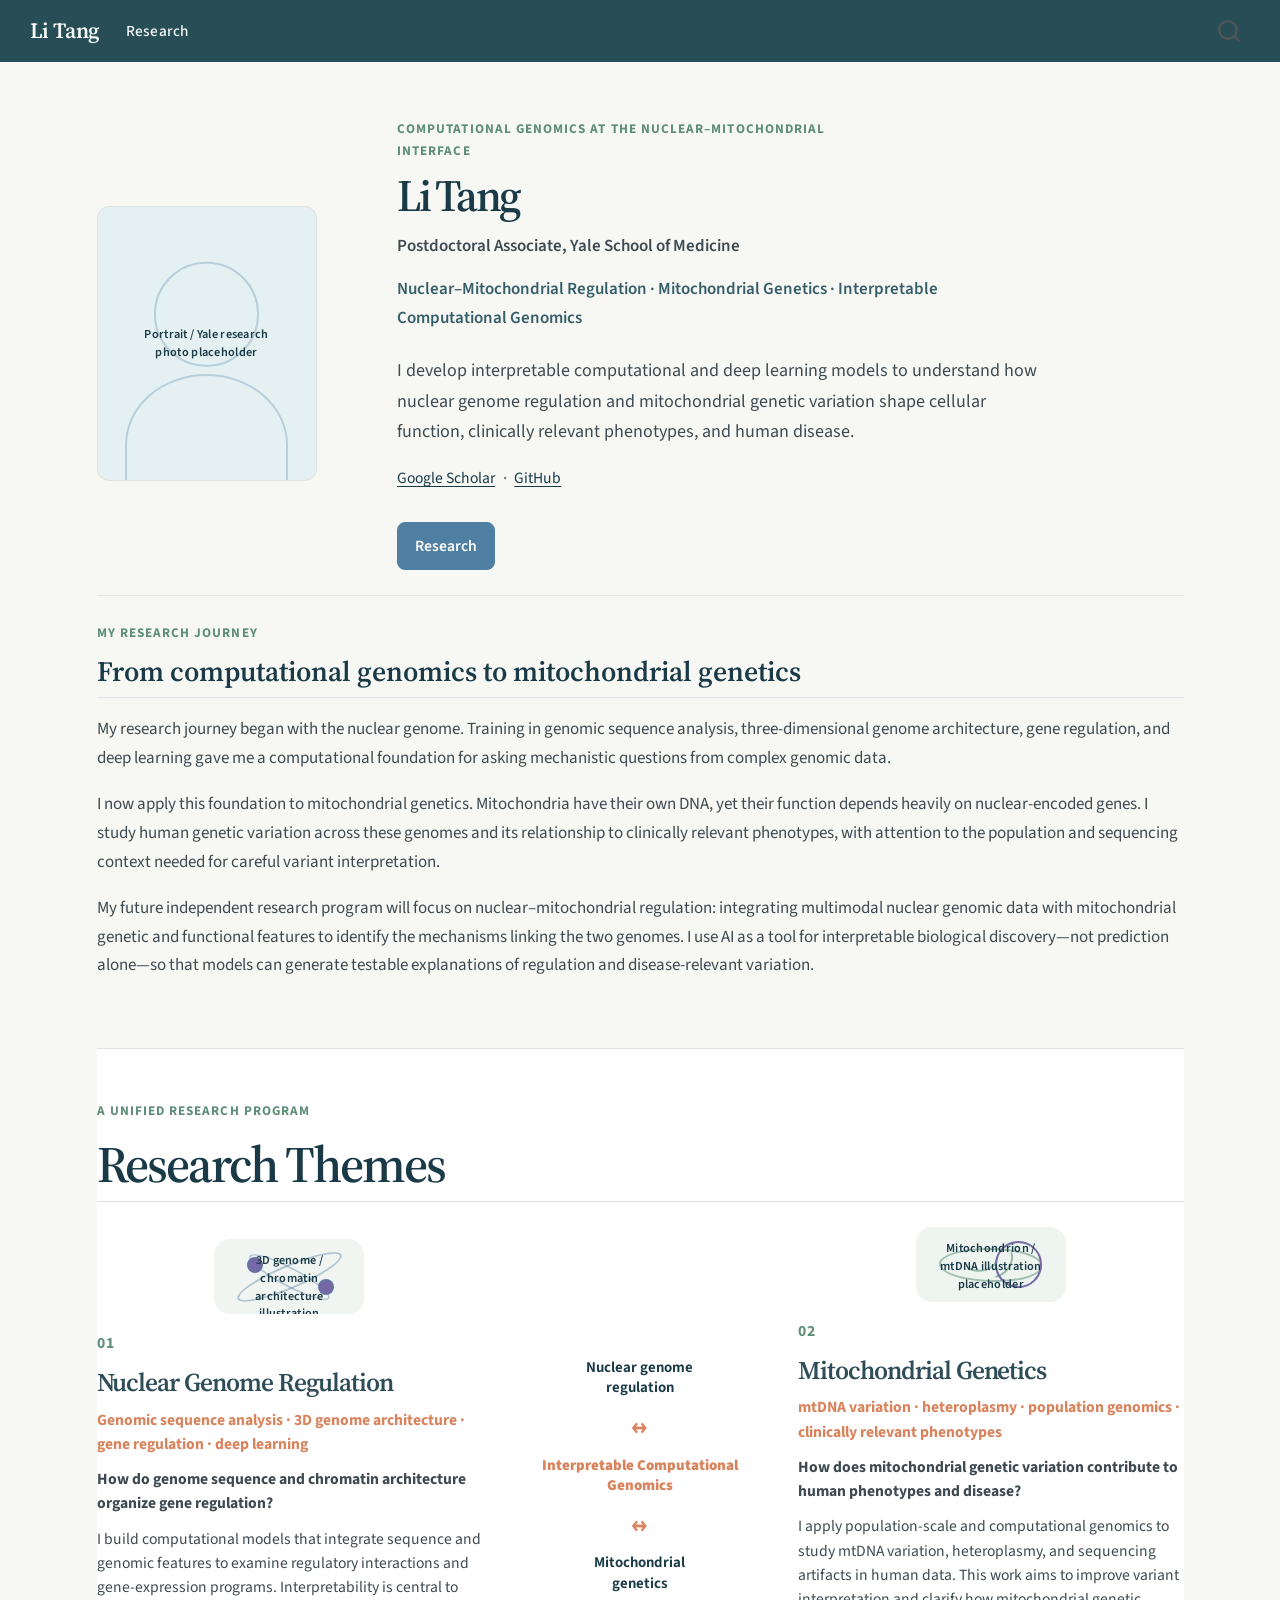
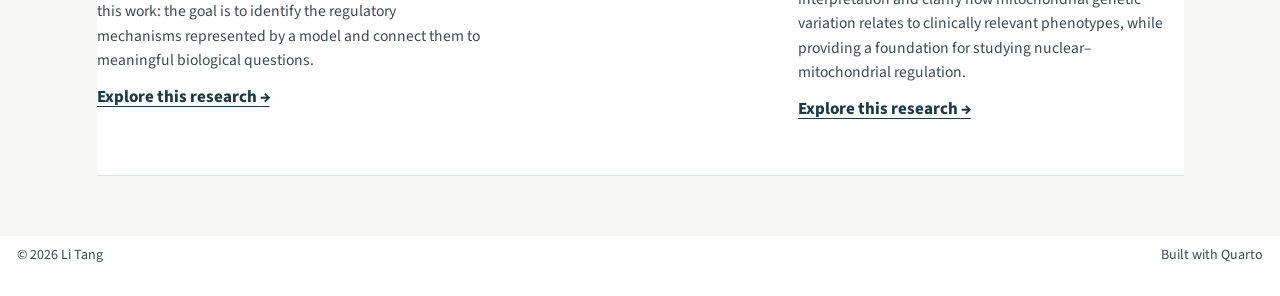
<file: docs/index.html>
<!DOCTYPE html>
<html xmlns="http://www.w3.org/1999/xhtml" lang="en" xml:lang="en"><head>

<meta charset="utf-8">
<meta name="generator" content="quarto-1.9.38">

<meta name="viewport" content="width=device-width, initial-scale=1.0, user-scalable=yes">


<title>Li Tang</title>
<style>
/* Default styles provided by pandoc.
** See https://pandoc.org/MANUAL.html#variables-for-html for config info.
*/
code{white-space: pre-wrap;}
span.smallcaps{font-variant: small-caps;}
div.columns{display: flex; gap: min(4vw, 1.5em);}
div.column{flex: auto; overflow-x: auto;}
div.hanging-indent{margin-left: 1.5em; text-indent: -1.5em;}
ul.task-list{list-style: none;}
ul.task-list li input[type="checkbox"] {
  width: 0.8em;
  margin: 0 0.8em 0.2em -1em; /* quarto-specific, see https://github.com/quarto-dev/quarto-cli/issues/4556 */ 
  vertical-align: middle;
}
</style>


<script src="site_libs/quarto-nav/quarto-nav.js"></script>
<script src="site_libs/quarto-nav/headroom.min.js"></script>
<script src="site_libs/clipboard/clipboard.min.js"></script>
<script src="site_libs/quarto-search/autocomplete.umd.js"></script>
<script src="site_libs/quarto-search/fuse.min.js"></script>
<script src="site_libs/quarto-search/quarto-search.js"></script>
<meta name="quarto:offset" content="./">
<script src="site_libs/quarto-html/quarto.js" type="module"></script>
<script src="site_libs/quarto-html/tabsets/tabsets.js" type="module"></script>
<script src="site_libs/quarto-html/popper.min.js"></script>
<script src="site_libs/quarto-html/tippy.umd.min.js"></script>
<script src="site_libs/quarto-html/anchor.min.js"></script>
<link href="site_libs/quarto-html/tippy.css" rel="stylesheet">
<link href="site_libs/quarto-html/quarto-syntax-highlighting-15634bcf2e68342d4ad2dfa704d543f6.css" rel="stylesheet" id="quarto-text-highlighting-styles">
<script src="site_libs/bootstrap/bootstrap.min.js"></script>
<link href="site_libs/bootstrap/bootstrap-icons.css" rel="stylesheet">
<link href="site_libs/bootstrap/bootstrap-c98d9d0b3b0a085d3ddf71e6e91476d8.min.css" rel="stylesheet" append-hash="true" id="quarto-bootstrap" data-mode="light">
<script id="quarto-search-options" type="application/json">{
  "location": "navbar",
  "copy-button": false,
  "collapse-after": 3,
  "panel-placement": "end",
  "type": "overlay",
  "limit": 50,
  "keyboard-shortcut": [
    "f",
    "/",
    "s"
  ],
  "show-item-context": false,
  "language": {
    "search-no-results-text": "No results",
    "search-matching-documents-text": "matching documents",
    "search-copy-link-title": "Copy link to search",
    "search-hide-matches-text": "Hide additional matches",
    "search-more-match-text": "more match in this document",
    "search-more-matches-text": "more matches in this document",
    "search-clear-button-title": "Clear",
    "search-text-placeholder": "",
    "search-detached-cancel-button-title": "Cancel",
    "search-submit-button-title": "Submit",
    "search-label": "Search"
  }
}</script>


<link rel="stylesheet" href="styles.css">
</head>

<body class="nav-fixed quarto-light">

<div id="quarto-search-results"></div>
  <header id="quarto-header" class="headroom fixed-top">
    <nav class="navbar navbar-expand-lg " data-bs-theme="dark">
      <div class="navbar-container container-fluid">
      <div class="navbar-brand-container mx-auto">
    <a class="navbar-brand" href="./index.html">
    <span class="navbar-title">Li Tang</span>
    </a>
  </div>
            <div id="quarto-search" class="" title="Search"></div>
          <button class="navbar-toggler" type="button" data-bs-toggle="collapse" data-bs-target="#navbarCollapse" aria-controls="navbarCollapse" role="menu" aria-expanded="false" aria-label="Toggle navigation" onclick="if (window.quartoToggleHeadroom) { window.quartoToggleHeadroom(); }">
  <span class="navbar-toggler-icon"></span>
</button>
          <div class="collapse navbar-collapse" id="navbarCollapse">
            <ul class="navbar-nav navbar-nav-scroll me-auto">
  <li class="nav-item">
    <a class="nav-link" href="./research.html"> 
<span class="menu-text">Research</span></a>
  </li>  
</ul>
          </div> <!-- /navcollapse -->
            <div class="quarto-navbar-tools">
</div>
      </div> <!-- /container-fluid -->
    </nav>
</header>
<!-- content -->
<div id="quarto-content" class="quarto-container page-columns page-rows-contents page-layout-full page-navbar">
<!-- sidebar -->
<!-- margin-sidebar -->
    
<!-- main -->
<main class="content column-page" id="quarto-document-content"><header id="title-block-header" class="quarto-title-block"></header>




<div class="homepage">

<!-- TODO: Replace with final portrait. -->
<section class="home-section hero-section" aria-labelledby="home-title">
  <div class="hero-grid">
    <div class="image-placeholder portrait-placeholder" role="img" aria-label="Portrait or Yale research photo placeholder">
      <span>Portrait / Yale research photo placeholder</span>
    </div>
    <div class="hero-copy">
      <p class="eyebrow">Computational Genomics at the Nuclear–Mitochondrial Interface</p>
      <h1 id="home-title">Li Tang</h1>
      <p class="position-placeholder">Postdoctoral Associate, Yale School of Medicine</p>
      <p class="research-identity">Nuclear–Mitochondrial Regulation <span aria-hidden="true">·</span> Mitochondrial Genetics <span aria-hidden="true">·</span> Interpretable Computational Genomics</p>
      <p class="hero-introduction">I develop interpretable computational and deep learning models to understand how nuclear genome regulation and mitochondrial genetic variation shape cellular function, clinically relevant phenotypes, and human disease.</p>
      <p class="profile-links" aria-label="Academic profiles"><a href="https://scholar.google.com/citations?user=3zkQ6d0AAAAJ">Google Scholar</a><span aria-hidden="true">·</span><a href="https://github.com/LiTang1013">GitHub</a></p>
      <div class="button-row" aria-label="Primary site links">
        <a class="custom-button" href="research.html">Research</a>
      </div>
    </div>
  </div>

  <div class="intro-section compact-intro" aria-labelledby="about-work-title">
    <div class="narrow-copy">
      <p class="eyebrow">My Research Journey</p>
      <h2 id="about-work-title" class="anchored">From computational genomics to mitochondrial genetics</h2>
      <p>My research journey began with the nuclear genome. Training in genomic sequence analysis, three-dimensional genome architecture, gene regulation, and deep learning gave me a computational foundation for asking mechanistic questions from complex genomic data.</p>

      <p>I now apply this foundation to mitochondrial genetics. Mitochondria have their own DNA, yet their function depends heavily on nuclear-encoded genes. I study human genetic variation across these genomes and its relationship to clinically relevant phenotypes, with attention to the population and sequencing context needed for careful variant interpretation.</p>

      <p>My future independent research program will focus on nuclear–mitochondrial regulation: integrating multimodal nuclear genomic data with mitochondrial genetic and functional features to identify the mechanisms linking the two genomes. I use AI as a tool for interpretable biological discovery—not prediction alone—so that models can generate testable explanations of regulation and disease-relevant variation.</p>
    </div>
  </div>
</section>

<section class="home-section themes-section" aria-labelledby="themes-title">
  <div class="section-heading">
    <p class="eyebrow">A unified research program</p>
    <h2 id="themes-title" class="anchored">Research Themes</h2>
  </div>
  <div class="research-directions">
    <article class="research-panel nuclear-panel">
      <!-- TODO: Replace with final 3D genome illustration. -->
      <div class="image-placeholder research-visual-placeholder genome-visual" role="img" aria-label="3D genome and chromatin architecture illustration placeholder">
        <span>3D genome / chromatin architecture illustration placeholder</span>
        <i class="genome-orbit orbit-one" aria-hidden="true"></i><i class="genome-orbit orbit-two" aria-hidden="true"></i><i class="genome-node node-one" aria-hidden="true"></i><i class="genome-node node-two" aria-hidden="true"></i>
      </div>
      <div class="research-copy">
        <p class="theme-number">01</p>
        <h3 class="anchored">Nuclear Genome Regulation</h3>
        <p class="theme-subtitle">Genomic sequence analysis · 3D genome architecture · gene regulation · deep learning</p>
        <p><strong>How do genome sequence and chromatin architecture organize gene regulation?</strong></p>
        <p>I build computational models that integrate sequence and genomic features to examine regulatory interactions and gene-expression programs. Interpretability is central to this work: the goal is to identify the regulatory mechanisms represented by a model and connect them to meaningful biological questions.</p>
        <a class="text-link" href="research.html#nuclear-genome-regulation-and-3d-genome-architecture">Explore this research <span aria-hidden="true">→</span></a>
      </div>
    </article>
    <div class="research-connection" aria-label="The two research directions are connected through AI and computational genomics">
      <span>Nuclear genome regulation</span><span class="connection-arrow" aria-hidden="true">↔</span><strong>Interpretable Computational Genomics</strong><span class="connection-arrow" aria-hidden="true">↔</span><span>Mitochondrial genetics</span>
    </div>
    <article class="research-panel mitochondrial-panel">
      <div class="research-copy">
        <p class="theme-number">02</p>
        <h3 class="anchored">Mitochondrial Genetics</h3>
        <p class="theme-subtitle">mtDNA variation · heteroplasmy · population genomics · clinically relevant phenotypes</p>
        <p><strong>How does mitochondrial genetic variation contribute to human phenotypes and disease?</strong></p>
        <p>I apply population-scale and computational genomics to study mtDNA variation, heteroplasmy, and sequencing artifacts in human data. This work aims to improve variant interpretation and clarify how mitochondrial genetic variation relates to clinically relevant phenotypes, while providing a foundation for studying nuclear–mitochondrial regulation.</p>
        <a class="text-link" href="research.html#mitochondrial-genetics-and-biology">Explore this research <span aria-hidden="true">→</span></a>
      </div>
      <!-- TODO: Replace with final mitochondrial illustration. -->
      <div class="image-placeholder research-visual-placeholder mitochondria-visual" role="img" aria-label="Mitochondrion and mitochondrial DNA illustration placeholder">
        <span>Mitochondrion / mtDNA illustration placeholder</span>
        <i class="mito-body" aria-hidden="true"></i><i class="mito-fold fold-one" aria-hidden="true"></i><i class="mito-fold fold-two" aria-hidden="true"></i><i class="mtdna-ring" aria-hidden="true"></i>
      </div>
    </article>
  </div>
</section>

</div>



</main> <!-- /main -->
<script id="quarto-html-after-body" type="application/javascript">
  window.document.addEventListener("DOMContentLoaded", function (event) {
    const icon = "";
    const anchorJS = new window.AnchorJS();
    anchorJS.options = {
      placement: 'right',
      icon: icon
    };
    anchorJS.add('.anchored');
    const isCodeAnnotation = (el) => {
      for (const clz of el.classList) {
        if (clz.startsWith('code-annotation-')) {                     
          return true;
        }
      }
      return false;
    }
    const onCopySuccess = function(e) {
      // button target
      const button = e.trigger;
      // don't keep focus
      button.blur();
      // flash "checked"
      button.classList.add('code-copy-button-checked');
      var currentTitle = button.getAttribute("title");
      button.setAttribute("title", "Copied!");
      let tooltip;
      if (window.bootstrap) {
        button.setAttribute("data-bs-toggle", "tooltip");
        button.setAttribute("data-bs-placement", "left");
        button.setAttribute("data-bs-title", "Copied!");
        tooltip = new bootstrap.Tooltip(button, 
          { trigger: "manual", 
            customClass: "code-copy-button-tooltip",
            offset: [0, -8]});
        tooltip.show();    
      }
      setTimeout(function() {
        if (tooltip) {
          tooltip.hide();
          button.removeAttribute("data-bs-title");
          button.removeAttribute("data-bs-toggle");
          button.removeAttribute("data-bs-placement");
        }
        button.setAttribute("title", currentTitle);
        button.classList.remove('code-copy-button-checked');
      }, 1000);
      // clear code selection
      e.clearSelection();
    }
    const getTextToCopy = function(trigger) {
      const outerScaffold = trigger.parentElement.cloneNode(true);
      const codeEl = outerScaffold.querySelector('code');
      for (const childEl of codeEl.children) {
        if (isCodeAnnotation(childEl)) {
          childEl.remove();
        }
      }
      return codeEl.innerText;
    }
    const clipboard = new window.ClipboardJS('.code-copy-button:not([data-in-quarto-modal])', {
      text: getTextToCopy
    });
    clipboard.on('success', onCopySuccess);
    if (window.document.getElementById('quarto-embedded-source-code-modal')) {
      const clipboardModal = new window.ClipboardJS('.code-copy-button[data-in-quarto-modal]', {
        text: getTextToCopy,
        container: window.document.getElementById('quarto-embedded-source-code-modal')
      });
      clipboardModal.on('success', onCopySuccess);
    }
      var localhostRegex = new RegExp(/^(?:http|https):\/\/localhost\:?[0-9]*\//);
      var mailtoRegex = new RegExp(/^mailto:/);
        var filterRegex = new RegExp('/' + window.location.host + '/');
      var isInternal = (href) => {
          return filterRegex.test(href) || localhostRegex.test(href) || mailtoRegex.test(href);
      }
      // Inspect non-navigation links and adorn them if external
     var links = window.document.querySelectorAll('a[href]:not(.nav-link):not(.navbar-brand):not(.toc-action):not(.sidebar-link):not(.sidebar-item-toggle):not(.pagination-link):not(.no-external):not([aria-hidden]):not(.dropdown-item):not(.quarto-navigation-tool):not(.about-link)');
      for (var i=0; i<links.length; i++) {
        const link = links[i];
        if (!isInternal(link.href)) {
          // undo the damage that might have been done by quarto-nav.js in the case of
          // links that we want to consider external
          if (link.dataset.originalHref !== undefined) {
            link.href = link.dataset.originalHref;
          }
        }
      }
    function tippyHover(el, contentFn, onTriggerFn, onUntriggerFn) {
      const config = {
        allowHTML: true,
        maxWidth: 500,
        delay: 100,
        arrow: false,
        appendTo: function(el) {
            return el.parentElement;
        },
        interactive: true,
        interactiveBorder: 10,
        theme: 'quarto',
        placement: 'bottom-start',
      };
      if (contentFn) {
        config.content = contentFn;
      }
      if (onTriggerFn) {
        config.onTrigger = onTriggerFn;
      }
      if (onUntriggerFn) {
        config.onUntrigger = onUntriggerFn;
      }
      window.tippy(el, config); 
    }
    const noterefs = window.document.querySelectorAll('a[role="doc-noteref"]');
    for (var i=0; i<noterefs.length; i++) {
      const ref = noterefs[i];
      tippyHover(ref, function() {
        // use id or data attribute instead here
        let href = ref.getAttribute('data-footnote-href') || ref.getAttribute('href');
        try { href = new URL(href).hash; } catch {}
        const id = href.replace(/^#\/?/, "");
        const note = window.document.getElementById(id);
        if (note) {
          return note.innerHTML;
        } else {
          return "";
        }
      });
    }
    const xrefs = window.document.querySelectorAll('a.quarto-xref');
    const processXRef = (id, note) => {
      // Strip column container classes
      const stripColumnClz = (el) => {
        el.classList.remove("page-full", "page-columns");
        if (el.children) {
          for (const child of el.children) {
            stripColumnClz(child);
          }
        }
      }
      stripColumnClz(note)
      if (id === null || id.startsWith('sec-')) {
        // Special case sections, only their first couple elements
        const container = document.createElement("div");
        if (note.children && note.children.length > 2) {
          container.appendChild(note.children[0].cloneNode(true));
          for (let i = 1; i < note.children.length; i++) {
            const child = note.children[i];
            if (child.tagName === "P" && child.innerText === "") {
              continue;
            } else {
              container.appendChild(child.cloneNode(true));
              break;
            }
          }
          if (window.Quarto?.typesetMath) {
            window.Quarto.typesetMath(container);
          }
          return container.innerHTML
        } else {
          if (window.Quarto?.typesetMath) {
            window.Quarto.typesetMath(note);
          }
          return note.innerHTML;
        }
      } else {
        // Remove any anchor links if they are present
        const anchorLink = note.querySelector('a.anchorjs-link');
        if (anchorLink) {
          anchorLink.remove();
        }
        if (window.Quarto?.typesetMath) {
          window.Quarto.typesetMath(note);
        }
        if (note.classList.contains("callout")) {
          return note.outerHTML;
        } else {
          return note.innerHTML;
        }
      }
    }
    for (var i=0; i<xrefs.length; i++) {
      const xref = xrefs[i];
      tippyHover(xref, undefined, function(instance) {
        instance.disable();
        let url = xref.getAttribute('href');
        let hash = undefined; 
        if (url.startsWith('#')) {
          hash = url;
        } else {
          try { hash = new URL(url).hash; } catch {}
        }
        if (hash) {
          const id = hash.replace(/^#\/?/, "");
          const note = window.document.getElementById(id);
          if (note !== null) {
            try {
              const html = processXRef(id, note.cloneNode(true));
              instance.setContent(html);
            } finally {
              instance.enable();
              instance.show();
            }
          } else {
            // See if we can fetch this
            fetch(url.split('#')[0])
            .then(res => res.text())
            .then(html => {
              const parser = new DOMParser();
              const htmlDoc = parser.parseFromString(html, "text/html");
              const note = htmlDoc.getElementById(id);
              if (note !== null) {
                const html = processXRef(id, note);
                instance.setContent(html);
              } 
            }).finally(() => {
              instance.enable();
              instance.show();
            });
          }
        } else {
          // See if we can fetch a full url (with no hash to target)
          // This is a special case and we should probably do some content thinning / targeting
          fetch(url)
          .then(res => res.text())
          .then(html => {
            const parser = new DOMParser();
            const htmlDoc = parser.parseFromString(html, "text/html");
            const note = htmlDoc.querySelector('main.content');
            if (note !== null) {
              // This should only happen for chapter cross references
              // (since there is no id in the URL)
              // remove the first header
              if (note.children.length > 0 && note.children[0].tagName === "HEADER") {
                note.children[0].remove();
              }
              const html = processXRef(null, note);
              instance.setContent(html);
            } 
          }).finally(() => {
            instance.enable();
            instance.show();
          });
        }
      }, function(instance) {
      });
    }
        let selectedAnnoteEl;
        const selectorForAnnotation = ( cell, annotation) => {
          let cellAttr = 'data-code-cell="' + cell + '"';
          let lineAttr = 'data-code-annotation="' +  annotation + '"';
          const selector = 'span[' + cellAttr + '][' + lineAttr + ']';
          return selector;
        }
        const selectCodeLines = (annoteEl) => {
          const doc = window.document;
          const targetCell = annoteEl.getAttribute("data-target-cell");
          const targetAnnotation = annoteEl.getAttribute("data-target-annotation");
          const annoteSpan = window.document.querySelector(selectorForAnnotation(targetCell, targetAnnotation));
          const lines = annoteSpan.getAttribute("data-code-lines").split(",");
          const lineIds = lines.map((line) => {
            return targetCell + "-" + line;
          })
          let top = null;
          let height = null;
          let parent = null;
          if (lineIds.length > 0) {
              //compute the position of the single el (top and bottom and make a div)
              const el = window.document.getElementById(lineIds[0]);
              top = el.offsetTop;
              height = el.offsetHeight;
              parent = el.parentElement.parentElement;
            if (lineIds.length > 1) {
              const lastEl = window.document.getElementById(lineIds[lineIds.length - 1]);
              const bottom = lastEl.offsetTop + lastEl.offsetHeight;
              height = bottom - top;
            }
            if (top !== null && height !== null && parent !== null) {
              // cook up a div (if necessary) and position it 
              let div = window.document.getElementById("code-annotation-line-highlight");
              if (div === null) {
                div = window.document.createElement("div");
                div.setAttribute("id", "code-annotation-line-highlight");
                div.style.position = 'absolute';
                parent.appendChild(div);
              }
              div.style.top = top - 2 + "px";
              div.style.height = height + 4 + "px";
              div.style.left = 0;
              let gutterDiv = window.document.getElementById("code-annotation-line-highlight-gutter");
              if (gutterDiv === null) {
                gutterDiv = window.document.createElement("div");
                gutterDiv.setAttribute("id", "code-annotation-line-highlight-gutter");
                gutterDiv.style.position = 'absolute';
                const codeCell = window.document.getElementById(targetCell);
                const gutter = codeCell.querySelector('.code-annotation-gutter');
                gutter.appendChild(gutterDiv);
              }
              gutterDiv.style.top = top - 2 + "px";
              gutterDiv.style.height = height + 4 + "px";
            }
            selectedAnnoteEl = annoteEl;
          }
        };
        const unselectCodeLines = () => {
          const elementsIds = ["code-annotation-line-highlight", "code-annotation-line-highlight-gutter"];
          elementsIds.forEach((elId) => {
            const div = window.document.getElementById(elId);
            if (div) {
              div.remove();
            }
          });
          selectedAnnoteEl = undefined;
        };
          // Handle positioning of the toggle
      window.addEventListener(
        "resize",
        throttle(() => {
          elRect = undefined;
          if (selectedAnnoteEl) {
            selectCodeLines(selectedAnnoteEl);
          }
        }, 10)
      );
      function throttle(fn, ms) {
      let throttle = false;
      let timer;
        return (...args) => {
          if(!throttle) { // first call gets through
              fn.apply(this, args);
              throttle = true;
          } else { // all the others get throttled
              if(timer) clearTimeout(timer); // cancel #2
              timer = setTimeout(() => {
                fn.apply(this, args);
                timer = throttle = false;
              }, ms);
          }
        };
      }
        // Attach click handler to the DT
        const annoteDls = window.document.querySelectorAll('dt[data-target-cell]');
        for (const annoteDlNode of annoteDls) {
          annoteDlNode.addEventListener('click', (event) => {
            const clickedEl = event.target;
            if (clickedEl !== selectedAnnoteEl) {
              unselectCodeLines();
              const activeEl = window.document.querySelector('dt[data-target-cell].code-annotation-active');
              if (activeEl) {
                activeEl.classList.remove('code-annotation-active');
              }
              selectCodeLines(clickedEl);
              clickedEl.classList.add('code-annotation-active');
            } else {
              // Unselect the line
              unselectCodeLines();
              clickedEl.classList.remove('code-annotation-active');
            }
          });
        }
    const findCites = (el) => {
      const parentEl = el.parentElement;
      if (parentEl) {
        const cites = parentEl.dataset.cites;
        if (cites) {
          return {
            el,
            cites: cites.split(' ')
          };
        } else {
          return findCites(el.parentElement)
        }
      } else {
        return undefined;
      }
    };
    var bibliorefs = window.document.querySelectorAll('a[role="doc-biblioref"]');
    for (var i=0; i<bibliorefs.length; i++) {
      const ref = bibliorefs[i];
      const citeInfo = findCites(ref);
      if (citeInfo) {
        tippyHover(citeInfo.el, function() {
          var popup = window.document.createElement('div');
          citeInfo.cites.forEach(function(cite) {
            var citeDiv = window.document.createElement('div');
            citeDiv.classList.add('hanging-indent');
            citeDiv.classList.add('csl-entry');
            var biblioDiv = window.document.getElementById('ref-' + cite);
            if (biblioDiv) {
              citeDiv.innerHTML = biblioDiv.innerHTML;
            }
            popup.appendChild(citeDiv);
          });
          return popup.innerHTML;
        });
      }
    }
  });
  </script>
</div> <!-- /content -->
<footer class="footer">
  <div class="nav-footer">
    <div class="nav-footer-left">
<p>© 2026 Li Tang</p>
</div>   
    <div class="nav-footer-center">
      &nbsp;
    </div>
    <div class="nav-footer-right">
<p>Built with Quarto</p>
</div>
  </div>
</footer>




</body></html>
</file>
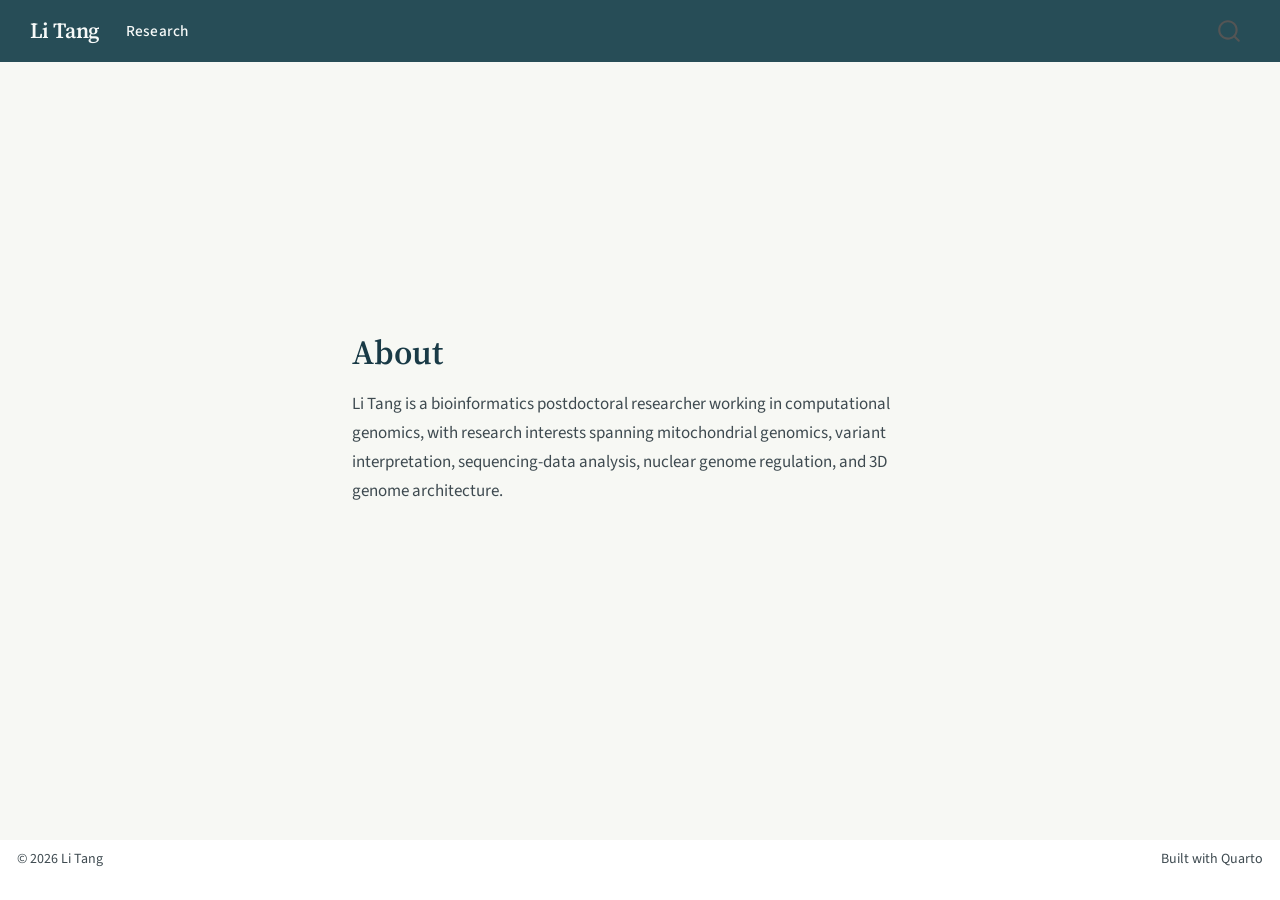
<file: docs/about.html>
<!DOCTYPE html>
<html xmlns="http://www.w3.org/1999/xhtml" lang="en" xml:lang="en"><head>

<meta charset="utf-8">
<meta name="generator" content="quarto-1.9.38">

<meta name="viewport" content="width=device-width, initial-scale=1.0, user-scalable=yes">


<title>About – Li Tang</title>
<style>
/* Default styles provided by pandoc.
** See https://pandoc.org/MANUAL.html#variables-for-html for config info.
*/
code{white-space: pre-wrap;}
span.smallcaps{font-variant: small-caps;}
div.columns{display: flex; gap: min(4vw, 1.5em);}
div.column{flex: auto; overflow-x: auto;}
div.hanging-indent{margin-left: 1.5em; text-indent: -1.5em;}
ul.task-list{list-style: none;}
ul.task-list li input[type="checkbox"] {
  width: 0.8em;
  margin: 0 0.8em 0.2em -1em; /* quarto-specific, see https://github.com/quarto-dev/quarto-cli/issues/4556 */ 
  vertical-align: middle;
}
</style>


<script src="site_libs/quarto-nav/quarto-nav.js"></script>
<script src="site_libs/quarto-nav/headroom.min.js"></script>
<script src="site_libs/clipboard/clipboard.min.js"></script>
<script src="site_libs/quarto-search/autocomplete.umd.js"></script>
<script src="site_libs/quarto-search/fuse.min.js"></script>
<script src="site_libs/quarto-search/quarto-search.js"></script>
<meta name="quarto:offset" content="./">
<script src="site_libs/quarto-html/quarto.js" type="module"></script>
<script src="site_libs/quarto-html/tabsets/tabsets.js" type="module"></script>
<script src="site_libs/quarto-html/popper.min.js"></script>
<script src="site_libs/quarto-html/tippy.umd.min.js"></script>
<script src="site_libs/quarto-html/anchor.min.js"></script>
<link href="site_libs/quarto-html/tippy.css" rel="stylesheet">
<link href="site_libs/quarto-html/quarto-syntax-highlighting-15634bcf2e68342d4ad2dfa704d543f6.css" rel="stylesheet" id="quarto-text-highlighting-styles">
<script src="site_libs/bootstrap/bootstrap.min.js"></script>
<link href="site_libs/bootstrap/bootstrap-icons.css" rel="stylesheet">
<link href="site_libs/bootstrap/bootstrap-c98d9d0b3b0a085d3ddf71e6e91476d8.min.css" rel="stylesheet" append-hash="true" id="quarto-bootstrap" data-mode="light">
<script id="quarto-search-options" type="application/json">{
  "location": "navbar",
  "copy-button": false,
  "collapse-after": 3,
  "panel-placement": "end",
  "type": "overlay",
  "limit": 50,
  "keyboard-shortcut": [
    "f",
    "/",
    "s"
  ],
  "show-item-context": false,
  "language": {
    "search-no-results-text": "No results",
    "search-matching-documents-text": "matching documents",
    "search-copy-link-title": "Copy link to search",
    "search-hide-matches-text": "Hide additional matches",
    "search-more-match-text": "more match in this document",
    "search-more-matches-text": "more matches in this document",
    "search-clear-button-title": "Clear",
    "search-text-placeholder": "",
    "search-detached-cancel-button-title": "Cancel",
    "search-submit-button-title": "Submit",
    "search-label": "Search"
  }
}</script>


<link rel="stylesheet" href="styles.css">
</head>

<body class="nav-fixed quarto-light">

<div id="quarto-search-results"></div>
  <header id="quarto-header" class="headroom fixed-top">
    <nav class="navbar navbar-expand-lg " data-bs-theme="dark">
      <div class="navbar-container container-fluid">
      <div class="navbar-brand-container mx-auto">
    <a class="navbar-brand" href="./index.html">
    <span class="navbar-title">Li Tang</span>
    </a>
  </div>
            <div id="quarto-search" class="" title="Search"></div>
          <button class="navbar-toggler" type="button" data-bs-toggle="collapse" data-bs-target="#navbarCollapse" aria-controls="navbarCollapse" role="menu" aria-expanded="false" aria-label="Toggle navigation" onclick="if (window.quartoToggleHeadroom) { window.quartoToggleHeadroom(); }">
  <span class="navbar-toggler-icon"></span>
</button>
          <div class="collapse navbar-collapse" id="navbarCollapse">
            <ul class="navbar-nav navbar-nav-scroll me-auto">
  <li class="nav-item">
    <a class="nav-link" href="./research.html"> 
<span class="menu-text">Research</span></a>
  </li>  
</ul>
          </div> <!-- /navcollapse -->
            <div class="quarto-navbar-tools">
</div>
      </div> <!-- /container-fluid -->
    </nav>
</header>
<!-- content -->
<div id="quarto-content" class="quarto-container page-columns page-rows-contents page-layout-full page-navbar">
<!-- sidebar -->
<!-- margin-sidebar -->
    
<!-- main -->
<main class="content column-page" id="quarto-document-content">

<header id="title-block-header" class="quarto-title-block default">
<div class="quarto-title">
<h1 class="title">About</h1>
</div>



<div class="quarto-title-meta column-page">

    
  
    
  </div>
  


</header>


<p>Li Tang is a bioinformatics postdoctoral researcher working in computational genomics, with research interests spanning mitochondrial genomics, variant interpretation, sequencing-data analysis, nuclear genome regulation, and 3D genome architecture.</p>
<!-- TODO: Add verified affiliation, biography details, headshot, and external profile links when available. -->



</main> <!-- /main -->
<script id="quarto-html-after-body" type="application/javascript">
  window.document.addEventListener("DOMContentLoaded", function (event) {
    const icon = "";
    const anchorJS = new window.AnchorJS();
    anchorJS.options = {
      placement: 'right',
      icon: icon
    };
    anchorJS.add('.anchored');
    const isCodeAnnotation = (el) => {
      for (const clz of el.classList) {
        if (clz.startsWith('code-annotation-')) {                     
          return true;
        }
      }
      return false;
    }
    const onCopySuccess = function(e) {
      // button target
      const button = e.trigger;
      // don't keep focus
      button.blur();
      // flash "checked"
      button.classList.add('code-copy-button-checked');
      var currentTitle = button.getAttribute("title");
      button.setAttribute("title", "Copied!");
      let tooltip;
      if (window.bootstrap) {
        button.setAttribute("data-bs-toggle", "tooltip");
        button.setAttribute("data-bs-placement", "left");
        button.setAttribute("data-bs-title", "Copied!");
        tooltip = new bootstrap.Tooltip(button, 
          { trigger: "manual", 
            customClass: "code-copy-button-tooltip",
            offset: [0, -8]});
        tooltip.show();    
      }
      setTimeout(function() {
        if (tooltip) {
          tooltip.hide();
          button.removeAttribute("data-bs-title");
          button.removeAttribute("data-bs-toggle");
          button.removeAttribute("data-bs-placement");
        }
        button.setAttribute("title", currentTitle);
        button.classList.remove('code-copy-button-checked');
      }, 1000);
      // clear code selection
      e.clearSelection();
    }
    const getTextToCopy = function(trigger) {
      const outerScaffold = trigger.parentElement.cloneNode(true);
      const codeEl = outerScaffold.querySelector('code');
      for (const childEl of codeEl.children) {
        if (isCodeAnnotation(childEl)) {
          childEl.remove();
        }
      }
      return codeEl.innerText;
    }
    const clipboard = new window.ClipboardJS('.code-copy-button:not([data-in-quarto-modal])', {
      text: getTextToCopy
    });
    clipboard.on('success', onCopySuccess);
    if (window.document.getElementById('quarto-embedded-source-code-modal')) {
      const clipboardModal = new window.ClipboardJS('.code-copy-button[data-in-quarto-modal]', {
        text: getTextToCopy,
        container: window.document.getElementById('quarto-embedded-source-code-modal')
      });
      clipboardModal.on('success', onCopySuccess);
    }
      var localhostRegex = new RegExp(/^(?:http|https):\/\/localhost\:?[0-9]*\//);
      var mailtoRegex = new RegExp(/^mailto:/);
        var filterRegex = new RegExp('/' + window.location.host + '/');
      var isInternal = (href) => {
          return filterRegex.test(href) || localhostRegex.test(href) || mailtoRegex.test(href);
      }
      // Inspect non-navigation links and adorn them if external
     var links = window.document.querySelectorAll('a[href]:not(.nav-link):not(.navbar-brand):not(.toc-action):not(.sidebar-link):not(.sidebar-item-toggle):not(.pagination-link):not(.no-external):not([aria-hidden]):not(.dropdown-item):not(.quarto-navigation-tool):not(.about-link)');
      for (var i=0; i<links.length; i++) {
        const link = links[i];
        if (!isInternal(link.href)) {
          // undo the damage that might have been done by quarto-nav.js in the case of
          // links that we want to consider external
          if (link.dataset.originalHref !== undefined) {
            link.href = link.dataset.originalHref;
          }
        }
      }
    function tippyHover(el, contentFn, onTriggerFn, onUntriggerFn) {
      const config = {
        allowHTML: true,
        maxWidth: 500,
        delay: 100,
        arrow: false,
        appendTo: function(el) {
            return el.parentElement;
        },
        interactive: true,
        interactiveBorder: 10,
        theme: 'quarto',
        placement: 'bottom-start',
      };
      if (contentFn) {
        config.content = contentFn;
      }
      if (onTriggerFn) {
        config.onTrigger = onTriggerFn;
      }
      if (onUntriggerFn) {
        config.onUntrigger = onUntriggerFn;
      }
      window.tippy(el, config); 
    }
    const noterefs = window.document.querySelectorAll('a[role="doc-noteref"]');
    for (var i=0; i<noterefs.length; i++) {
      const ref = noterefs[i];
      tippyHover(ref, function() {
        // use id or data attribute instead here
        let href = ref.getAttribute('data-footnote-href') || ref.getAttribute('href');
        try { href = new URL(href).hash; } catch {}
        const id = href.replace(/^#\/?/, "");
        const note = window.document.getElementById(id);
        if (note) {
          return note.innerHTML;
        } else {
          return "";
        }
      });
    }
    const xrefs = window.document.querySelectorAll('a.quarto-xref');
    const processXRef = (id, note) => {
      // Strip column container classes
      const stripColumnClz = (el) => {
        el.classList.remove("page-full", "page-columns");
        if (el.children) {
          for (const child of el.children) {
            stripColumnClz(child);
          }
        }
      }
      stripColumnClz(note)
      if (id === null || id.startsWith('sec-')) {
        // Special case sections, only their first couple elements
        const container = document.createElement("div");
        if (note.children && note.children.length > 2) {
          container.appendChild(note.children[0].cloneNode(true));
          for (let i = 1; i < note.children.length; i++) {
            const child = note.children[i];
            if (child.tagName === "P" && child.innerText === "") {
              continue;
            } else {
              container.appendChild(child.cloneNode(true));
              break;
            }
          }
          if (window.Quarto?.typesetMath) {
            window.Quarto.typesetMath(container);
          }
          return container.innerHTML
        } else {
          if (window.Quarto?.typesetMath) {
            window.Quarto.typesetMath(note);
          }
          return note.innerHTML;
        }
      } else {
        // Remove any anchor links if they are present
        const anchorLink = note.querySelector('a.anchorjs-link');
        if (anchorLink) {
          anchorLink.remove();
        }
        if (window.Quarto?.typesetMath) {
          window.Quarto.typesetMath(note);
        }
        if (note.classList.contains("callout")) {
          return note.outerHTML;
        } else {
          return note.innerHTML;
        }
      }
    }
    for (var i=0; i<xrefs.length; i++) {
      const xref = xrefs[i];
      tippyHover(xref, undefined, function(instance) {
        instance.disable();
        let url = xref.getAttribute('href');
        let hash = undefined; 
        if (url.startsWith('#')) {
          hash = url;
        } else {
          try { hash = new URL(url).hash; } catch {}
        }
        if (hash) {
          const id = hash.replace(/^#\/?/, "");
          const note = window.document.getElementById(id);
          if (note !== null) {
            try {
              const html = processXRef(id, note.cloneNode(true));
              instance.setContent(html);
            } finally {
              instance.enable();
              instance.show();
            }
          } else {
            // See if we can fetch this
            fetch(url.split('#')[0])
            .then(res => res.text())
            .then(html => {
              const parser = new DOMParser();
              const htmlDoc = parser.parseFromString(html, "text/html");
              const note = htmlDoc.getElementById(id);
              if (note !== null) {
                const html = processXRef(id, note);
                instance.setContent(html);
              } 
            }).finally(() => {
              instance.enable();
              instance.show();
            });
          }
        } else {
          // See if we can fetch a full url (with no hash to target)
          // This is a special case and we should probably do some content thinning / targeting
          fetch(url)
          .then(res => res.text())
          .then(html => {
            const parser = new DOMParser();
            const htmlDoc = parser.parseFromString(html, "text/html");
            const note = htmlDoc.querySelector('main.content');
            if (note !== null) {
              // This should only happen for chapter cross references
              // (since there is no id in the URL)
              // remove the first header
              if (note.children.length > 0 && note.children[0].tagName === "HEADER") {
                note.children[0].remove();
              }
              const html = processXRef(null, note);
              instance.setContent(html);
            } 
          }).finally(() => {
            instance.enable();
            instance.show();
          });
        }
      }, function(instance) {
      });
    }
        let selectedAnnoteEl;
        const selectorForAnnotation = ( cell, annotation) => {
          let cellAttr = 'data-code-cell="' + cell + '"';
          let lineAttr = 'data-code-annotation="' +  annotation + '"';
          const selector = 'span[' + cellAttr + '][' + lineAttr + ']';
          return selector;
        }
        const selectCodeLines = (annoteEl) => {
          const doc = window.document;
          const targetCell = annoteEl.getAttribute("data-target-cell");
          const targetAnnotation = annoteEl.getAttribute("data-target-annotation");
          const annoteSpan = window.document.querySelector(selectorForAnnotation(targetCell, targetAnnotation));
          const lines = annoteSpan.getAttribute("data-code-lines").split(",");
          const lineIds = lines.map((line) => {
            return targetCell + "-" + line;
          })
          let top = null;
          let height = null;
          let parent = null;
          if (lineIds.length > 0) {
              //compute the position of the single el (top and bottom and make a div)
              const el = window.document.getElementById(lineIds[0]);
              top = el.offsetTop;
              height = el.offsetHeight;
              parent = el.parentElement.parentElement;
            if (lineIds.length > 1) {
              const lastEl = window.document.getElementById(lineIds[lineIds.length - 1]);
              const bottom = lastEl.offsetTop + lastEl.offsetHeight;
              height = bottom - top;
            }
            if (top !== null && height !== null && parent !== null) {
              // cook up a div (if necessary) and position it 
              let div = window.document.getElementById("code-annotation-line-highlight");
              if (div === null) {
                div = window.document.createElement("div");
                div.setAttribute("id", "code-annotation-line-highlight");
                div.style.position = 'absolute';
                parent.appendChild(div);
              }
              div.style.top = top - 2 + "px";
              div.style.height = height + 4 + "px";
              div.style.left = 0;
              let gutterDiv = window.document.getElementById("code-annotation-line-highlight-gutter");
              if (gutterDiv === null) {
                gutterDiv = window.document.createElement("div");
                gutterDiv.setAttribute("id", "code-annotation-line-highlight-gutter");
                gutterDiv.style.position = 'absolute';
                const codeCell = window.document.getElementById(targetCell);
                const gutter = codeCell.querySelector('.code-annotation-gutter');
                gutter.appendChild(gutterDiv);
              }
              gutterDiv.style.top = top - 2 + "px";
              gutterDiv.style.height = height + 4 + "px";
            }
            selectedAnnoteEl = annoteEl;
          }
        };
        const unselectCodeLines = () => {
          const elementsIds = ["code-annotation-line-highlight", "code-annotation-line-highlight-gutter"];
          elementsIds.forEach((elId) => {
            const div = window.document.getElementById(elId);
            if (div) {
              div.remove();
            }
          });
          selectedAnnoteEl = undefined;
        };
          // Handle positioning of the toggle
      window.addEventListener(
        "resize",
        throttle(() => {
          elRect = undefined;
          if (selectedAnnoteEl) {
            selectCodeLines(selectedAnnoteEl);
          }
        }, 10)
      );
      function throttle(fn, ms) {
      let throttle = false;
      let timer;
        return (...args) => {
          if(!throttle) { // first call gets through
              fn.apply(this, args);
              throttle = true;
          } else { // all the others get throttled
              if(timer) clearTimeout(timer); // cancel #2
              timer = setTimeout(() => {
                fn.apply(this, args);
                timer = throttle = false;
              }, ms);
          }
        };
      }
        // Attach click handler to the DT
        const annoteDls = window.document.querySelectorAll('dt[data-target-cell]');
        for (const annoteDlNode of annoteDls) {
          annoteDlNode.addEventListener('click', (event) => {
            const clickedEl = event.target;
            if (clickedEl !== selectedAnnoteEl) {
              unselectCodeLines();
              const activeEl = window.document.querySelector('dt[data-target-cell].code-annotation-active');
              if (activeEl) {
                activeEl.classList.remove('code-annotation-active');
              }
              selectCodeLines(clickedEl);
              clickedEl.classList.add('code-annotation-active');
            } else {
              // Unselect the line
              unselectCodeLines();
              clickedEl.classList.remove('code-annotation-active');
            }
          });
        }
    const findCites = (el) => {
      const parentEl = el.parentElement;
      if (parentEl) {
        const cites = parentEl.dataset.cites;
        if (cites) {
          return {
            el,
            cites: cites.split(' ')
          };
        } else {
          return findCites(el.parentElement)
        }
      } else {
        return undefined;
      }
    };
    var bibliorefs = window.document.querySelectorAll('a[role="doc-biblioref"]');
    for (var i=0; i<bibliorefs.length; i++) {
      const ref = bibliorefs[i];
      const citeInfo = findCites(ref);
      if (citeInfo) {
        tippyHover(citeInfo.el, function() {
          var popup = window.document.createElement('div');
          citeInfo.cites.forEach(function(cite) {
            var citeDiv = window.document.createElement('div');
            citeDiv.classList.add('hanging-indent');
            citeDiv.classList.add('csl-entry');
            var biblioDiv = window.document.getElementById('ref-' + cite);
            if (biblioDiv) {
              citeDiv.innerHTML = biblioDiv.innerHTML;
            }
            popup.appendChild(citeDiv);
          });
          return popup.innerHTML;
        });
      }
    }
  });
  </script>
</div> <!-- /content -->
<footer class="footer">
  <div class="nav-footer">
    <div class="nav-footer-left">
<p>© 2026 Li Tang</p>
</div>   
    <div class="nav-footer-center">
      &nbsp;
    </div>
    <div class="nav-footer-right">
<p>Built with Quarto</p>
</div>
  </div>
</footer>




</body></html>
</file>
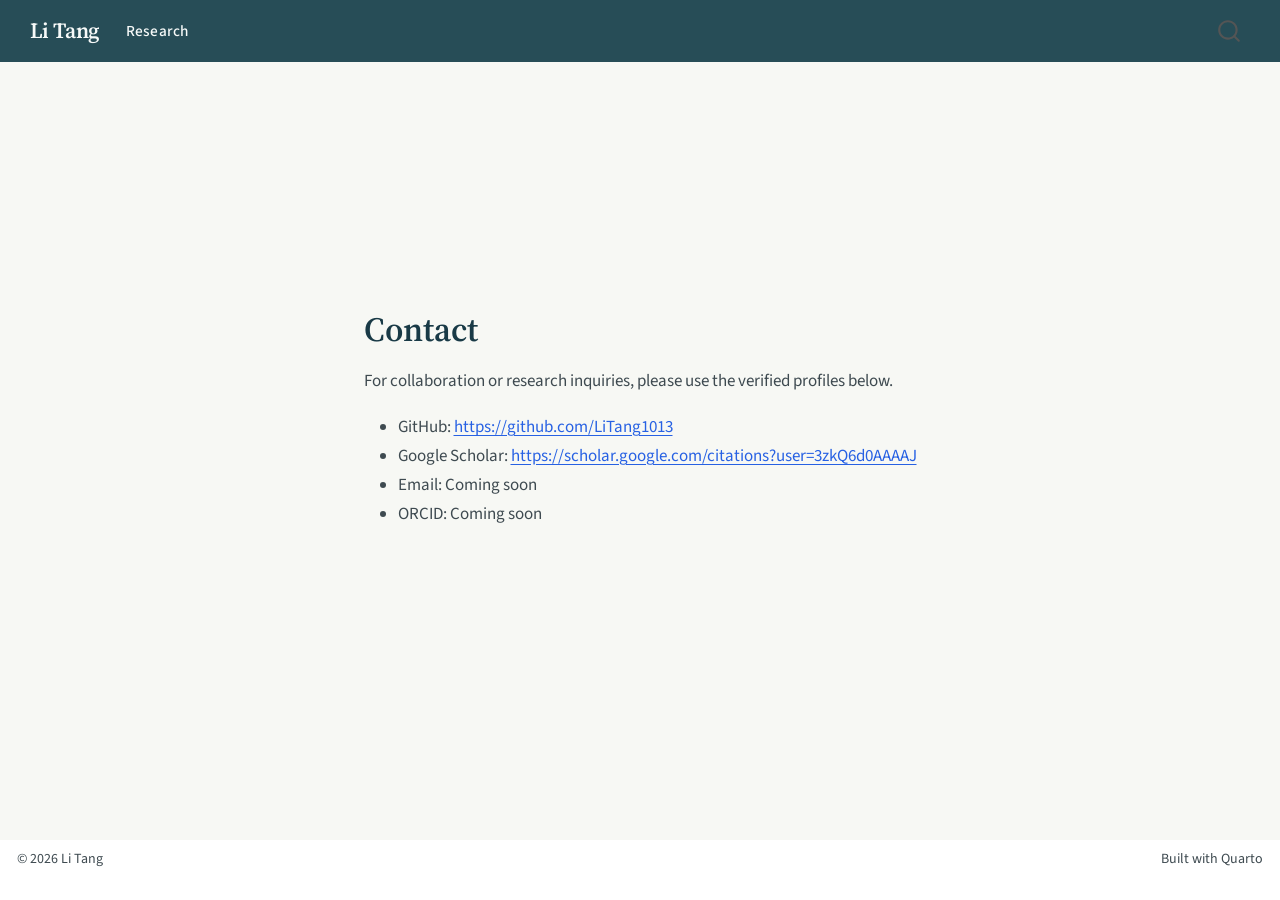
<file: docs/contact.html>
<!DOCTYPE html>
<html xmlns="http://www.w3.org/1999/xhtml" lang="en" xml:lang="en"><head>

<meta charset="utf-8">
<meta name="generator" content="quarto-1.9.38">

<meta name="viewport" content="width=device-width, initial-scale=1.0, user-scalable=yes">


<title>Contact – Li Tang</title>
<style>
/* Default styles provided by pandoc.
** See https://pandoc.org/MANUAL.html#variables-for-html for config info.
*/
code{white-space: pre-wrap;}
span.smallcaps{font-variant: small-caps;}
div.columns{display: flex; gap: min(4vw, 1.5em);}
div.column{flex: auto; overflow-x: auto;}
div.hanging-indent{margin-left: 1.5em; text-indent: -1.5em;}
ul.task-list{list-style: none;}
ul.task-list li input[type="checkbox"] {
  width: 0.8em;
  margin: 0 0.8em 0.2em -1em; /* quarto-specific, see https://github.com/quarto-dev/quarto-cli/issues/4556 */ 
  vertical-align: middle;
}
</style>


<script src="site_libs/quarto-nav/quarto-nav.js"></script>
<script src="site_libs/quarto-nav/headroom.min.js"></script>
<script src="site_libs/clipboard/clipboard.min.js"></script>
<script src="site_libs/quarto-search/autocomplete.umd.js"></script>
<script src="site_libs/quarto-search/fuse.min.js"></script>
<script src="site_libs/quarto-search/quarto-search.js"></script>
<meta name="quarto:offset" content="./">
<script src="site_libs/quarto-html/quarto.js" type="module"></script>
<script src="site_libs/quarto-html/tabsets/tabsets.js" type="module"></script>
<script src="site_libs/quarto-html/popper.min.js"></script>
<script src="site_libs/quarto-html/tippy.umd.min.js"></script>
<script src="site_libs/quarto-html/anchor.min.js"></script>
<link href="site_libs/quarto-html/tippy.css" rel="stylesheet">
<link href="site_libs/quarto-html/quarto-syntax-highlighting-15634bcf2e68342d4ad2dfa704d543f6.css" rel="stylesheet" id="quarto-text-highlighting-styles">
<script src="site_libs/bootstrap/bootstrap.min.js"></script>
<link href="site_libs/bootstrap/bootstrap-icons.css" rel="stylesheet">
<link href="site_libs/bootstrap/bootstrap-c98d9d0b3b0a085d3ddf71e6e91476d8.min.css" rel="stylesheet" append-hash="true" id="quarto-bootstrap" data-mode="light">
<script id="quarto-search-options" type="application/json">{
  "location": "navbar",
  "copy-button": false,
  "collapse-after": 3,
  "panel-placement": "end",
  "type": "overlay",
  "limit": 50,
  "keyboard-shortcut": [
    "f",
    "/",
    "s"
  ],
  "show-item-context": false,
  "language": {
    "search-no-results-text": "No results",
    "search-matching-documents-text": "matching documents",
    "search-copy-link-title": "Copy link to search",
    "search-hide-matches-text": "Hide additional matches",
    "search-more-match-text": "more match in this document",
    "search-more-matches-text": "more matches in this document",
    "search-clear-button-title": "Clear",
    "search-text-placeholder": "",
    "search-detached-cancel-button-title": "Cancel",
    "search-submit-button-title": "Submit",
    "search-label": "Search"
  }
}</script>


<link rel="stylesheet" href="styles.css">
</head>

<body class="nav-fixed quarto-light">

<div id="quarto-search-results"></div>
  <header id="quarto-header" class="headroom fixed-top">
    <nav class="navbar navbar-expand-lg " data-bs-theme="dark">
      <div class="navbar-container container-fluid">
      <div class="navbar-brand-container mx-auto">
    <a class="navbar-brand" href="./index.html">
    <span class="navbar-title">Li Tang</span>
    </a>
  </div>
            <div id="quarto-search" class="" title="Search"></div>
          <button class="navbar-toggler" type="button" data-bs-toggle="collapse" data-bs-target="#navbarCollapse" aria-controls="navbarCollapse" role="menu" aria-expanded="false" aria-label="Toggle navigation" onclick="if (window.quartoToggleHeadroom) { window.quartoToggleHeadroom(); }">
  <span class="navbar-toggler-icon"></span>
</button>
          <div class="collapse navbar-collapse" id="navbarCollapse">
            <ul class="navbar-nav navbar-nav-scroll me-auto">
  <li class="nav-item">
    <a class="nav-link" href="./research.html"> 
<span class="menu-text">Research</span></a>
  </li>  
</ul>
          </div> <!-- /navcollapse -->
            <div class="quarto-navbar-tools">
</div>
      </div> <!-- /container-fluid -->
    </nav>
</header>
<!-- content -->
<div id="quarto-content" class="quarto-container page-columns page-rows-contents page-layout-full page-navbar">
<!-- sidebar -->
<!-- margin-sidebar -->
    
<!-- main -->
<main class="content column-page" id="quarto-document-content">

<header id="title-block-header" class="quarto-title-block default">
<div class="quarto-title">
<h1 class="title">Contact</h1>
</div>



<div class="quarto-title-meta column-page">

    
  
    
  </div>
  


</header>


<p>For collaboration or research inquiries, please use the verified profiles below.</p>
<ul>
<li>GitHub: <a href="https://github.com/LiTang1013" class="uri">https://github.com/LiTang1013</a></li>
<li>Google Scholar: <a href="https://scholar.google.com/citations?user=3zkQ6d0AAAAJ" class="uri">https://scholar.google.com/citations?user=3zkQ6d0AAAAJ</a></li>
<li>Email: Coming soon</li>
<li>ORCID: Coming soon</li>
</ul>
<!-- TODO: Add verified email, ORCID, and other professional profile links when available. -->



</main> <!-- /main -->
<script id="quarto-html-after-body" type="application/javascript">
  window.document.addEventListener("DOMContentLoaded", function (event) {
    const icon = "";
    const anchorJS = new window.AnchorJS();
    anchorJS.options = {
      placement: 'right',
      icon: icon
    };
    anchorJS.add('.anchored');
    const isCodeAnnotation = (el) => {
      for (const clz of el.classList) {
        if (clz.startsWith('code-annotation-')) {                     
          return true;
        }
      }
      return false;
    }
    const onCopySuccess = function(e) {
      // button target
      const button = e.trigger;
      // don't keep focus
      button.blur();
      // flash "checked"
      button.classList.add('code-copy-button-checked');
      var currentTitle = button.getAttribute("title");
      button.setAttribute("title", "Copied!");
      let tooltip;
      if (window.bootstrap) {
        button.setAttribute("data-bs-toggle", "tooltip");
        button.setAttribute("data-bs-placement", "left");
        button.setAttribute("data-bs-title", "Copied!");
        tooltip = new bootstrap.Tooltip(button, 
          { trigger: "manual", 
            customClass: "code-copy-button-tooltip",
            offset: [0, -8]});
        tooltip.show();    
      }
      setTimeout(function() {
        if (tooltip) {
          tooltip.hide();
          button.removeAttribute("data-bs-title");
          button.removeAttribute("data-bs-toggle");
          button.removeAttribute("data-bs-placement");
        }
        button.setAttribute("title", currentTitle);
        button.classList.remove('code-copy-button-checked');
      }, 1000);
      // clear code selection
      e.clearSelection();
    }
    const getTextToCopy = function(trigger) {
      const outerScaffold = trigger.parentElement.cloneNode(true);
      const codeEl = outerScaffold.querySelector('code');
      for (const childEl of codeEl.children) {
        if (isCodeAnnotation(childEl)) {
          childEl.remove();
        }
      }
      return codeEl.innerText;
    }
    const clipboard = new window.ClipboardJS('.code-copy-button:not([data-in-quarto-modal])', {
      text: getTextToCopy
    });
    clipboard.on('success', onCopySuccess);
    if (window.document.getElementById('quarto-embedded-source-code-modal')) {
      const clipboardModal = new window.ClipboardJS('.code-copy-button[data-in-quarto-modal]', {
        text: getTextToCopy,
        container: window.document.getElementById('quarto-embedded-source-code-modal')
      });
      clipboardModal.on('success', onCopySuccess);
    }
      var localhostRegex = new RegExp(/^(?:http|https):\/\/localhost\:?[0-9]*\//);
      var mailtoRegex = new RegExp(/^mailto:/);
        var filterRegex = new RegExp('/' + window.location.host + '/');
      var isInternal = (href) => {
          return filterRegex.test(href) || localhostRegex.test(href) || mailtoRegex.test(href);
      }
      // Inspect non-navigation links and adorn them if external
     var links = window.document.querySelectorAll('a[href]:not(.nav-link):not(.navbar-brand):not(.toc-action):not(.sidebar-link):not(.sidebar-item-toggle):not(.pagination-link):not(.no-external):not([aria-hidden]):not(.dropdown-item):not(.quarto-navigation-tool):not(.about-link)');
      for (var i=0; i<links.length; i++) {
        const link = links[i];
        if (!isInternal(link.href)) {
          // undo the damage that might have been done by quarto-nav.js in the case of
          // links that we want to consider external
          if (link.dataset.originalHref !== undefined) {
            link.href = link.dataset.originalHref;
          }
        }
      }
    function tippyHover(el, contentFn, onTriggerFn, onUntriggerFn) {
      const config = {
        allowHTML: true,
        maxWidth: 500,
        delay: 100,
        arrow: false,
        appendTo: function(el) {
            return el.parentElement;
        },
        interactive: true,
        interactiveBorder: 10,
        theme: 'quarto',
        placement: 'bottom-start',
      };
      if (contentFn) {
        config.content = contentFn;
      }
      if (onTriggerFn) {
        config.onTrigger = onTriggerFn;
      }
      if (onUntriggerFn) {
        config.onUntrigger = onUntriggerFn;
      }
      window.tippy(el, config); 
    }
    const noterefs = window.document.querySelectorAll('a[role="doc-noteref"]');
    for (var i=0; i<noterefs.length; i++) {
      const ref = noterefs[i];
      tippyHover(ref, function() {
        // use id or data attribute instead here
        let href = ref.getAttribute('data-footnote-href') || ref.getAttribute('href');
        try { href = new URL(href).hash; } catch {}
        const id = href.replace(/^#\/?/, "");
        const note = window.document.getElementById(id);
        if (note) {
          return note.innerHTML;
        } else {
          return "";
        }
      });
    }
    const xrefs = window.document.querySelectorAll('a.quarto-xref');
    const processXRef = (id, note) => {
      // Strip column container classes
      const stripColumnClz = (el) => {
        el.classList.remove("page-full", "page-columns");
        if (el.children) {
          for (const child of el.children) {
            stripColumnClz(child);
          }
        }
      }
      stripColumnClz(note)
      if (id === null || id.startsWith('sec-')) {
        // Special case sections, only their first couple elements
        const container = document.createElement("div");
        if (note.children && note.children.length > 2) {
          container.appendChild(note.children[0].cloneNode(true));
          for (let i = 1; i < note.children.length; i++) {
            const child = note.children[i];
            if (child.tagName === "P" && child.innerText === "") {
              continue;
            } else {
              container.appendChild(child.cloneNode(true));
              break;
            }
          }
          if (window.Quarto?.typesetMath) {
            window.Quarto.typesetMath(container);
          }
          return container.innerHTML
        } else {
          if (window.Quarto?.typesetMath) {
            window.Quarto.typesetMath(note);
          }
          return note.innerHTML;
        }
      } else {
        // Remove any anchor links if they are present
        const anchorLink = note.querySelector('a.anchorjs-link');
        if (anchorLink) {
          anchorLink.remove();
        }
        if (window.Quarto?.typesetMath) {
          window.Quarto.typesetMath(note);
        }
        if (note.classList.contains("callout")) {
          return note.outerHTML;
        } else {
          return note.innerHTML;
        }
      }
    }
    for (var i=0; i<xrefs.length; i++) {
      const xref = xrefs[i];
      tippyHover(xref, undefined, function(instance) {
        instance.disable();
        let url = xref.getAttribute('href');
        let hash = undefined; 
        if (url.startsWith('#')) {
          hash = url;
        } else {
          try { hash = new URL(url).hash; } catch {}
        }
        if (hash) {
          const id = hash.replace(/^#\/?/, "");
          const note = window.document.getElementById(id);
          if (note !== null) {
            try {
              const html = processXRef(id, note.cloneNode(true));
              instance.setContent(html);
            } finally {
              instance.enable();
              instance.show();
            }
          } else {
            // See if we can fetch this
            fetch(url.split('#')[0])
            .then(res => res.text())
            .then(html => {
              const parser = new DOMParser();
              const htmlDoc = parser.parseFromString(html, "text/html");
              const note = htmlDoc.getElementById(id);
              if (note !== null) {
                const html = processXRef(id, note);
                instance.setContent(html);
              } 
            }).finally(() => {
              instance.enable();
              instance.show();
            });
          }
        } else {
          // See if we can fetch a full url (with no hash to target)
          // This is a special case and we should probably do some content thinning / targeting
          fetch(url)
          .then(res => res.text())
          .then(html => {
            const parser = new DOMParser();
            const htmlDoc = parser.parseFromString(html, "text/html");
            const note = htmlDoc.querySelector('main.content');
            if (note !== null) {
              // This should only happen for chapter cross references
              // (since there is no id in the URL)
              // remove the first header
              if (note.children.length > 0 && note.children[0].tagName === "HEADER") {
                note.children[0].remove();
              }
              const html = processXRef(null, note);
              instance.setContent(html);
            } 
          }).finally(() => {
            instance.enable();
            instance.show();
          });
        }
      }, function(instance) {
      });
    }
        let selectedAnnoteEl;
        const selectorForAnnotation = ( cell, annotation) => {
          let cellAttr = 'data-code-cell="' + cell + '"';
          let lineAttr = 'data-code-annotation="' +  annotation + '"';
          const selector = 'span[' + cellAttr + '][' + lineAttr + ']';
          return selector;
        }
        const selectCodeLines = (annoteEl) => {
          const doc = window.document;
          const targetCell = annoteEl.getAttribute("data-target-cell");
          const targetAnnotation = annoteEl.getAttribute("data-target-annotation");
          const annoteSpan = window.document.querySelector(selectorForAnnotation(targetCell, targetAnnotation));
          const lines = annoteSpan.getAttribute("data-code-lines").split(",");
          const lineIds = lines.map((line) => {
            return targetCell + "-" + line;
          })
          let top = null;
          let height = null;
          let parent = null;
          if (lineIds.length > 0) {
              //compute the position of the single el (top and bottom and make a div)
              const el = window.document.getElementById(lineIds[0]);
              top = el.offsetTop;
              height = el.offsetHeight;
              parent = el.parentElement.parentElement;
            if (lineIds.length > 1) {
              const lastEl = window.document.getElementById(lineIds[lineIds.length - 1]);
              const bottom = lastEl.offsetTop + lastEl.offsetHeight;
              height = bottom - top;
            }
            if (top !== null && height !== null && parent !== null) {
              // cook up a div (if necessary) and position it 
              let div = window.document.getElementById("code-annotation-line-highlight");
              if (div === null) {
                div = window.document.createElement("div");
                div.setAttribute("id", "code-annotation-line-highlight");
                div.style.position = 'absolute';
                parent.appendChild(div);
              }
              div.style.top = top - 2 + "px";
              div.style.height = height + 4 + "px";
              div.style.left = 0;
              let gutterDiv = window.document.getElementById("code-annotation-line-highlight-gutter");
              if (gutterDiv === null) {
                gutterDiv = window.document.createElement("div");
                gutterDiv.setAttribute("id", "code-annotation-line-highlight-gutter");
                gutterDiv.style.position = 'absolute';
                const codeCell = window.document.getElementById(targetCell);
                const gutter = codeCell.querySelector('.code-annotation-gutter');
                gutter.appendChild(gutterDiv);
              }
              gutterDiv.style.top = top - 2 + "px";
              gutterDiv.style.height = height + 4 + "px";
            }
            selectedAnnoteEl = annoteEl;
          }
        };
        const unselectCodeLines = () => {
          const elementsIds = ["code-annotation-line-highlight", "code-annotation-line-highlight-gutter"];
          elementsIds.forEach((elId) => {
            const div = window.document.getElementById(elId);
            if (div) {
              div.remove();
            }
          });
          selectedAnnoteEl = undefined;
        };
          // Handle positioning of the toggle
      window.addEventListener(
        "resize",
        throttle(() => {
          elRect = undefined;
          if (selectedAnnoteEl) {
            selectCodeLines(selectedAnnoteEl);
          }
        }, 10)
      );
      function throttle(fn, ms) {
      let throttle = false;
      let timer;
        return (...args) => {
          if(!throttle) { // first call gets through
              fn.apply(this, args);
              throttle = true;
          } else { // all the others get throttled
              if(timer) clearTimeout(timer); // cancel #2
              timer = setTimeout(() => {
                fn.apply(this, args);
                timer = throttle = false;
              }, ms);
          }
        };
      }
        // Attach click handler to the DT
        const annoteDls = window.document.querySelectorAll('dt[data-target-cell]');
        for (const annoteDlNode of annoteDls) {
          annoteDlNode.addEventListener('click', (event) => {
            const clickedEl = event.target;
            if (clickedEl !== selectedAnnoteEl) {
              unselectCodeLines();
              const activeEl = window.document.querySelector('dt[data-target-cell].code-annotation-active');
              if (activeEl) {
                activeEl.classList.remove('code-annotation-active');
              }
              selectCodeLines(clickedEl);
              clickedEl.classList.add('code-annotation-active');
            } else {
              // Unselect the line
              unselectCodeLines();
              clickedEl.classList.remove('code-annotation-active');
            }
          });
        }
    const findCites = (el) => {
      const parentEl = el.parentElement;
      if (parentEl) {
        const cites = parentEl.dataset.cites;
        if (cites) {
          return {
            el,
            cites: cites.split(' ')
          };
        } else {
          return findCites(el.parentElement)
        }
      } else {
        return undefined;
      }
    };
    var bibliorefs = window.document.querySelectorAll('a[role="doc-biblioref"]');
    for (var i=0; i<bibliorefs.length; i++) {
      const ref = bibliorefs[i];
      const citeInfo = findCites(ref);
      if (citeInfo) {
        tippyHover(citeInfo.el, function() {
          var popup = window.document.createElement('div');
          citeInfo.cites.forEach(function(cite) {
            var citeDiv = window.document.createElement('div');
            citeDiv.classList.add('hanging-indent');
            citeDiv.classList.add('csl-entry');
            var biblioDiv = window.document.getElementById('ref-' + cite);
            if (biblioDiv) {
              citeDiv.innerHTML = biblioDiv.innerHTML;
            }
            popup.appendChild(citeDiv);
          });
          return popup.innerHTML;
        });
      }
    }
  });
  </script>
</div> <!-- /content -->
<footer class="footer">
  <div class="nav-footer">
    <div class="nav-footer-left">
<p>© 2026 Li Tang</p>
</div>   
    <div class="nav-footer-center">
      &nbsp;
    </div>
    <div class="nav-footer-right">
<p>Built with Quarto</p>
</div>
  </div>
</footer>




</body></html>
</file>
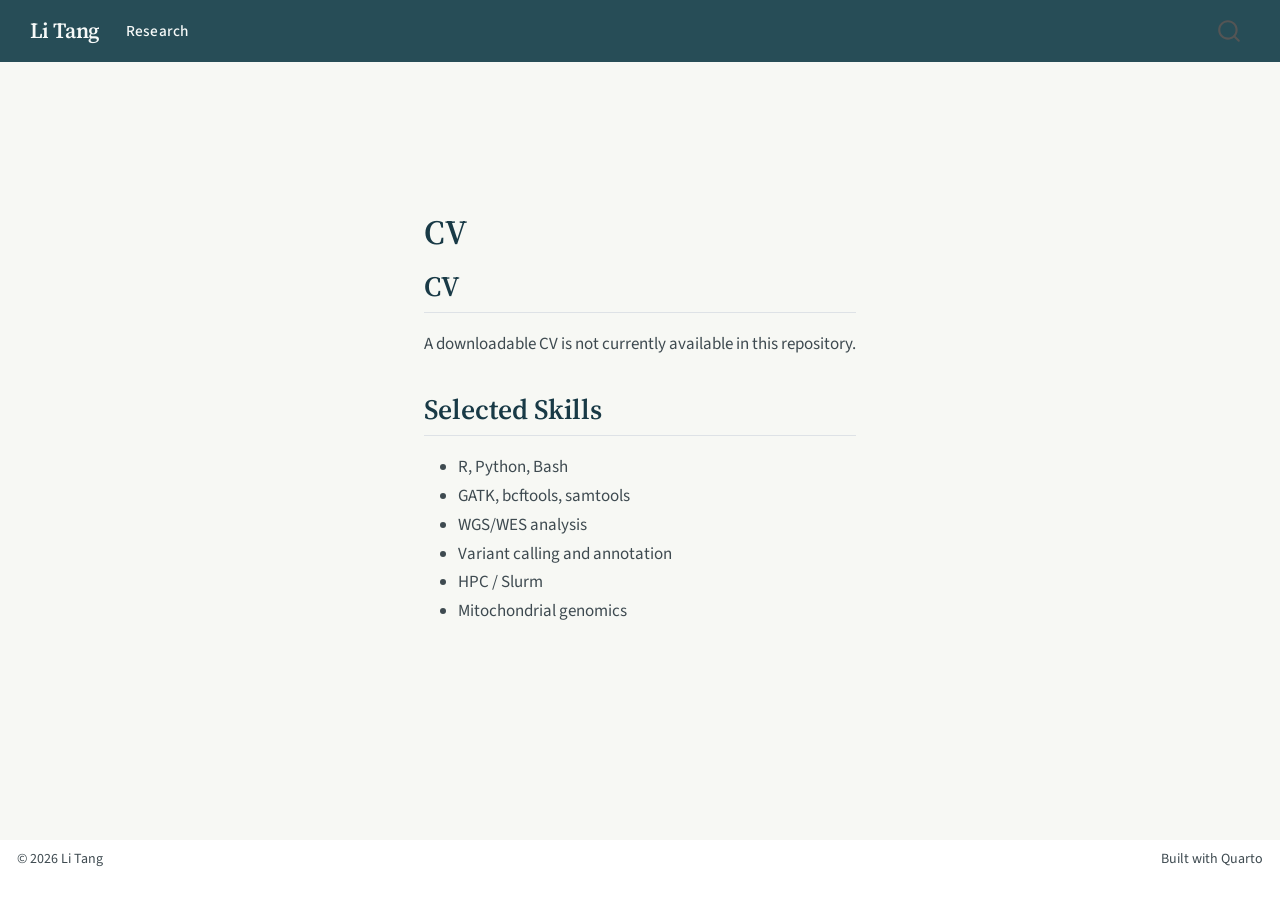
<file: docs/cv.html>
<!DOCTYPE html>
<html xmlns="http://www.w3.org/1999/xhtml" lang="en" xml:lang="en"><head>

<meta charset="utf-8">
<meta name="generator" content="quarto-1.9.38">

<meta name="viewport" content="width=device-width, initial-scale=1.0, user-scalable=yes">


<title>CV – Li Tang</title>
<style>
/* Default styles provided by pandoc.
** See https://pandoc.org/MANUAL.html#variables-for-html for config info.
*/
code{white-space: pre-wrap;}
span.smallcaps{font-variant: small-caps;}
div.columns{display: flex; gap: min(4vw, 1.5em);}
div.column{flex: auto; overflow-x: auto;}
div.hanging-indent{margin-left: 1.5em; text-indent: -1.5em;}
ul.task-list{list-style: none;}
ul.task-list li input[type="checkbox"] {
  width: 0.8em;
  margin: 0 0.8em 0.2em -1em; /* quarto-specific, see https://github.com/quarto-dev/quarto-cli/issues/4556 */ 
  vertical-align: middle;
}
</style>


<script src="site_libs/quarto-nav/quarto-nav.js"></script>
<script src="site_libs/quarto-nav/headroom.min.js"></script>
<script src="site_libs/clipboard/clipboard.min.js"></script>
<script src="site_libs/quarto-search/autocomplete.umd.js"></script>
<script src="site_libs/quarto-search/fuse.min.js"></script>
<script src="site_libs/quarto-search/quarto-search.js"></script>
<meta name="quarto:offset" content="./">
<script src="site_libs/quarto-html/quarto.js" type="module"></script>
<script src="site_libs/quarto-html/tabsets/tabsets.js" type="module"></script>
<script src="site_libs/quarto-html/popper.min.js"></script>
<script src="site_libs/quarto-html/tippy.umd.min.js"></script>
<script src="site_libs/quarto-html/anchor.min.js"></script>
<link href="site_libs/quarto-html/tippy.css" rel="stylesheet">
<link href="site_libs/quarto-html/quarto-syntax-highlighting-15634bcf2e68342d4ad2dfa704d543f6.css" rel="stylesheet" id="quarto-text-highlighting-styles">
<script src="site_libs/bootstrap/bootstrap.min.js"></script>
<link href="site_libs/bootstrap/bootstrap-icons.css" rel="stylesheet">
<link href="site_libs/bootstrap/bootstrap-c98d9d0b3b0a085d3ddf71e6e91476d8.min.css" rel="stylesheet" append-hash="true" id="quarto-bootstrap" data-mode="light">
<script id="quarto-search-options" type="application/json">{
  "location": "navbar",
  "copy-button": false,
  "collapse-after": 3,
  "panel-placement": "end",
  "type": "overlay",
  "limit": 50,
  "keyboard-shortcut": [
    "f",
    "/",
    "s"
  ],
  "show-item-context": false,
  "language": {
    "search-no-results-text": "No results",
    "search-matching-documents-text": "matching documents",
    "search-copy-link-title": "Copy link to search",
    "search-hide-matches-text": "Hide additional matches",
    "search-more-match-text": "more match in this document",
    "search-more-matches-text": "more matches in this document",
    "search-clear-button-title": "Clear",
    "search-text-placeholder": "",
    "search-detached-cancel-button-title": "Cancel",
    "search-submit-button-title": "Submit",
    "search-label": "Search"
  }
}</script>


<link rel="stylesheet" href="styles.css">
</head>

<body class="nav-fixed quarto-light">

<div id="quarto-search-results"></div>
  <header id="quarto-header" class="headroom fixed-top">
    <nav class="navbar navbar-expand-lg " data-bs-theme="dark">
      <div class="navbar-container container-fluid">
      <div class="navbar-brand-container mx-auto">
    <a class="navbar-brand" href="./index.html">
    <span class="navbar-title">Li Tang</span>
    </a>
  </div>
            <div id="quarto-search" class="" title="Search"></div>
          <button class="navbar-toggler" type="button" data-bs-toggle="collapse" data-bs-target="#navbarCollapse" aria-controls="navbarCollapse" role="menu" aria-expanded="false" aria-label="Toggle navigation" onclick="if (window.quartoToggleHeadroom) { window.quartoToggleHeadroom(); }">
  <span class="navbar-toggler-icon"></span>
</button>
          <div class="collapse navbar-collapse" id="navbarCollapse">
            <ul class="navbar-nav navbar-nav-scroll me-auto">
  <li class="nav-item">
    <a class="nav-link" href="./research.html"> 
<span class="menu-text">Research</span></a>
  </li>  
</ul>
          </div> <!-- /navcollapse -->
            <div class="quarto-navbar-tools">
</div>
      </div> <!-- /container-fluid -->
    </nav>
</header>
<!-- content -->
<div id="quarto-content" class="quarto-container page-columns page-rows-contents page-layout-full page-navbar">
<!-- sidebar -->
<!-- margin-sidebar -->
    
<!-- main -->
<main class="content column-page" id="quarto-document-content">

<header id="title-block-header" class="quarto-title-block default">
<div class="quarto-title">
<h1 class="title">CV</h1>
</div>



<div class="quarto-title-meta column-page">

    
  
    
  </div>
  


</header>


<section id="cv" class="level2">
<h2 class="anchored" data-anchor-id="cv">CV</h2>
<p>A downloadable CV is not currently available in this repository.</p>
<!-- TODO: Add a verified CV PDF under files/ and restore the download link when available. -->
</section>
<section id="selected-skills" class="level2">
<h2 class="anchored" data-anchor-id="selected-skills">Selected Skills</h2>
<ul>
<li>R, Python, Bash</li>
<li>GATK, bcftools, samtools</li>
<li>WGS/WES analysis</li>
<li>Variant calling and annotation</li>
<li>HPC / Slurm</li>
<li>Mitochondrial genomics</li>
</ul>


</section>

</main> <!-- /main -->
<script id="quarto-html-after-body" type="application/javascript">
  window.document.addEventListener("DOMContentLoaded", function (event) {
    const icon = "";
    const anchorJS = new window.AnchorJS();
    anchorJS.options = {
      placement: 'right',
      icon: icon
    };
    anchorJS.add('.anchored');
    const isCodeAnnotation = (el) => {
      for (const clz of el.classList) {
        if (clz.startsWith('code-annotation-')) {                     
          return true;
        }
      }
      return false;
    }
    const onCopySuccess = function(e) {
      // button target
      const button = e.trigger;
      // don't keep focus
      button.blur();
      // flash "checked"
      button.classList.add('code-copy-button-checked');
      var currentTitle = button.getAttribute("title");
      button.setAttribute("title", "Copied!");
      let tooltip;
      if (window.bootstrap) {
        button.setAttribute("data-bs-toggle", "tooltip");
        button.setAttribute("data-bs-placement", "left");
        button.setAttribute("data-bs-title", "Copied!");
        tooltip = new bootstrap.Tooltip(button, 
          { trigger: "manual", 
            customClass: "code-copy-button-tooltip",
            offset: [0, -8]});
        tooltip.show();    
      }
      setTimeout(function() {
        if (tooltip) {
          tooltip.hide();
          button.removeAttribute("data-bs-title");
          button.removeAttribute("data-bs-toggle");
          button.removeAttribute("data-bs-placement");
        }
        button.setAttribute("title", currentTitle);
        button.classList.remove('code-copy-button-checked');
      }, 1000);
      // clear code selection
      e.clearSelection();
    }
    const getTextToCopy = function(trigger) {
      const outerScaffold = trigger.parentElement.cloneNode(true);
      const codeEl = outerScaffold.querySelector('code');
      for (const childEl of codeEl.children) {
        if (isCodeAnnotation(childEl)) {
          childEl.remove();
        }
      }
      return codeEl.innerText;
    }
    const clipboard = new window.ClipboardJS('.code-copy-button:not([data-in-quarto-modal])', {
      text: getTextToCopy
    });
    clipboard.on('success', onCopySuccess);
    if (window.document.getElementById('quarto-embedded-source-code-modal')) {
      const clipboardModal = new window.ClipboardJS('.code-copy-button[data-in-quarto-modal]', {
        text: getTextToCopy,
        container: window.document.getElementById('quarto-embedded-source-code-modal')
      });
      clipboardModal.on('success', onCopySuccess);
    }
      var localhostRegex = new RegExp(/^(?:http|https):\/\/localhost\:?[0-9]*\//);
      var mailtoRegex = new RegExp(/^mailto:/);
        var filterRegex = new RegExp('/' + window.location.host + '/');
      var isInternal = (href) => {
          return filterRegex.test(href) || localhostRegex.test(href) || mailtoRegex.test(href);
      }
      // Inspect non-navigation links and adorn them if external
     var links = window.document.querySelectorAll('a[href]:not(.nav-link):not(.navbar-brand):not(.toc-action):not(.sidebar-link):not(.sidebar-item-toggle):not(.pagination-link):not(.no-external):not([aria-hidden]):not(.dropdown-item):not(.quarto-navigation-tool):not(.about-link)');
      for (var i=0; i<links.length; i++) {
        const link = links[i];
        if (!isInternal(link.href)) {
          // undo the damage that might have been done by quarto-nav.js in the case of
          // links that we want to consider external
          if (link.dataset.originalHref !== undefined) {
            link.href = link.dataset.originalHref;
          }
        }
      }
    function tippyHover(el, contentFn, onTriggerFn, onUntriggerFn) {
      const config = {
        allowHTML: true,
        maxWidth: 500,
        delay: 100,
        arrow: false,
        appendTo: function(el) {
            return el.parentElement;
        },
        interactive: true,
        interactiveBorder: 10,
        theme: 'quarto',
        placement: 'bottom-start',
      };
      if (contentFn) {
        config.content = contentFn;
      }
      if (onTriggerFn) {
        config.onTrigger = onTriggerFn;
      }
      if (onUntriggerFn) {
        config.onUntrigger = onUntriggerFn;
      }
      window.tippy(el, config); 
    }
    const noterefs = window.document.querySelectorAll('a[role="doc-noteref"]');
    for (var i=0; i<noterefs.length; i++) {
      const ref = noterefs[i];
      tippyHover(ref, function() {
        // use id or data attribute instead here
        let href = ref.getAttribute('data-footnote-href') || ref.getAttribute('href');
        try { href = new URL(href).hash; } catch {}
        const id = href.replace(/^#\/?/, "");
        const note = window.document.getElementById(id);
        if (note) {
          return note.innerHTML;
        } else {
          return "";
        }
      });
    }
    const xrefs = window.document.querySelectorAll('a.quarto-xref');
    const processXRef = (id, note) => {
      // Strip column container classes
      const stripColumnClz = (el) => {
        el.classList.remove("page-full", "page-columns");
        if (el.children) {
          for (const child of el.children) {
            stripColumnClz(child);
          }
        }
      }
      stripColumnClz(note)
      if (id === null || id.startsWith('sec-')) {
        // Special case sections, only their first couple elements
        const container = document.createElement("div");
        if (note.children && note.children.length > 2) {
          container.appendChild(note.children[0].cloneNode(true));
          for (let i = 1; i < note.children.length; i++) {
            const child = note.children[i];
            if (child.tagName === "P" && child.innerText === "") {
              continue;
            } else {
              container.appendChild(child.cloneNode(true));
              break;
            }
          }
          if (window.Quarto?.typesetMath) {
            window.Quarto.typesetMath(container);
          }
          return container.innerHTML
        } else {
          if (window.Quarto?.typesetMath) {
            window.Quarto.typesetMath(note);
          }
          return note.innerHTML;
        }
      } else {
        // Remove any anchor links if they are present
        const anchorLink = note.querySelector('a.anchorjs-link');
        if (anchorLink) {
          anchorLink.remove();
        }
        if (window.Quarto?.typesetMath) {
          window.Quarto.typesetMath(note);
        }
        if (note.classList.contains("callout")) {
          return note.outerHTML;
        } else {
          return note.innerHTML;
        }
      }
    }
    for (var i=0; i<xrefs.length; i++) {
      const xref = xrefs[i];
      tippyHover(xref, undefined, function(instance) {
        instance.disable();
        let url = xref.getAttribute('href');
        let hash = undefined; 
        if (url.startsWith('#')) {
          hash = url;
        } else {
          try { hash = new URL(url).hash; } catch {}
        }
        if (hash) {
          const id = hash.replace(/^#\/?/, "");
          const note = window.document.getElementById(id);
          if (note !== null) {
            try {
              const html = processXRef(id, note.cloneNode(true));
              instance.setContent(html);
            } finally {
              instance.enable();
              instance.show();
            }
          } else {
            // See if we can fetch this
            fetch(url.split('#')[0])
            .then(res => res.text())
            .then(html => {
              const parser = new DOMParser();
              const htmlDoc = parser.parseFromString(html, "text/html");
              const note = htmlDoc.getElementById(id);
              if (note !== null) {
                const html = processXRef(id, note);
                instance.setContent(html);
              } 
            }).finally(() => {
              instance.enable();
              instance.show();
            });
          }
        } else {
          // See if we can fetch a full url (with no hash to target)
          // This is a special case and we should probably do some content thinning / targeting
          fetch(url)
          .then(res => res.text())
          .then(html => {
            const parser = new DOMParser();
            const htmlDoc = parser.parseFromString(html, "text/html");
            const note = htmlDoc.querySelector('main.content');
            if (note !== null) {
              // This should only happen for chapter cross references
              // (since there is no id in the URL)
              // remove the first header
              if (note.children.length > 0 && note.children[0].tagName === "HEADER") {
                note.children[0].remove();
              }
              const html = processXRef(null, note);
              instance.setContent(html);
            } 
          }).finally(() => {
            instance.enable();
            instance.show();
          });
        }
      }, function(instance) {
      });
    }
        let selectedAnnoteEl;
        const selectorForAnnotation = ( cell, annotation) => {
          let cellAttr = 'data-code-cell="' + cell + '"';
          let lineAttr = 'data-code-annotation="' +  annotation + '"';
          const selector = 'span[' + cellAttr + '][' + lineAttr + ']';
          return selector;
        }
        const selectCodeLines = (annoteEl) => {
          const doc = window.document;
          const targetCell = annoteEl.getAttribute("data-target-cell");
          const targetAnnotation = annoteEl.getAttribute("data-target-annotation");
          const annoteSpan = window.document.querySelector(selectorForAnnotation(targetCell, targetAnnotation));
          const lines = annoteSpan.getAttribute("data-code-lines").split(",");
          const lineIds = lines.map((line) => {
            return targetCell + "-" + line;
          })
          let top = null;
          let height = null;
          let parent = null;
          if (lineIds.length > 0) {
              //compute the position of the single el (top and bottom and make a div)
              const el = window.document.getElementById(lineIds[0]);
              top = el.offsetTop;
              height = el.offsetHeight;
              parent = el.parentElement.parentElement;
            if (lineIds.length > 1) {
              const lastEl = window.document.getElementById(lineIds[lineIds.length - 1]);
              const bottom = lastEl.offsetTop + lastEl.offsetHeight;
              height = bottom - top;
            }
            if (top !== null && height !== null && parent !== null) {
              // cook up a div (if necessary) and position it 
              let div = window.document.getElementById("code-annotation-line-highlight");
              if (div === null) {
                div = window.document.createElement("div");
                div.setAttribute("id", "code-annotation-line-highlight");
                div.style.position = 'absolute';
                parent.appendChild(div);
              }
              div.style.top = top - 2 + "px";
              div.style.height = height + 4 + "px";
              div.style.left = 0;
              let gutterDiv = window.document.getElementById("code-annotation-line-highlight-gutter");
              if (gutterDiv === null) {
                gutterDiv = window.document.createElement("div");
                gutterDiv.setAttribute("id", "code-annotation-line-highlight-gutter");
                gutterDiv.style.position = 'absolute';
                const codeCell = window.document.getElementById(targetCell);
                const gutter = codeCell.querySelector('.code-annotation-gutter');
                gutter.appendChild(gutterDiv);
              }
              gutterDiv.style.top = top - 2 + "px";
              gutterDiv.style.height = height + 4 + "px";
            }
            selectedAnnoteEl = annoteEl;
          }
        };
        const unselectCodeLines = () => {
          const elementsIds = ["code-annotation-line-highlight", "code-annotation-line-highlight-gutter"];
          elementsIds.forEach((elId) => {
            const div = window.document.getElementById(elId);
            if (div) {
              div.remove();
            }
          });
          selectedAnnoteEl = undefined;
        };
          // Handle positioning of the toggle
      window.addEventListener(
        "resize",
        throttle(() => {
          elRect = undefined;
          if (selectedAnnoteEl) {
            selectCodeLines(selectedAnnoteEl);
          }
        }, 10)
      );
      function throttle(fn, ms) {
      let throttle = false;
      let timer;
        return (...args) => {
          if(!throttle) { // first call gets through
              fn.apply(this, args);
              throttle = true;
          } else { // all the others get throttled
              if(timer) clearTimeout(timer); // cancel #2
              timer = setTimeout(() => {
                fn.apply(this, args);
                timer = throttle = false;
              }, ms);
          }
        };
      }
        // Attach click handler to the DT
        const annoteDls = window.document.querySelectorAll('dt[data-target-cell]');
        for (const annoteDlNode of annoteDls) {
          annoteDlNode.addEventListener('click', (event) => {
            const clickedEl = event.target;
            if (clickedEl !== selectedAnnoteEl) {
              unselectCodeLines();
              const activeEl = window.document.querySelector('dt[data-target-cell].code-annotation-active');
              if (activeEl) {
                activeEl.classList.remove('code-annotation-active');
              }
              selectCodeLines(clickedEl);
              clickedEl.classList.add('code-annotation-active');
            } else {
              // Unselect the line
              unselectCodeLines();
              clickedEl.classList.remove('code-annotation-active');
            }
          });
        }
    const findCites = (el) => {
      const parentEl = el.parentElement;
      if (parentEl) {
        const cites = parentEl.dataset.cites;
        if (cites) {
          return {
            el,
            cites: cites.split(' ')
          };
        } else {
          return findCites(el.parentElement)
        }
      } else {
        return undefined;
      }
    };
    var bibliorefs = window.document.querySelectorAll('a[role="doc-biblioref"]');
    for (var i=0; i<bibliorefs.length; i++) {
      const ref = bibliorefs[i];
      const citeInfo = findCites(ref);
      if (citeInfo) {
        tippyHover(citeInfo.el, function() {
          var popup = window.document.createElement('div');
          citeInfo.cites.forEach(function(cite) {
            var citeDiv = window.document.createElement('div');
            citeDiv.classList.add('hanging-indent');
            citeDiv.classList.add('csl-entry');
            var biblioDiv = window.document.getElementById('ref-' + cite);
            if (biblioDiv) {
              citeDiv.innerHTML = biblioDiv.innerHTML;
            }
            popup.appendChild(citeDiv);
          });
          return popup.innerHTML;
        });
      }
    }
  });
  </script>
</div> <!-- /content -->
<footer class="footer">
  <div class="nav-footer">
    <div class="nav-footer-left">
<p>© 2026 Li Tang</p>
</div>   
    <div class="nav-footer-center">
      &nbsp;
    </div>
    <div class="nav-footer-right">
<p>Built with Quarto</p>
</div>
  </div>
</footer>




</body></html>
</file>
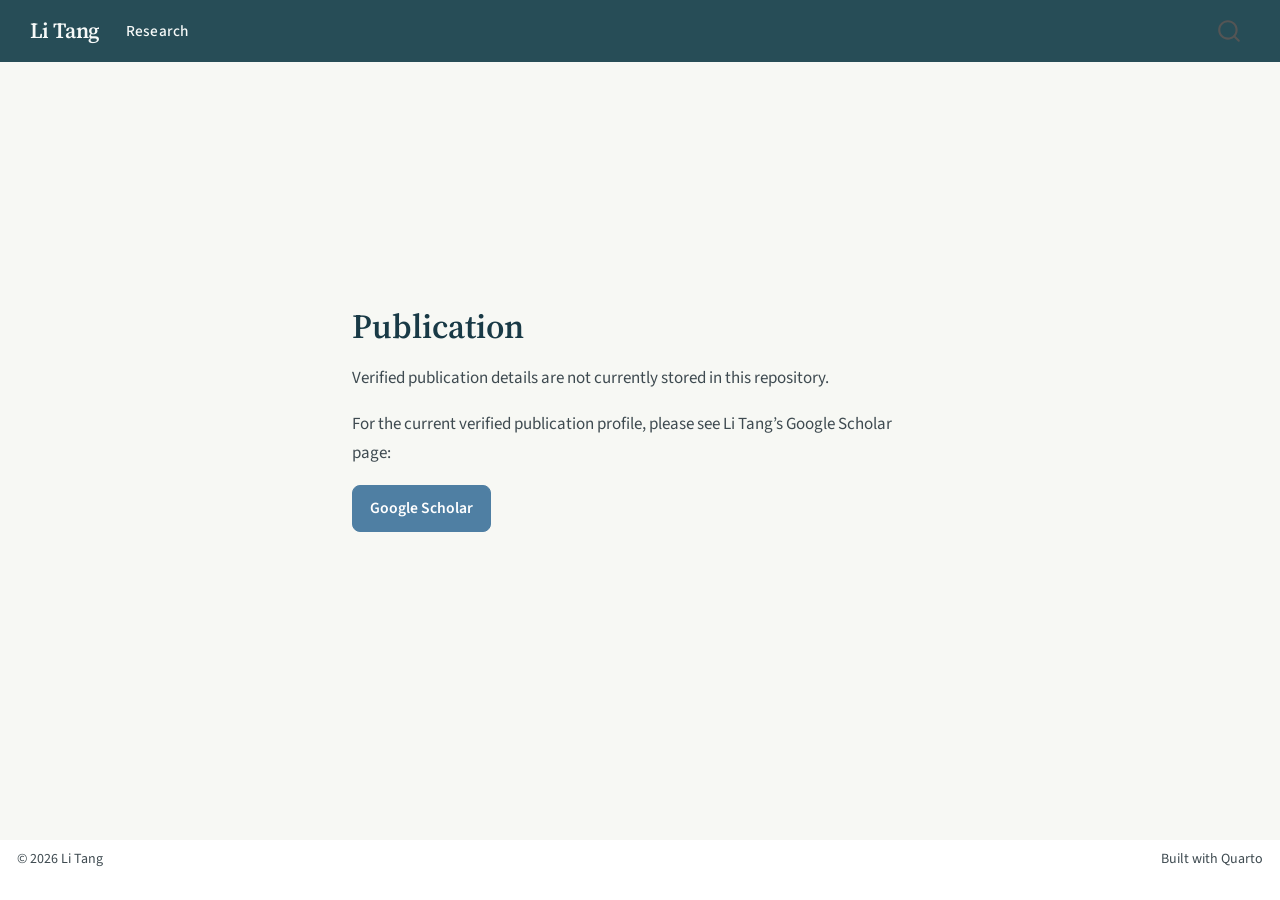
<file: docs/publication.html>
<!DOCTYPE html>
<html xmlns="http://www.w3.org/1999/xhtml" lang="en" xml:lang="en"><head>

<meta charset="utf-8">
<meta name="generator" content="quarto-1.9.38">

<meta name="viewport" content="width=device-width, initial-scale=1.0, user-scalable=yes">


<title>Publication – Li Tang</title>
<style>
/* Default styles provided by pandoc.
** See https://pandoc.org/MANUAL.html#variables-for-html for config info.
*/
code{white-space: pre-wrap;}
span.smallcaps{font-variant: small-caps;}
div.columns{display: flex; gap: min(4vw, 1.5em);}
div.column{flex: auto; overflow-x: auto;}
div.hanging-indent{margin-left: 1.5em; text-indent: -1.5em;}
ul.task-list{list-style: none;}
ul.task-list li input[type="checkbox"] {
  width: 0.8em;
  margin: 0 0.8em 0.2em -1em; /* quarto-specific, see https://github.com/quarto-dev/quarto-cli/issues/4556 */ 
  vertical-align: middle;
}
</style>


<script src="site_libs/quarto-nav/quarto-nav.js"></script>
<script src="site_libs/quarto-nav/headroom.min.js"></script>
<script src="site_libs/clipboard/clipboard.min.js"></script>
<script src="site_libs/quarto-search/autocomplete.umd.js"></script>
<script src="site_libs/quarto-search/fuse.min.js"></script>
<script src="site_libs/quarto-search/quarto-search.js"></script>
<meta name="quarto:offset" content="./">
<script src="site_libs/quarto-html/quarto.js" type="module"></script>
<script src="site_libs/quarto-html/tabsets/tabsets.js" type="module"></script>
<script src="site_libs/quarto-html/popper.min.js"></script>
<script src="site_libs/quarto-html/tippy.umd.min.js"></script>
<script src="site_libs/quarto-html/anchor.min.js"></script>
<link href="site_libs/quarto-html/tippy.css" rel="stylesheet">
<link href="site_libs/quarto-html/quarto-syntax-highlighting-15634bcf2e68342d4ad2dfa704d543f6.css" rel="stylesheet" id="quarto-text-highlighting-styles">
<script src="site_libs/bootstrap/bootstrap.min.js"></script>
<link href="site_libs/bootstrap/bootstrap-icons.css" rel="stylesheet">
<link href="site_libs/bootstrap/bootstrap-c98d9d0b3b0a085d3ddf71e6e91476d8.min.css" rel="stylesheet" append-hash="true" id="quarto-bootstrap" data-mode="light">
<script id="quarto-search-options" type="application/json">{
  "location": "navbar",
  "copy-button": false,
  "collapse-after": 3,
  "panel-placement": "end",
  "type": "overlay",
  "limit": 50,
  "keyboard-shortcut": [
    "f",
    "/",
    "s"
  ],
  "show-item-context": false,
  "language": {
    "search-no-results-text": "No results",
    "search-matching-documents-text": "matching documents",
    "search-copy-link-title": "Copy link to search",
    "search-hide-matches-text": "Hide additional matches",
    "search-more-match-text": "more match in this document",
    "search-more-matches-text": "more matches in this document",
    "search-clear-button-title": "Clear",
    "search-text-placeholder": "",
    "search-detached-cancel-button-title": "Cancel",
    "search-submit-button-title": "Submit",
    "search-label": "Search"
  }
}</script>


<link rel="stylesheet" href="styles.css">
</head>

<body class="nav-fixed quarto-light">

<div id="quarto-search-results"></div>
  <header id="quarto-header" class="headroom fixed-top">
    <nav class="navbar navbar-expand-lg " data-bs-theme="dark">
      <div class="navbar-container container-fluid">
      <div class="navbar-brand-container mx-auto">
    <a class="navbar-brand" href="./index.html">
    <span class="navbar-title">Li Tang</span>
    </a>
  </div>
            <div id="quarto-search" class="" title="Search"></div>
          <button class="navbar-toggler" type="button" data-bs-toggle="collapse" data-bs-target="#navbarCollapse" aria-controls="navbarCollapse" role="menu" aria-expanded="false" aria-label="Toggle navigation" onclick="if (window.quartoToggleHeadroom) { window.quartoToggleHeadroom(); }">
  <span class="navbar-toggler-icon"></span>
</button>
          <div class="collapse navbar-collapse" id="navbarCollapse">
            <ul class="navbar-nav navbar-nav-scroll me-auto">
  <li class="nav-item">
    <a class="nav-link" href="./research.html"> 
<span class="menu-text">Research</span></a>
  </li>  
</ul>
          </div> <!-- /navcollapse -->
            <div class="quarto-navbar-tools">
</div>
      </div> <!-- /container-fluid -->
    </nav>
</header>
<!-- content -->
<div id="quarto-content" class="quarto-container page-columns page-rows-contents page-layout-full page-navbar">
<!-- sidebar -->
<!-- margin-sidebar -->
    
<!-- main -->
<main class="content column-page" id="quarto-document-content">

<header id="title-block-header" class="quarto-title-block default">
<div class="quarto-title">
<h1 class="title">Publication</h1>
</div>



<div class="quarto-title-meta column-page">

    
  
    
  </div>
  


</header>


<p>Verified publication details are not currently stored in this repository.</p>
<p>For the current verified publication profile, please see Li Tang’s Google Scholar page:</p>
<p><a href="https://scholar.google.com/citations?user=3zkQ6d0AAAAJ" class="custom-button">Google Scholar</a></p>
<!-- TODO: Add verified publication citations, years, venues, DOI/PubMed links, and author lists when available. -->



</main> <!-- /main -->
<script id="quarto-html-after-body" type="application/javascript">
  window.document.addEventListener("DOMContentLoaded", function (event) {
    const icon = "";
    const anchorJS = new window.AnchorJS();
    anchorJS.options = {
      placement: 'right',
      icon: icon
    };
    anchorJS.add('.anchored');
    const isCodeAnnotation = (el) => {
      for (const clz of el.classList) {
        if (clz.startsWith('code-annotation-')) {                     
          return true;
        }
      }
      return false;
    }
    const onCopySuccess = function(e) {
      // button target
      const button = e.trigger;
      // don't keep focus
      button.blur();
      // flash "checked"
      button.classList.add('code-copy-button-checked');
      var currentTitle = button.getAttribute("title");
      button.setAttribute("title", "Copied!");
      let tooltip;
      if (window.bootstrap) {
        button.setAttribute("data-bs-toggle", "tooltip");
        button.setAttribute("data-bs-placement", "left");
        button.setAttribute("data-bs-title", "Copied!");
        tooltip = new bootstrap.Tooltip(button, 
          { trigger: "manual", 
            customClass: "code-copy-button-tooltip",
            offset: [0, -8]});
        tooltip.show();    
      }
      setTimeout(function() {
        if (tooltip) {
          tooltip.hide();
          button.removeAttribute("data-bs-title");
          button.removeAttribute("data-bs-toggle");
          button.removeAttribute("data-bs-placement");
        }
        button.setAttribute("title", currentTitle);
        button.classList.remove('code-copy-button-checked');
      }, 1000);
      // clear code selection
      e.clearSelection();
    }
    const getTextToCopy = function(trigger) {
      const outerScaffold = trigger.parentElement.cloneNode(true);
      const codeEl = outerScaffold.querySelector('code');
      for (const childEl of codeEl.children) {
        if (isCodeAnnotation(childEl)) {
          childEl.remove();
        }
      }
      return codeEl.innerText;
    }
    const clipboard = new window.ClipboardJS('.code-copy-button:not([data-in-quarto-modal])', {
      text: getTextToCopy
    });
    clipboard.on('success', onCopySuccess);
    if (window.document.getElementById('quarto-embedded-source-code-modal')) {
      const clipboardModal = new window.ClipboardJS('.code-copy-button[data-in-quarto-modal]', {
        text: getTextToCopy,
        container: window.document.getElementById('quarto-embedded-source-code-modal')
      });
      clipboardModal.on('success', onCopySuccess);
    }
      var localhostRegex = new RegExp(/^(?:http|https):\/\/localhost\:?[0-9]*\//);
      var mailtoRegex = new RegExp(/^mailto:/);
        var filterRegex = new RegExp('/' + window.location.host + '/');
      var isInternal = (href) => {
          return filterRegex.test(href) || localhostRegex.test(href) || mailtoRegex.test(href);
      }
      // Inspect non-navigation links and adorn them if external
     var links = window.document.querySelectorAll('a[href]:not(.nav-link):not(.navbar-brand):not(.toc-action):not(.sidebar-link):not(.sidebar-item-toggle):not(.pagination-link):not(.no-external):not([aria-hidden]):not(.dropdown-item):not(.quarto-navigation-tool):not(.about-link)');
      for (var i=0; i<links.length; i++) {
        const link = links[i];
        if (!isInternal(link.href)) {
          // undo the damage that might have been done by quarto-nav.js in the case of
          // links that we want to consider external
          if (link.dataset.originalHref !== undefined) {
            link.href = link.dataset.originalHref;
          }
        }
      }
    function tippyHover(el, contentFn, onTriggerFn, onUntriggerFn) {
      const config = {
        allowHTML: true,
        maxWidth: 500,
        delay: 100,
        arrow: false,
        appendTo: function(el) {
            return el.parentElement;
        },
        interactive: true,
        interactiveBorder: 10,
        theme: 'quarto',
        placement: 'bottom-start',
      };
      if (contentFn) {
        config.content = contentFn;
      }
      if (onTriggerFn) {
        config.onTrigger = onTriggerFn;
      }
      if (onUntriggerFn) {
        config.onUntrigger = onUntriggerFn;
      }
      window.tippy(el, config); 
    }
    const noterefs = window.document.querySelectorAll('a[role="doc-noteref"]');
    for (var i=0; i<noterefs.length; i++) {
      const ref = noterefs[i];
      tippyHover(ref, function() {
        // use id or data attribute instead here
        let href = ref.getAttribute('data-footnote-href') || ref.getAttribute('href');
        try { href = new URL(href).hash; } catch {}
        const id = href.replace(/^#\/?/, "");
        const note = window.document.getElementById(id);
        if (note) {
          return note.innerHTML;
        } else {
          return "";
        }
      });
    }
    const xrefs = window.document.querySelectorAll('a.quarto-xref');
    const processXRef = (id, note) => {
      // Strip column container classes
      const stripColumnClz = (el) => {
        el.classList.remove("page-full", "page-columns");
        if (el.children) {
          for (const child of el.children) {
            stripColumnClz(child);
          }
        }
      }
      stripColumnClz(note)
      if (id === null || id.startsWith('sec-')) {
        // Special case sections, only their first couple elements
        const container = document.createElement("div");
        if (note.children && note.children.length > 2) {
          container.appendChild(note.children[0].cloneNode(true));
          for (let i = 1; i < note.children.length; i++) {
            const child = note.children[i];
            if (child.tagName === "P" && child.innerText === "") {
              continue;
            } else {
              container.appendChild(child.cloneNode(true));
              break;
            }
          }
          if (window.Quarto?.typesetMath) {
            window.Quarto.typesetMath(container);
          }
          return container.innerHTML
        } else {
          if (window.Quarto?.typesetMath) {
            window.Quarto.typesetMath(note);
          }
          return note.innerHTML;
        }
      } else {
        // Remove any anchor links if they are present
        const anchorLink = note.querySelector('a.anchorjs-link');
        if (anchorLink) {
          anchorLink.remove();
        }
        if (window.Quarto?.typesetMath) {
          window.Quarto.typesetMath(note);
        }
        if (note.classList.contains("callout")) {
          return note.outerHTML;
        } else {
          return note.innerHTML;
        }
      }
    }
    for (var i=0; i<xrefs.length; i++) {
      const xref = xrefs[i];
      tippyHover(xref, undefined, function(instance) {
        instance.disable();
        let url = xref.getAttribute('href');
        let hash = undefined; 
        if (url.startsWith('#')) {
          hash = url;
        } else {
          try { hash = new URL(url).hash; } catch {}
        }
        if (hash) {
          const id = hash.replace(/^#\/?/, "");
          const note = window.document.getElementById(id);
          if (note !== null) {
            try {
              const html = processXRef(id, note.cloneNode(true));
              instance.setContent(html);
            } finally {
              instance.enable();
              instance.show();
            }
          } else {
            // See if we can fetch this
            fetch(url.split('#')[0])
            .then(res => res.text())
            .then(html => {
              const parser = new DOMParser();
              const htmlDoc = parser.parseFromString(html, "text/html");
              const note = htmlDoc.getElementById(id);
              if (note !== null) {
                const html = processXRef(id, note);
                instance.setContent(html);
              } 
            }).finally(() => {
              instance.enable();
              instance.show();
            });
          }
        } else {
          // See if we can fetch a full url (with no hash to target)
          // This is a special case and we should probably do some content thinning / targeting
          fetch(url)
          .then(res => res.text())
          .then(html => {
            const parser = new DOMParser();
            const htmlDoc = parser.parseFromString(html, "text/html");
            const note = htmlDoc.querySelector('main.content');
            if (note !== null) {
              // This should only happen for chapter cross references
              // (since there is no id in the URL)
              // remove the first header
              if (note.children.length > 0 && note.children[0].tagName === "HEADER") {
                note.children[0].remove();
              }
              const html = processXRef(null, note);
              instance.setContent(html);
            } 
          }).finally(() => {
            instance.enable();
            instance.show();
          });
        }
      }, function(instance) {
      });
    }
        let selectedAnnoteEl;
        const selectorForAnnotation = ( cell, annotation) => {
          let cellAttr = 'data-code-cell="' + cell + '"';
          let lineAttr = 'data-code-annotation="' +  annotation + '"';
          const selector = 'span[' + cellAttr + '][' + lineAttr + ']';
          return selector;
        }
        const selectCodeLines = (annoteEl) => {
          const doc = window.document;
          const targetCell = annoteEl.getAttribute("data-target-cell");
          const targetAnnotation = annoteEl.getAttribute("data-target-annotation");
          const annoteSpan = window.document.querySelector(selectorForAnnotation(targetCell, targetAnnotation));
          const lines = annoteSpan.getAttribute("data-code-lines").split(",");
          const lineIds = lines.map((line) => {
            return targetCell + "-" + line;
          })
          let top = null;
          let height = null;
          let parent = null;
          if (lineIds.length > 0) {
              //compute the position of the single el (top and bottom and make a div)
              const el = window.document.getElementById(lineIds[0]);
              top = el.offsetTop;
              height = el.offsetHeight;
              parent = el.parentElement.parentElement;
            if (lineIds.length > 1) {
              const lastEl = window.document.getElementById(lineIds[lineIds.length - 1]);
              const bottom = lastEl.offsetTop + lastEl.offsetHeight;
              height = bottom - top;
            }
            if (top !== null && height !== null && parent !== null) {
              // cook up a div (if necessary) and position it 
              let div = window.document.getElementById("code-annotation-line-highlight");
              if (div === null) {
                div = window.document.createElement("div");
                div.setAttribute("id", "code-annotation-line-highlight");
                div.style.position = 'absolute';
                parent.appendChild(div);
              }
              div.style.top = top - 2 + "px";
              div.style.height = height + 4 + "px";
              div.style.left = 0;
              let gutterDiv = window.document.getElementById("code-annotation-line-highlight-gutter");
              if (gutterDiv === null) {
                gutterDiv = window.document.createElement("div");
                gutterDiv.setAttribute("id", "code-annotation-line-highlight-gutter");
                gutterDiv.style.position = 'absolute';
                const codeCell = window.document.getElementById(targetCell);
                const gutter = codeCell.querySelector('.code-annotation-gutter');
                gutter.appendChild(gutterDiv);
              }
              gutterDiv.style.top = top - 2 + "px";
              gutterDiv.style.height = height + 4 + "px";
            }
            selectedAnnoteEl = annoteEl;
          }
        };
        const unselectCodeLines = () => {
          const elementsIds = ["code-annotation-line-highlight", "code-annotation-line-highlight-gutter"];
          elementsIds.forEach((elId) => {
            const div = window.document.getElementById(elId);
            if (div) {
              div.remove();
            }
          });
          selectedAnnoteEl = undefined;
        };
          // Handle positioning of the toggle
      window.addEventListener(
        "resize",
        throttle(() => {
          elRect = undefined;
          if (selectedAnnoteEl) {
            selectCodeLines(selectedAnnoteEl);
          }
        }, 10)
      );
      function throttle(fn, ms) {
      let throttle = false;
      let timer;
        return (...args) => {
          if(!throttle) { // first call gets through
              fn.apply(this, args);
              throttle = true;
          } else { // all the others get throttled
              if(timer) clearTimeout(timer); // cancel #2
              timer = setTimeout(() => {
                fn.apply(this, args);
                timer = throttle = false;
              }, ms);
          }
        };
      }
        // Attach click handler to the DT
        const annoteDls = window.document.querySelectorAll('dt[data-target-cell]');
        for (const annoteDlNode of annoteDls) {
          annoteDlNode.addEventListener('click', (event) => {
            const clickedEl = event.target;
            if (clickedEl !== selectedAnnoteEl) {
              unselectCodeLines();
              const activeEl = window.document.querySelector('dt[data-target-cell].code-annotation-active');
              if (activeEl) {
                activeEl.classList.remove('code-annotation-active');
              }
              selectCodeLines(clickedEl);
              clickedEl.classList.add('code-annotation-active');
            } else {
              // Unselect the line
              unselectCodeLines();
              clickedEl.classList.remove('code-annotation-active');
            }
          });
        }
    const findCites = (el) => {
      const parentEl = el.parentElement;
      if (parentEl) {
        const cites = parentEl.dataset.cites;
        if (cites) {
          return {
            el,
            cites: cites.split(' ')
          };
        } else {
          return findCites(el.parentElement)
        }
      } else {
        return undefined;
      }
    };
    var bibliorefs = window.document.querySelectorAll('a[role="doc-biblioref"]');
    for (var i=0; i<bibliorefs.length; i++) {
      const ref = bibliorefs[i];
      const citeInfo = findCites(ref);
      if (citeInfo) {
        tippyHover(citeInfo.el, function() {
          var popup = window.document.createElement('div');
          citeInfo.cites.forEach(function(cite) {
            var citeDiv = window.document.createElement('div');
            citeDiv.classList.add('hanging-indent');
            citeDiv.classList.add('csl-entry');
            var biblioDiv = window.document.getElementById('ref-' + cite);
            if (biblioDiv) {
              citeDiv.innerHTML = biblioDiv.innerHTML;
            }
            popup.appendChild(citeDiv);
          });
          return popup.innerHTML;
        });
      }
    }
  });
  </script>
</div> <!-- /content -->
<footer class="footer">
  <div class="nav-footer">
    <div class="nav-footer-left">
<p>© 2026 Li Tang</p>
</div>   
    <div class="nav-footer-center">
      &nbsp;
    </div>
    <div class="nav-footer-right">
<p>Built with Quarto</p>
</div>
  </div>
</footer>




</body></html>
</file>
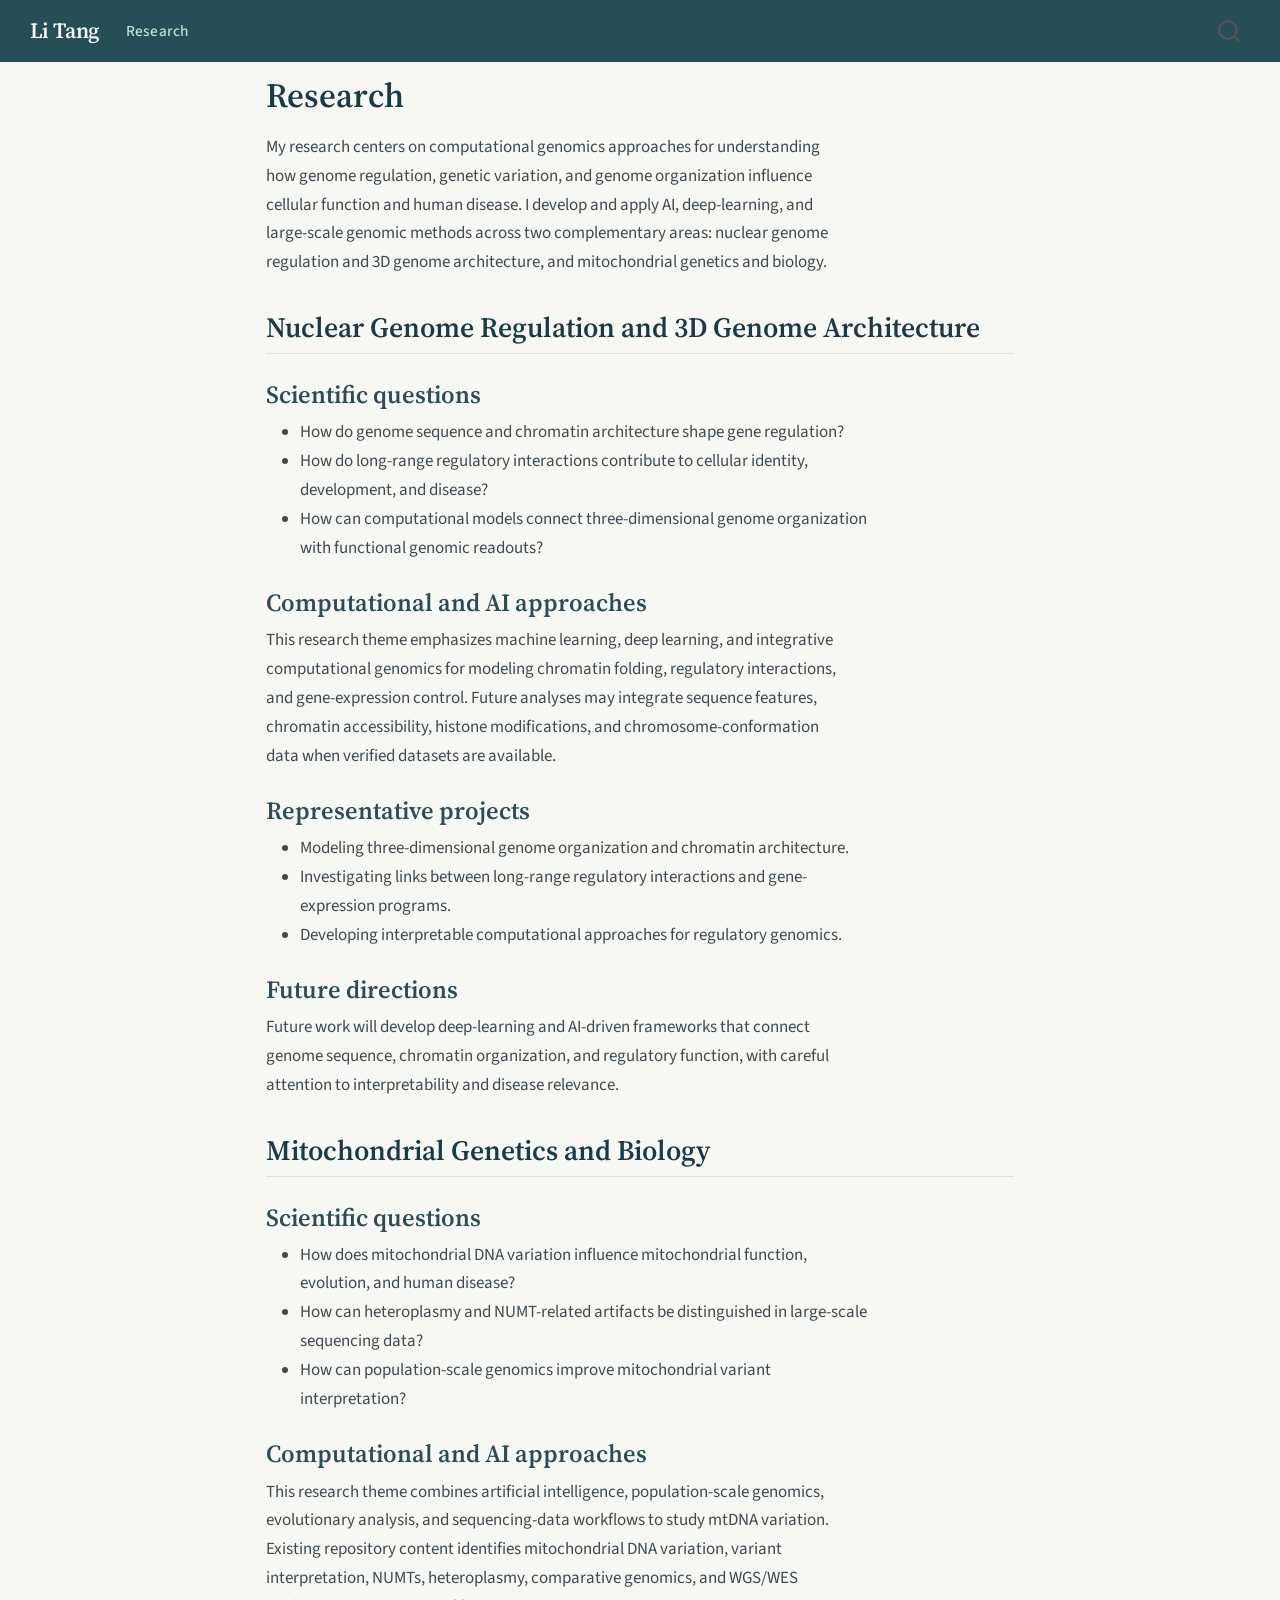
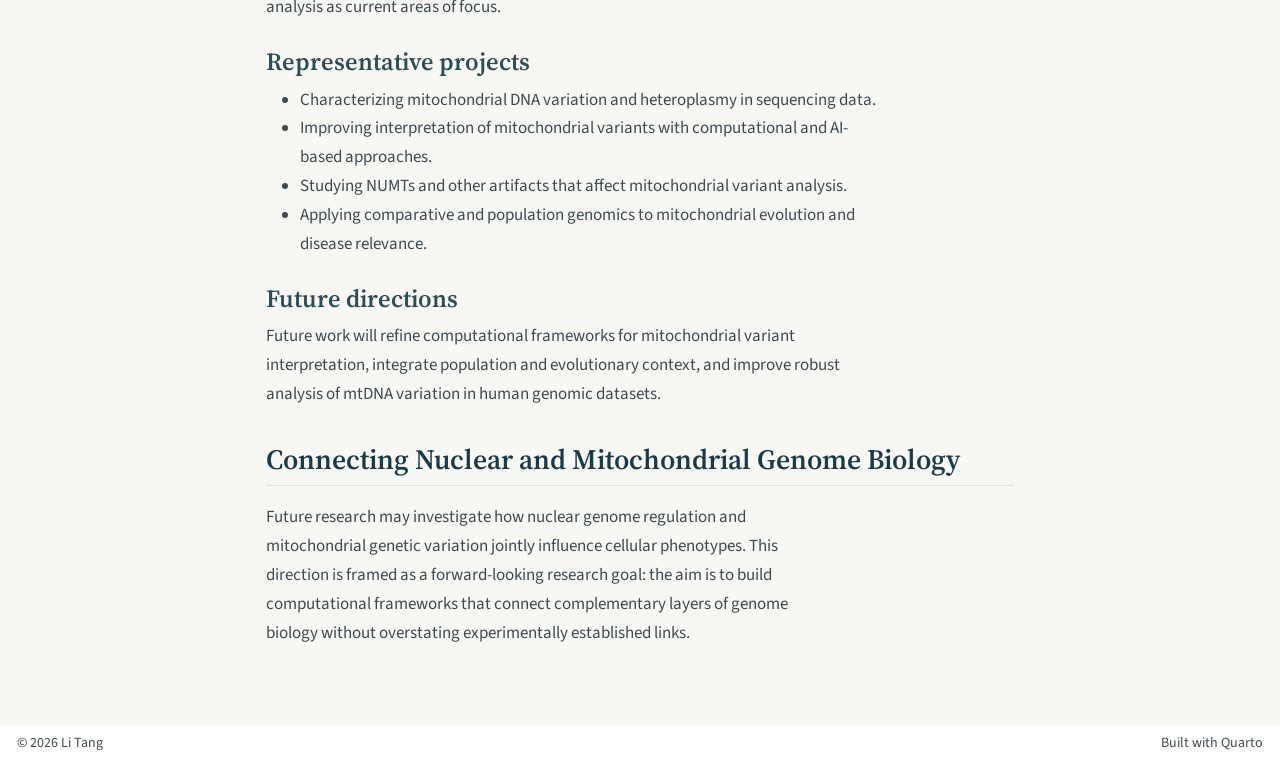
<file: docs/research.html>
<!DOCTYPE html>
<html xmlns="http://www.w3.org/1999/xhtml" lang="en" xml:lang="en"><head>

<meta charset="utf-8">
<meta name="generator" content="quarto-1.9.38">

<meta name="viewport" content="width=device-width, initial-scale=1.0, user-scalable=yes">


<title>Research – Li Tang</title>
<style>
/* Default styles provided by pandoc.
** See https://pandoc.org/MANUAL.html#variables-for-html for config info.
*/
code{white-space: pre-wrap;}
span.smallcaps{font-variant: small-caps;}
div.columns{display: flex; gap: min(4vw, 1.5em);}
div.column{flex: auto; overflow-x: auto;}
div.hanging-indent{margin-left: 1.5em; text-indent: -1.5em;}
ul.task-list{list-style: none;}
ul.task-list li input[type="checkbox"] {
  width: 0.8em;
  margin: 0 0.8em 0.2em -1em; /* quarto-specific, see https://github.com/quarto-dev/quarto-cli/issues/4556 */ 
  vertical-align: middle;
}
</style>


<script src="site_libs/quarto-nav/quarto-nav.js"></script>
<script src="site_libs/quarto-nav/headroom.min.js"></script>
<script src="site_libs/clipboard/clipboard.min.js"></script>
<script src="site_libs/quarto-search/autocomplete.umd.js"></script>
<script src="site_libs/quarto-search/fuse.min.js"></script>
<script src="site_libs/quarto-search/quarto-search.js"></script>
<meta name="quarto:offset" content="./">
<script src="site_libs/quarto-html/quarto.js" type="module"></script>
<script src="site_libs/quarto-html/tabsets/tabsets.js" type="module"></script>
<script src="site_libs/quarto-html/popper.min.js"></script>
<script src="site_libs/quarto-html/tippy.umd.min.js"></script>
<script src="site_libs/quarto-html/anchor.min.js"></script>
<link href="site_libs/quarto-html/tippy.css" rel="stylesheet">
<link href="site_libs/quarto-html/quarto-syntax-highlighting-15634bcf2e68342d4ad2dfa704d543f6.css" rel="stylesheet" id="quarto-text-highlighting-styles">
<script src="site_libs/bootstrap/bootstrap.min.js"></script>
<link href="site_libs/bootstrap/bootstrap-icons.css" rel="stylesheet">
<link href="site_libs/bootstrap/bootstrap-c98d9d0b3b0a085d3ddf71e6e91476d8.min.css" rel="stylesheet" append-hash="true" id="quarto-bootstrap" data-mode="light">
<script id="quarto-search-options" type="application/json">{
  "location": "navbar",
  "copy-button": false,
  "collapse-after": 3,
  "panel-placement": "end",
  "type": "overlay",
  "limit": 50,
  "keyboard-shortcut": [
    "f",
    "/",
    "s"
  ],
  "show-item-context": false,
  "language": {
    "search-no-results-text": "No results",
    "search-matching-documents-text": "matching documents",
    "search-copy-link-title": "Copy link to search",
    "search-hide-matches-text": "Hide additional matches",
    "search-more-match-text": "more match in this document",
    "search-more-matches-text": "more matches in this document",
    "search-clear-button-title": "Clear",
    "search-text-placeholder": "",
    "search-detached-cancel-button-title": "Cancel",
    "search-submit-button-title": "Submit",
    "search-label": "Search"
  }
}</script>


<link rel="stylesheet" href="styles.css">
</head>

<body class="nav-fixed quarto-light">

<div id="quarto-search-results"></div>
  <header id="quarto-header" class="headroom fixed-top">
    <nav class="navbar navbar-expand-lg " data-bs-theme="dark">
      <div class="navbar-container container-fluid">
      <div class="navbar-brand-container mx-auto">
    <a class="navbar-brand" href="./index.html">
    <span class="navbar-title">Li Tang</span>
    </a>
  </div>
            <div id="quarto-search" class="" title="Search"></div>
          <button class="navbar-toggler" type="button" data-bs-toggle="collapse" data-bs-target="#navbarCollapse" aria-controls="navbarCollapse" role="menu" aria-expanded="false" aria-label="Toggle navigation" onclick="if (window.quartoToggleHeadroom) { window.quartoToggleHeadroom(); }">
  <span class="navbar-toggler-icon"></span>
</button>
          <div class="collapse navbar-collapse" id="navbarCollapse">
            <ul class="navbar-nav navbar-nav-scroll me-auto">
  <li class="nav-item">
    <a class="nav-link active" href="./research.html" aria-current="page"> 
<span class="menu-text">Research</span></a>
  </li>  
</ul>
          </div> <!-- /navcollapse -->
            <div class="quarto-navbar-tools">
</div>
      </div> <!-- /container-fluid -->
    </nav>
</header>
<!-- content -->
<div id="quarto-content" class="quarto-container page-columns page-rows-contents page-layout-full page-navbar">
<!-- sidebar -->
<!-- margin-sidebar -->
    
<!-- main -->
<main class="content column-page" id="quarto-document-content">

<header id="title-block-header" class="quarto-title-block default">
<div class="quarto-title">
<h1 class="title">Research</h1>
</div>



<div class="quarto-title-meta column-page">

    
  
    
  </div>
  


</header>


<p>My research centers on computational genomics approaches for understanding how genome regulation, genetic variation, and genome organization influence cellular function and human disease. I develop and apply AI, deep-learning, and large-scale genomic methods across two complementary areas: nuclear genome regulation and 3D genome architecture, and mitochondrial genetics and biology.</p>
<section id="nuclear-genome-regulation-and-3d-genome-architecture" class="level2">
<h2 class="anchored" data-anchor-id="nuclear-genome-regulation-and-3d-genome-architecture">Nuclear Genome Regulation and 3D Genome Architecture</h2>
<section id="scientific-questions" class="level3">
<h3 class="anchored" data-anchor-id="scientific-questions">Scientific questions</h3>
<ul>
<li>How do genome sequence and chromatin architecture shape gene regulation?</li>
<li>How do long-range regulatory interactions contribute to cellular identity, development, and disease?</li>
<li>How can computational models connect three-dimensional genome organization with functional genomic readouts?</li>
</ul>
</section>
<section id="computational-and-ai-approaches" class="level3">
<h3 class="anchored" data-anchor-id="computational-and-ai-approaches">Computational and AI approaches</h3>
<p>This research theme emphasizes machine learning, deep learning, and integrative computational genomics for modeling chromatin folding, regulatory interactions, and gene-expression control. Future analyses may integrate sequence features, chromatin accessibility, histone modifications, and chromosome-conformation data when verified datasets are available.</p>
</section>
<section id="representative-projects" class="level3">
<h3 class="anchored" data-anchor-id="representative-projects">Representative projects</h3>
<ul>
<li>Modeling three-dimensional genome organization and chromatin architecture.</li>
<li>Investigating links between long-range regulatory interactions and gene-expression programs.</li>
<li>Developing interpretable computational approaches for regulatory genomics.</li>
</ul>
<!-- TODO: Add verified project names, collaborators, datasets, publications, and external links when available. -->
</section>
<section id="future-directions" class="level3">
<h3 class="anchored" data-anchor-id="future-directions">Future directions</h3>
<p>Future work will develop deep-learning and AI-driven frameworks that connect genome sequence, chromatin organization, and regulatory function, with careful attention to interpretability and disease relevance.</p>
</section>
</section>
<section id="mitochondrial-genetics-and-biology" class="level2">
<h2 class="anchored" data-anchor-id="mitochondrial-genetics-and-biology">Mitochondrial Genetics and Biology</h2>
<section id="scientific-questions-1" class="level3">
<h3 class="anchored" data-anchor-id="scientific-questions-1">Scientific questions</h3>
<ul>
<li>How does mitochondrial DNA variation influence mitochondrial function, evolution, and human disease?</li>
<li>How can heteroplasmy and NUMT-related artifacts be distinguished in large-scale sequencing data?</li>
<li>How can population-scale genomics improve mitochondrial variant interpretation?</li>
</ul>
</section>
<section id="computational-and-ai-approaches-1" class="level3">
<h3 class="anchored" data-anchor-id="computational-and-ai-approaches-1">Computational and AI approaches</h3>
<p>This research theme combines artificial intelligence, population-scale genomics, evolutionary analysis, and sequencing-data workflows to study mtDNA variation. Existing repository content identifies mitochondrial DNA variation, variant interpretation, NUMTs, heteroplasmy, comparative genomics, and WGS/WES analysis as current areas of focus.</p>
</section>
<section id="representative-projects-1" class="level3">
<h3 class="anchored" data-anchor-id="representative-projects-1">Representative projects</h3>
<ul>
<li>Characterizing mitochondrial DNA variation and heteroplasmy in sequencing data.</li>
<li>Improving interpretation of mitochondrial variants with computational and AI-based approaches.</li>
<li>Studying NUMTs and other artifacts that affect mitochondrial variant analysis.</li>
<li>Applying comparative and population genomics to mitochondrial evolution and disease relevance.</li>
</ul>
<!-- TODO: Add verified publication citations, DOI/PubMed links, datasets, and project repositories when available. -->
</section>
<section id="future-directions-1" class="level3">
<h3 class="anchored" data-anchor-id="future-directions-1">Future directions</h3>
<p>Future work will refine computational frameworks for mitochondrial variant interpretation, integrate population and evolutionary context, and improve robust analysis of mtDNA variation in human genomic datasets.</p>
</section>
</section>
<section id="connecting-nuclear-and-mitochondrial-genome-biology" class="level2">
<h2 class="anchored" data-anchor-id="connecting-nuclear-and-mitochondrial-genome-biology">Connecting Nuclear and Mitochondrial Genome Biology</h2>
<p>Future research may investigate how nuclear genome regulation and mitochondrial genetic variation jointly influence cellular phenotypes. This direction is framed as a forward-looking research goal: the aim is to build computational frameworks that connect complementary layers of genome biology without overstating experimentally established links.</p>


</section>

</main> <!-- /main -->
<script id="quarto-html-after-body" type="application/javascript">
  window.document.addEventListener("DOMContentLoaded", function (event) {
    const icon = "";
    const anchorJS = new window.AnchorJS();
    anchorJS.options = {
      placement: 'right',
      icon: icon
    };
    anchorJS.add('.anchored');
    const isCodeAnnotation = (el) => {
      for (const clz of el.classList) {
        if (clz.startsWith('code-annotation-')) {                     
          return true;
        }
      }
      return false;
    }
    const onCopySuccess = function(e) {
      // button target
      const button = e.trigger;
      // don't keep focus
      button.blur();
      // flash "checked"
      button.classList.add('code-copy-button-checked');
      var currentTitle = button.getAttribute("title");
      button.setAttribute("title", "Copied!");
      let tooltip;
      if (window.bootstrap) {
        button.setAttribute("data-bs-toggle", "tooltip");
        button.setAttribute("data-bs-placement", "left");
        button.setAttribute("data-bs-title", "Copied!");
        tooltip = new bootstrap.Tooltip(button, 
          { trigger: "manual", 
            customClass: "code-copy-button-tooltip",
            offset: [0, -8]});
        tooltip.show();    
      }
      setTimeout(function() {
        if (tooltip) {
          tooltip.hide();
          button.removeAttribute("data-bs-title");
          button.removeAttribute("data-bs-toggle");
          button.removeAttribute("data-bs-placement");
        }
        button.setAttribute("title", currentTitle);
        button.classList.remove('code-copy-button-checked');
      }, 1000);
      // clear code selection
      e.clearSelection();
    }
    const getTextToCopy = function(trigger) {
      const outerScaffold = trigger.parentElement.cloneNode(true);
      const codeEl = outerScaffold.querySelector('code');
      for (const childEl of codeEl.children) {
        if (isCodeAnnotation(childEl)) {
          childEl.remove();
        }
      }
      return codeEl.innerText;
    }
    const clipboard = new window.ClipboardJS('.code-copy-button:not([data-in-quarto-modal])', {
      text: getTextToCopy
    });
    clipboard.on('success', onCopySuccess);
    if (window.document.getElementById('quarto-embedded-source-code-modal')) {
      const clipboardModal = new window.ClipboardJS('.code-copy-button[data-in-quarto-modal]', {
        text: getTextToCopy,
        container: window.document.getElementById('quarto-embedded-source-code-modal')
      });
      clipboardModal.on('success', onCopySuccess);
    }
      var localhostRegex = new RegExp(/^(?:http|https):\/\/localhost\:?[0-9]*\//);
      var mailtoRegex = new RegExp(/^mailto:/);
        var filterRegex = new RegExp('/' + window.location.host + '/');
      var isInternal = (href) => {
          return filterRegex.test(href) || localhostRegex.test(href) || mailtoRegex.test(href);
      }
      // Inspect non-navigation links and adorn them if external
     var links = window.document.querySelectorAll('a[href]:not(.nav-link):not(.navbar-brand):not(.toc-action):not(.sidebar-link):not(.sidebar-item-toggle):not(.pagination-link):not(.no-external):not([aria-hidden]):not(.dropdown-item):not(.quarto-navigation-tool):not(.about-link)');
      for (var i=0; i<links.length; i++) {
        const link = links[i];
        if (!isInternal(link.href)) {
          // undo the damage that might have been done by quarto-nav.js in the case of
          // links that we want to consider external
          if (link.dataset.originalHref !== undefined) {
            link.href = link.dataset.originalHref;
          }
        }
      }
    function tippyHover(el, contentFn, onTriggerFn, onUntriggerFn) {
      const config = {
        allowHTML: true,
        maxWidth: 500,
        delay: 100,
        arrow: false,
        appendTo: function(el) {
            return el.parentElement;
        },
        interactive: true,
        interactiveBorder: 10,
        theme: 'quarto',
        placement: 'bottom-start',
      };
      if (contentFn) {
        config.content = contentFn;
      }
      if (onTriggerFn) {
        config.onTrigger = onTriggerFn;
      }
      if (onUntriggerFn) {
        config.onUntrigger = onUntriggerFn;
      }
      window.tippy(el, config); 
    }
    const noterefs = window.document.querySelectorAll('a[role="doc-noteref"]');
    for (var i=0; i<noterefs.length; i++) {
      const ref = noterefs[i];
      tippyHover(ref, function() {
        // use id or data attribute instead here
        let href = ref.getAttribute('data-footnote-href') || ref.getAttribute('href');
        try { href = new URL(href).hash; } catch {}
        const id = href.replace(/^#\/?/, "");
        const note = window.document.getElementById(id);
        if (note) {
          return note.innerHTML;
        } else {
          return "";
        }
      });
    }
    const xrefs = window.document.querySelectorAll('a.quarto-xref');
    const processXRef = (id, note) => {
      // Strip column container classes
      const stripColumnClz = (el) => {
        el.classList.remove("page-full", "page-columns");
        if (el.children) {
          for (const child of el.children) {
            stripColumnClz(child);
          }
        }
      }
      stripColumnClz(note)
      if (id === null || id.startsWith('sec-')) {
        // Special case sections, only their first couple elements
        const container = document.createElement("div");
        if (note.children && note.children.length > 2) {
          container.appendChild(note.children[0].cloneNode(true));
          for (let i = 1; i < note.children.length; i++) {
            const child = note.children[i];
            if (child.tagName === "P" && child.innerText === "") {
              continue;
            } else {
              container.appendChild(child.cloneNode(true));
              break;
            }
          }
          if (window.Quarto?.typesetMath) {
            window.Quarto.typesetMath(container);
          }
          return container.innerHTML
        } else {
          if (window.Quarto?.typesetMath) {
            window.Quarto.typesetMath(note);
          }
          return note.innerHTML;
        }
      } else {
        // Remove any anchor links if they are present
        const anchorLink = note.querySelector('a.anchorjs-link');
        if (anchorLink) {
          anchorLink.remove();
        }
        if (window.Quarto?.typesetMath) {
          window.Quarto.typesetMath(note);
        }
        if (note.classList.contains("callout")) {
          return note.outerHTML;
        } else {
          return note.innerHTML;
        }
      }
    }
    for (var i=0; i<xrefs.length; i++) {
      const xref = xrefs[i];
      tippyHover(xref, undefined, function(instance) {
        instance.disable();
        let url = xref.getAttribute('href');
        let hash = undefined; 
        if (url.startsWith('#')) {
          hash = url;
        } else {
          try { hash = new URL(url).hash; } catch {}
        }
        if (hash) {
          const id = hash.replace(/^#\/?/, "");
          const note = window.document.getElementById(id);
          if (note !== null) {
            try {
              const html = processXRef(id, note.cloneNode(true));
              instance.setContent(html);
            } finally {
              instance.enable();
              instance.show();
            }
          } else {
            // See if we can fetch this
            fetch(url.split('#')[0])
            .then(res => res.text())
            .then(html => {
              const parser = new DOMParser();
              const htmlDoc = parser.parseFromString(html, "text/html");
              const note = htmlDoc.getElementById(id);
              if (note !== null) {
                const html = processXRef(id, note);
                instance.setContent(html);
              } 
            }).finally(() => {
              instance.enable();
              instance.show();
            });
          }
        } else {
          // See if we can fetch a full url (with no hash to target)
          // This is a special case and we should probably do some content thinning / targeting
          fetch(url)
          .then(res => res.text())
          .then(html => {
            const parser = new DOMParser();
            const htmlDoc = parser.parseFromString(html, "text/html");
            const note = htmlDoc.querySelector('main.content');
            if (note !== null) {
              // This should only happen for chapter cross references
              // (since there is no id in the URL)
              // remove the first header
              if (note.children.length > 0 && note.children[0].tagName === "HEADER") {
                note.children[0].remove();
              }
              const html = processXRef(null, note);
              instance.setContent(html);
            } 
          }).finally(() => {
            instance.enable();
            instance.show();
          });
        }
      }, function(instance) {
      });
    }
        let selectedAnnoteEl;
        const selectorForAnnotation = ( cell, annotation) => {
          let cellAttr = 'data-code-cell="' + cell + '"';
          let lineAttr = 'data-code-annotation="' +  annotation + '"';
          const selector = 'span[' + cellAttr + '][' + lineAttr + ']';
          return selector;
        }
        const selectCodeLines = (annoteEl) => {
          const doc = window.document;
          const targetCell = annoteEl.getAttribute("data-target-cell");
          const targetAnnotation = annoteEl.getAttribute("data-target-annotation");
          const annoteSpan = window.document.querySelector(selectorForAnnotation(targetCell, targetAnnotation));
          const lines = annoteSpan.getAttribute("data-code-lines").split(",");
          const lineIds = lines.map((line) => {
            return targetCell + "-" + line;
          })
          let top = null;
          let height = null;
          let parent = null;
          if (lineIds.length > 0) {
              //compute the position of the single el (top and bottom and make a div)
              const el = window.document.getElementById(lineIds[0]);
              top = el.offsetTop;
              height = el.offsetHeight;
              parent = el.parentElement.parentElement;
            if (lineIds.length > 1) {
              const lastEl = window.document.getElementById(lineIds[lineIds.length - 1]);
              const bottom = lastEl.offsetTop + lastEl.offsetHeight;
              height = bottom - top;
            }
            if (top !== null && height !== null && parent !== null) {
              // cook up a div (if necessary) and position it 
              let div = window.document.getElementById("code-annotation-line-highlight");
              if (div === null) {
                div = window.document.createElement("div");
                div.setAttribute("id", "code-annotation-line-highlight");
                div.style.position = 'absolute';
                parent.appendChild(div);
              }
              div.style.top = top - 2 + "px";
              div.style.height = height + 4 + "px";
              div.style.left = 0;
              let gutterDiv = window.document.getElementById("code-annotation-line-highlight-gutter");
              if (gutterDiv === null) {
                gutterDiv = window.document.createElement("div");
                gutterDiv.setAttribute("id", "code-annotation-line-highlight-gutter");
                gutterDiv.style.position = 'absolute';
                const codeCell = window.document.getElementById(targetCell);
                const gutter = codeCell.querySelector('.code-annotation-gutter');
                gutter.appendChild(gutterDiv);
              }
              gutterDiv.style.top = top - 2 + "px";
              gutterDiv.style.height = height + 4 + "px";
            }
            selectedAnnoteEl = annoteEl;
          }
        };
        const unselectCodeLines = () => {
          const elementsIds = ["code-annotation-line-highlight", "code-annotation-line-highlight-gutter"];
          elementsIds.forEach((elId) => {
            const div = window.document.getElementById(elId);
            if (div) {
              div.remove();
            }
          });
          selectedAnnoteEl = undefined;
        };
          // Handle positioning of the toggle
      window.addEventListener(
        "resize",
        throttle(() => {
          elRect = undefined;
          if (selectedAnnoteEl) {
            selectCodeLines(selectedAnnoteEl);
          }
        }, 10)
      );
      function throttle(fn, ms) {
      let throttle = false;
      let timer;
        return (...args) => {
          if(!throttle) { // first call gets through
              fn.apply(this, args);
              throttle = true;
          } else { // all the others get throttled
              if(timer) clearTimeout(timer); // cancel #2
              timer = setTimeout(() => {
                fn.apply(this, args);
                timer = throttle = false;
              }, ms);
          }
        };
      }
        // Attach click handler to the DT
        const annoteDls = window.document.querySelectorAll('dt[data-target-cell]');
        for (const annoteDlNode of annoteDls) {
          annoteDlNode.addEventListener('click', (event) => {
            const clickedEl = event.target;
            if (clickedEl !== selectedAnnoteEl) {
              unselectCodeLines();
              const activeEl = window.document.querySelector('dt[data-target-cell].code-annotation-active');
              if (activeEl) {
                activeEl.classList.remove('code-annotation-active');
              }
              selectCodeLines(clickedEl);
              clickedEl.classList.add('code-annotation-active');
            } else {
              // Unselect the line
              unselectCodeLines();
              clickedEl.classList.remove('code-annotation-active');
            }
          });
        }
    const findCites = (el) => {
      const parentEl = el.parentElement;
      if (parentEl) {
        const cites = parentEl.dataset.cites;
        if (cites) {
          return {
            el,
            cites: cites.split(' ')
          };
        } else {
          return findCites(el.parentElement)
        }
      } else {
        return undefined;
      }
    };
    var bibliorefs = window.document.querySelectorAll('a[role="doc-biblioref"]');
    for (var i=0; i<bibliorefs.length; i++) {
      const ref = bibliorefs[i];
      const citeInfo = findCites(ref);
      if (citeInfo) {
        tippyHover(citeInfo.el, function() {
          var popup = window.document.createElement('div');
          citeInfo.cites.forEach(function(cite) {
            var citeDiv = window.document.createElement('div');
            citeDiv.classList.add('hanging-indent');
            citeDiv.classList.add('csl-entry');
            var biblioDiv = window.document.getElementById('ref-' + cite);
            if (biblioDiv) {
              citeDiv.innerHTML = biblioDiv.innerHTML;
            }
            popup.appendChild(citeDiv);
          });
          return popup.innerHTML;
        });
      }
    }
  });
  </script>
</div> <!-- /content -->
<footer class="footer">
  <div class="nav-footer">
    <div class="nav-footer-left">
<p>© 2026 Li Tang</p>
</div>   
    <div class="nav-footer-center">
      &nbsp;
    </div>
    <div class="nav-footer-right">
<p>Built with Quarto</p>
</div>
  </div>
</footer>




</body></html>
</file>
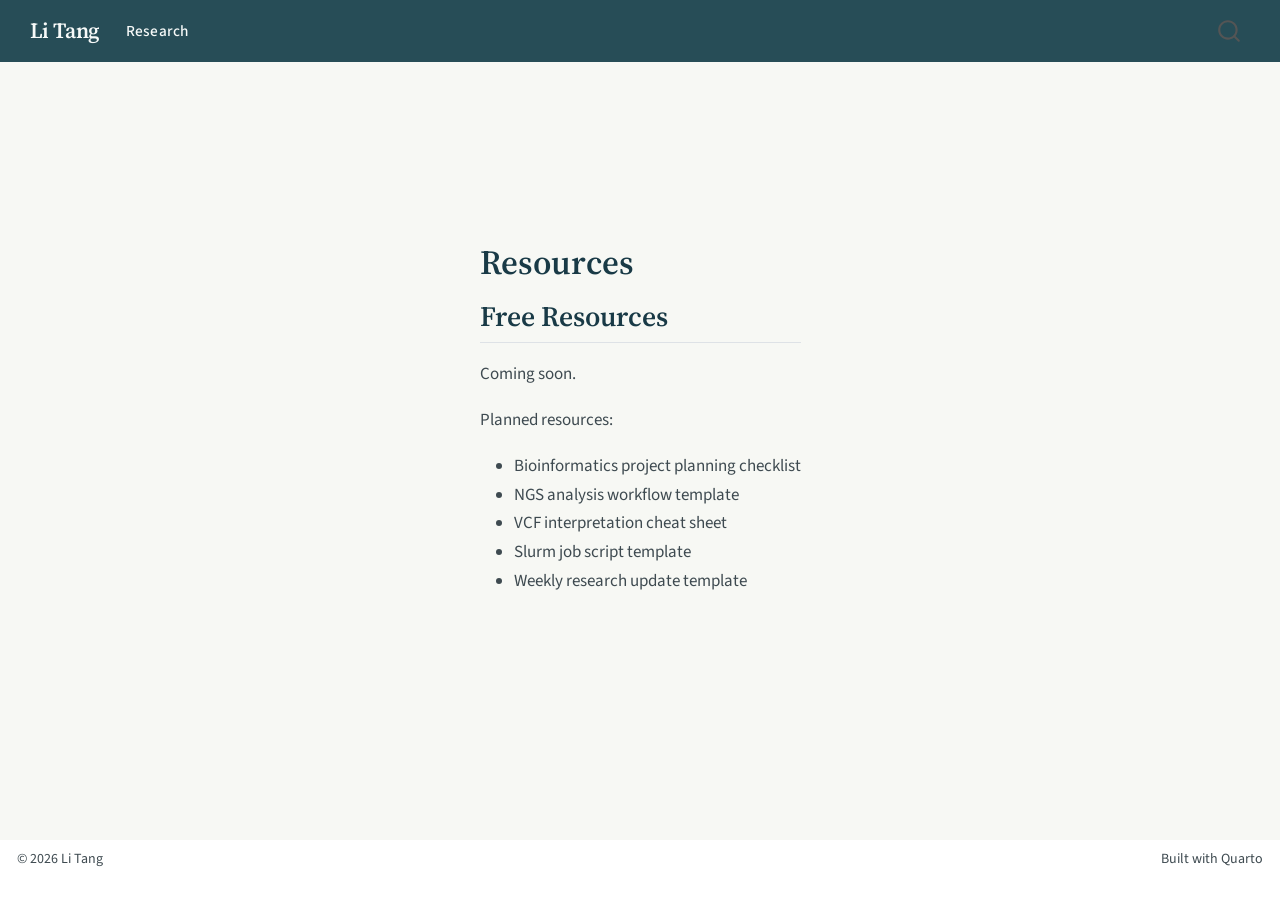
<file: docs/resources.html>
<!DOCTYPE html>
<html xmlns="http://www.w3.org/1999/xhtml" lang="en" xml:lang="en"><head>

<meta charset="utf-8">
<meta name="generator" content="quarto-1.9.38">

<meta name="viewport" content="width=device-width, initial-scale=1.0, user-scalable=yes">


<title>Resources – Li Tang</title>
<style>
/* Default styles provided by pandoc.
** See https://pandoc.org/MANUAL.html#variables-for-html for config info.
*/
code{white-space: pre-wrap;}
span.smallcaps{font-variant: small-caps;}
div.columns{display: flex; gap: min(4vw, 1.5em);}
div.column{flex: auto; overflow-x: auto;}
div.hanging-indent{margin-left: 1.5em; text-indent: -1.5em;}
ul.task-list{list-style: none;}
ul.task-list li input[type="checkbox"] {
  width: 0.8em;
  margin: 0 0.8em 0.2em -1em; /* quarto-specific, see https://github.com/quarto-dev/quarto-cli/issues/4556 */ 
  vertical-align: middle;
}
</style>


<script src="site_libs/quarto-nav/quarto-nav.js"></script>
<script src="site_libs/quarto-nav/headroom.min.js"></script>
<script src="site_libs/clipboard/clipboard.min.js"></script>
<script src="site_libs/quarto-search/autocomplete.umd.js"></script>
<script src="site_libs/quarto-search/fuse.min.js"></script>
<script src="site_libs/quarto-search/quarto-search.js"></script>
<meta name="quarto:offset" content="./">
<script src="site_libs/quarto-html/quarto.js" type="module"></script>
<script src="site_libs/quarto-html/tabsets/tabsets.js" type="module"></script>
<script src="site_libs/quarto-html/popper.min.js"></script>
<script src="site_libs/quarto-html/tippy.umd.min.js"></script>
<script src="site_libs/quarto-html/anchor.min.js"></script>
<link href="site_libs/quarto-html/tippy.css" rel="stylesheet">
<link href="site_libs/quarto-html/quarto-syntax-highlighting-15634bcf2e68342d4ad2dfa704d543f6.css" rel="stylesheet" id="quarto-text-highlighting-styles">
<script src="site_libs/bootstrap/bootstrap.min.js"></script>
<link href="site_libs/bootstrap/bootstrap-icons.css" rel="stylesheet">
<link href="site_libs/bootstrap/bootstrap-c98d9d0b3b0a085d3ddf71e6e91476d8.min.css" rel="stylesheet" append-hash="true" id="quarto-bootstrap" data-mode="light">
<script id="quarto-search-options" type="application/json">{
  "location": "navbar",
  "copy-button": false,
  "collapse-after": 3,
  "panel-placement": "end",
  "type": "overlay",
  "limit": 50,
  "keyboard-shortcut": [
    "f",
    "/",
    "s"
  ],
  "show-item-context": false,
  "language": {
    "search-no-results-text": "No results",
    "search-matching-documents-text": "matching documents",
    "search-copy-link-title": "Copy link to search",
    "search-hide-matches-text": "Hide additional matches",
    "search-more-match-text": "more match in this document",
    "search-more-matches-text": "more matches in this document",
    "search-clear-button-title": "Clear",
    "search-text-placeholder": "",
    "search-detached-cancel-button-title": "Cancel",
    "search-submit-button-title": "Submit",
    "search-label": "Search"
  }
}</script>


<link rel="stylesheet" href="styles.css">
</head>

<body class="nav-fixed quarto-light">

<div id="quarto-search-results"></div>
  <header id="quarto-header" class="headroom fixed-top">
    <nav class="navbar navbar-expand-lg " data-bs-theme="dark">
      <div class="navbar-container container-fluid">
      <div class="navbar-brand-container mx-auto">
    <a class="navbar-brand" href="./index.html">
    <span class="navbar-title">Li Tang</span>
    </a>
  </div>
            <div id="quarto-search" class="" title="Search"></div>
          <button class="navbar-toggler" type="button" data-bs-toggle="collapse" data-bs-target="#navbarCollapse" aria-controls="navbarCollapse" role="menu" aria-expanded="false" aria-label="Toggle navigation" onclick="if (window.quartoToggleHeadroom) { window.quartoToggleHeadroom(); }">
  <span class="navbar-toggler-icon"></span>
</button>
          <div class="collapse navbar-collapse" id="navbarCollapse">
            <ul class="navbar-nav navbar-nav-scroll me-auto">
  <li class="nav-item">
    <a class="nav-link" href="./research.html"> 
<span class="menu-text">Research</span></a>
  </li>  
</ul>
          </div> <!-- /navcollapse -->
            <div class="quarto-navbar-tools">
</div>
      </div> <!-- /container-fluid -->
    </nav>
</header>
<!-- content -->
<div id="quarto-content" class="quarto-container page-columns page-rows-contents page-layout-full page-navbar">
<!-- sidebar -->
<!-- margin-sidebar -->
    
<!-- main -->
<main class="content column-page" id="quarto-document-content">

<header id="title-block-header" class="quarto-title-block default">
<div class="quarto-title">
<h1 class="title">Resources</h1>
</div>



<div class="quarto-title-meta column-page">

    
  
    
  </div>
  


</header>


<section id="free-resources" class="level2">
<h2 class="anchored" data-anchor-id="free-resources">Free Resources</h2>
<p>Coming soon.</p>
<p>Planned resources:</p>
<ul>
<li>Bioinformatics project planning checklist</li>
<li>NGS analysis workflow template</li>
<li>VCF interpretation cheat sheet</li>
<li>Slurm job script template</li>
<li>Weekly research update template</li>
</ul>


</section>

</main> <!-- /main -->
<script id="quarto-html-after-body" type="application/javascript">
  window.document.addEventListener("DOMContentLoaded", function (event) {
    const icon = "";
    const anchorJS = new window.AnchorJS();
    anchorJS.options = {
      placement: 'right',
      icon: icon
    };
    anchorJS.add('.anchored');
    const isCodeAnnotation = (el) => {
      for (const clz of el.classList) {
        if (clz.startsWith('code-annotation-')) {                     
          return true;
        }
      }
      return false;
    }
    const onCopySuccess = function(e) {
      // button target
      const button = e.trigger;
      // don't keep focus
      button.blur();
      // flash "checked"
      button.classList.add('code-copy-button-checked');
      var currentTitle = button.getAttribute("title");
      button.setAttribute("title", "Copied!");
      let tooltip;
      if (window.bootstrap) {
        button.setAttribute("data-bs-toggle", "tooltip");
        button.setAttribute("data-bs-placement", "left");
        button.setAttribute("data-bs-title", "Copied!");
        tooltip = new bootstrap.Tooltip(button, 
          { trigger: "manual", 
            customClass: "code-copy-button-tooltip",
            offset: [0, -8]});
        tooltip.show();    
      }
      setTimeout(function() {
        if (tooltip) {
          tooltip.hide();
          button.removeAttribute("data-bs-title");
          button.removeAttribute("data-bs-toggle");
          button.removeAttribute("data-bs-placement");
        }
        button.setAttribute("title", currentTitle);
        button.classList.remove('code-copy-button-checked');
      }, 1000);
      // clear code selection
      e.clearSelection();
    }
    const getTextToCopy = function(trigger) {
      const outerScaffold = trigger.parentElement.cloneNode(true);
      const codeEl = outerScaffold.querySelector('code');
      for (const childEl of codeEl.children) {
        if (isCodeAnnotation(childEl)) {
          childEl.remove();
        }
      }
      return codeEl.innerText;
    }
    const clipboard = new window.ClipboardJS('.code-copy-button:not([data-in-quarto-modal])', {
      text: getTextToCopy
    });
    clipboard.on('success', onCopySuccess);
    if (window.document.getElementById('quarto-embedded-source-code-modal')) {
      const clipboardModal = new window.ClipboardJS('.code-copy-button[data-in-quarto-modal]', {
        text: getTextToCopy,
        container: window.document.getElementById('quarto-embedded-source-code-modal')
      });
      clipboardModal.on('success', onCopySuccess);
    }
      var localhostRegex = new RegExp(/^(?:http|https):\/\/localhost\:?[0-9]*\//);
      var mailtoRegex = new RegExp(/^mailto:/);
        var filterRegex = new RegExp('/' + window.location.host + '/');
      var isInternal = (href) => {
          return filterRegex.test(href) || localhostRegex.test(href) || mailtoRegex.test(href);
      }
      // Inspect non-navigation links and adorn them if external
     var links = window.document.querySelectorAll('a[href]:not(.nav-link):not(.navbar-brand):not(.toc-action):not(.sidebar-link):not(.sidebar-item-toggle):not(.pagination-link):not(.no-external):not([aria-hidden]):not(.dropdown-item):not(.quarto-navigation-tool):not(.about-link)');
      for (var i=0; i<links.length; i++) {
        const link = links[i];
        if (!isInternal(link.href)) {
          // undo the damage that might have been done by quarto-nav.js in the case of
          // links that we want to consider external
          if (link.dataset.originalHref !== undefined) {
            link.href = link.dataset.originalHref;
          }
        }
      }
    function tippyHover(el, contentFn, onTriggerFn, onUntriggerFn) {
      const config = {
        allowHTML: true,
        maxWidth: 500,
        delay: 100,
        arrow: false,
        appendTo: function(el) {
            return el.parentElement;
        },
        interactive: true,
        interactiveBorder: 10,
        theme: 'quarto',
        placement: 'bottom-start',
      };
      if (contentFn) {
        config.content = contentFn;
      }
      if (onTriggerFn) {
        config.onTrigger = onTriggerFn;
      }
      if (onUntriggerFn) {
        config.onUntrigger = onUntriggerFn;
      }
      window.tippy(el, config); 
    }
    const noterefs = window.document.querySelectorAll('a[role="doc-noteref"]');
    for (var i=0; i<noterefs.length; i++) {
      const ref = noterefs[i];
      tippyHover(ref, function() {
        // use id or data attribute instead here
        let href = ref.getAttribute('data-footnote-href') || ref.getAttribute('href');
        try { href = new URL(href).hash; } catch {}
        const id = href.replace(/^#\/?/, "");
        const note = window.document.getElementById(id);
        if (note) {
          return note.innerHTML;
        } else {
          return "";
        }
      });
    }
    const xrefs = window.document.querySelectorAll('a.quarto-xref');
    const processXRef = (id, note) => {
      // Strip column container classes
      const stripColumnClz = (el) => {
        el.classList.remove("page-full", "page-columns");
        if (el.children) {
          for (const child of el.children) {
            stripColumnClz(child);
          }
        }
      }
      stripColumnClz(note)
      if (id === null || id.startsWith('sec-')) {
        // Special case sections, only their first couple elements
        const container = document.createElement("div");
        if (note.children && note.children.length > 2) {
          container.appendChild(note.children[0].cloneNode(true));
          for (let i = 1; i < note.children.length; i++) {
            const child = note.children[i];
            if (child.tagName === "P" && child.innerText === "") {
              continue;
            } else {
              container.appendChild(child.cloneNode(true));
              break;
            }
          }
          if (window.Quarto?.typesetMath) {
            window.Quarto.typesetMath(container);
          }
          return container.innerHTML
        } else {
          if (window.Quarto?.typesetMath) {
            window.Quarto.typesetMath(note);
          }
          return note.innerHTML;
        }
      } else {
        // Remove any anchor links if they are present
        const anchorLink = note.querySelector('a.anchorjs-link');
        if (anchorLink) {
          anchorLink.remove();
        }
        if (window.Quarto?.typesetMath) {
          window.Quarto.typesetMath(note);
        }
        if (note.classList.contains("callout")) {
          return note.outerHTML;
        } else {
          return note.innerHTML;
        }
      }
    }
    for (var i=0; i<xrefs.length; i++) {
      const xref = xrefs[i];
      tippyHover(xref, undefined, function(instance) {
        instance.disable();
        let url = xref.getAttribute('href');
        let hash = undefined; 
        if (url.startsWith('#')) {
          hash = url;
        } else {
          try { hash = new URL(url).hash; } catch {}
        }
        if (hash) {
          const id = hash.replace(/^#\/?/, "");
          const note = window.document.getElementById(id);
          if (note !== null) {
            try {
              const html = processXRef(id, note.cloneNode(true));
              instance.setContent(html);
            } finally {
              instance.enable();
              instance.show();
            }
          } else {
            // See if we can fetch this
            fetch(url.split('#')[0])
            .then(res => res.text())
            .then(html => {
              const parser = new DOMParser();
              const htmlDoc = parser.parseFromString(html, "text/html");
              const note = htmlDoc.getElementById(id);
              if (note !== null) {
                const html = processXRef(id, note);
                instance.setContent(html);
              } 
            }).finally(() => {
              instance.enable();
              instance.show();
            });
          }
        } else {
          // See if we can fetch a full url (with no hash to target)
          // This is a special case and we should probably do some content thinning / targeting
          fetch(url)
          .then(res => res.text())
          .then(html => {
            const parser = new DOMParser();
            const htmlDoc = parser.parseFromString(html, "text/html");
            const note = htmlDoc.querySelector('main.content');
            if (note !== null) {
              // This should only happen for chapter cross references
              // (since there is no id in the URL)
              // remove the first header
              if (note.children.length > 0 && note.children[0].tagName === "HEADER") {
                note.children[0].remove();
              }
              const html = processXRef(null, note);
              instance.setContent(html);
            } 
          }).finally(() => {
            instance.enable();
            instance.show();
          });
        }
      }, function(instance) {
      });
    }
        let selectedAnnoteEl;
        const selectorForAnnotation = ( cell, annotation) => {
          let cellAttr = 'data-code-cell="' + cell + '"';
          let lineAttr = 'data-code-annotation="' +  annotation + '"';
          const selector = 'span[' + cellAttr + '][' + lineAttr + ']';
          return selector;
        }
        const selectCodeLines = (annoteEl) => {
          const doc = window.document;
          const targetCell = annoteEl.getAttribute("data-target-cell");
          const targetAnnotation = annoteEl.getAttribute("data-target-annotation");
          const annoteSpan = window.document.querySelector(selectorForAnnotation(targetCell, targetAnnotation));
          const lines = annoteSpan.getAttribute("data-code-lines").split(",");
          const lineIds = lines.map((line) => {
            return targetCell + "-" + line;
          })
          let top = null;
          let height = null;
          let parent = null;
          if (lineIds.length > 0) {
              //compute the position of the single el (top and bottom and make a div)
              const el = window.document.getElementById(lineIds[0]);
              top = el.offsetTop;
              height = el.offsetHeight;
              parent = el.parentElement.parentElement;
            if (lineIds.length > 1) {
              const lastEl = window.document.getElementById(lineIds[lineIds.length - 1]);
              const bottom = lastEl.offsetTop + lastEl.offsetHeight;
              height = bottom - top;
            }
            if (top !== null && height !== null && parent !== null) {
              // cook up a div (if necessary) and position it 
              let div = window.document.getElementById("code-annotation-line-highlight");
              if (div === null) {
                div = window.document.createElement("div");
                div.setAttribute("id", "code-annotation-line-highlight");
                div.style.position = 'absolute';
                parent.appendChild(div);
              }
              div.style.top = top - 2 + "px";
              div.style.height = height + 4 + "px";
              div.style.left = 0;
              let gutterDiv = window.document.getElementById("code-annotation-line-highlight-gutter");
              if (gutterDiv === null) {
                gutterDiv = window.document.createElement("div");
                gutterDiv.setAttribute("id", "code-annotation-line-highlight-gutter");
                gutterDiv.style.position = 'absolute';
                const codeCell = window.document.getElementById(targetCell);
                const gutter = codeCell.querySelector('.code-annotation-gutter');
                gutter.appendChild(gutterDiv);
              }
              gutterDiv.style.top = top - 2 + "px";
              gutterDiv.style.height = height + 4 + "px";
            }
            selectedAnnoteEl = annoteEl;
          }
        };
        const unselectCodeLines = () => {
          const elementsIds = ["code-annotation-line-highlight", "code-annotation-line-highlight-gutter"];
          elementsIds.forEach((elId) => {
            const div = window.document.getElementById(elId);
            if (div) {
              div.remove();
            }
          });
          selectedAnnoteEl = undefined;
        };
          // Handle positioning of the toggle
      window.addEventListener(
        "resize",
        throttle(() => {
          elRect = undefined;
          if (selectedAnnoteEl) {
            selectCodeLines(selectedAnnoteEl);
          }
        }, 10)
      );
      function throttle(fn, ms) {
      let throttle = false;
      let timer;
        return (...args) => {
          if(!throttle) { // first call gets through
              fn.apply(this, args);
              throttle = true;
          } else { // all the others get throttled
              if(timer) clearTimeout(timer); // cancel #2
              timer = setTimeout(() => {
                fn.apply(this, args);
                timer = throttle = false;
              }, ms);
          }
        };
      }
        // Attach click handler to the DT
        const annoteDls = window.document.querySelectorAll('dt[data-target-cell]');
        for (const annoteDlNode of annoteDls) {
          annoteDlNode.addEventListener('click', (event) => {
            const clickedEl = event.target;
            if (clickedEl !== selectedAnnoteEl) {
              unselectCodeLines();
              const activeEl = window.document.querySelector('dt[data-target-cell].code-annotation-active');
              if (activeEl) {
                activeEl.classList.remove('code-annotation-active');
              }
              selectCodeLines(clickedEl);
              clickedEl.classList.add('code-annotation-active');
            } else {
              // Unselect the line
              unselectCodeLines();
              clickedEl.classList.remove('code-annotation-active');
            }
          });
        }
    const findCites = (el) => {
      const parentEl = el.parentElement;
      if (parentEl) {
        const cites = parentEl.dataset.cites;
        if (cites) {
          return {
            el,
            cites: cites.split(' ')
          };
        } else {
          return findCites(el.parentElement)
        }
      } else {
        return undefined;
      }
    };
    var bibliorefs = window.document.querySelectorAll('a[role="doc-biblioref"]');
    for (var i=0; i<bibliorefs.length; i++) {
      const ref = bibliorefs[i];
      const citeInfo = findCites(ref);
      if (citeInfo) {
        tippyHover(citeInfo.el, function() {
          var popup = window.document.createElement('div');
          citeInfo.cites.forEach(function(cite) {
            var citeDiv = window.document.createElement('div');
            citeDiv.classList.add('hanging-indent');
            citeDiv.classList.add('csl-entry');
            var biblioDiv = window.document.getElementById('ref-' + cite);
            if (biblioDiv) {
              citeDiv.innerHTML = biblioDiv.innerHTML;
            }
            popup.appendChild(citeDiv);
          });
          return popup.innerHTML;
        });
      }
    }
  });
  </script>
</div> <!-- /content -->
<footer class="footer">
  <div class="nav-footer">
    <div class="nav-footer-left">
<p>© 2026 Li Tang</p>
</div>   
    <div class="nav-footer-center">
      &nbsp;
    </div>
    <div class="nav-footer-right">
<p>Built with Quarto</p>
</div>
  </div>
</footer>




</body></html>
</file>
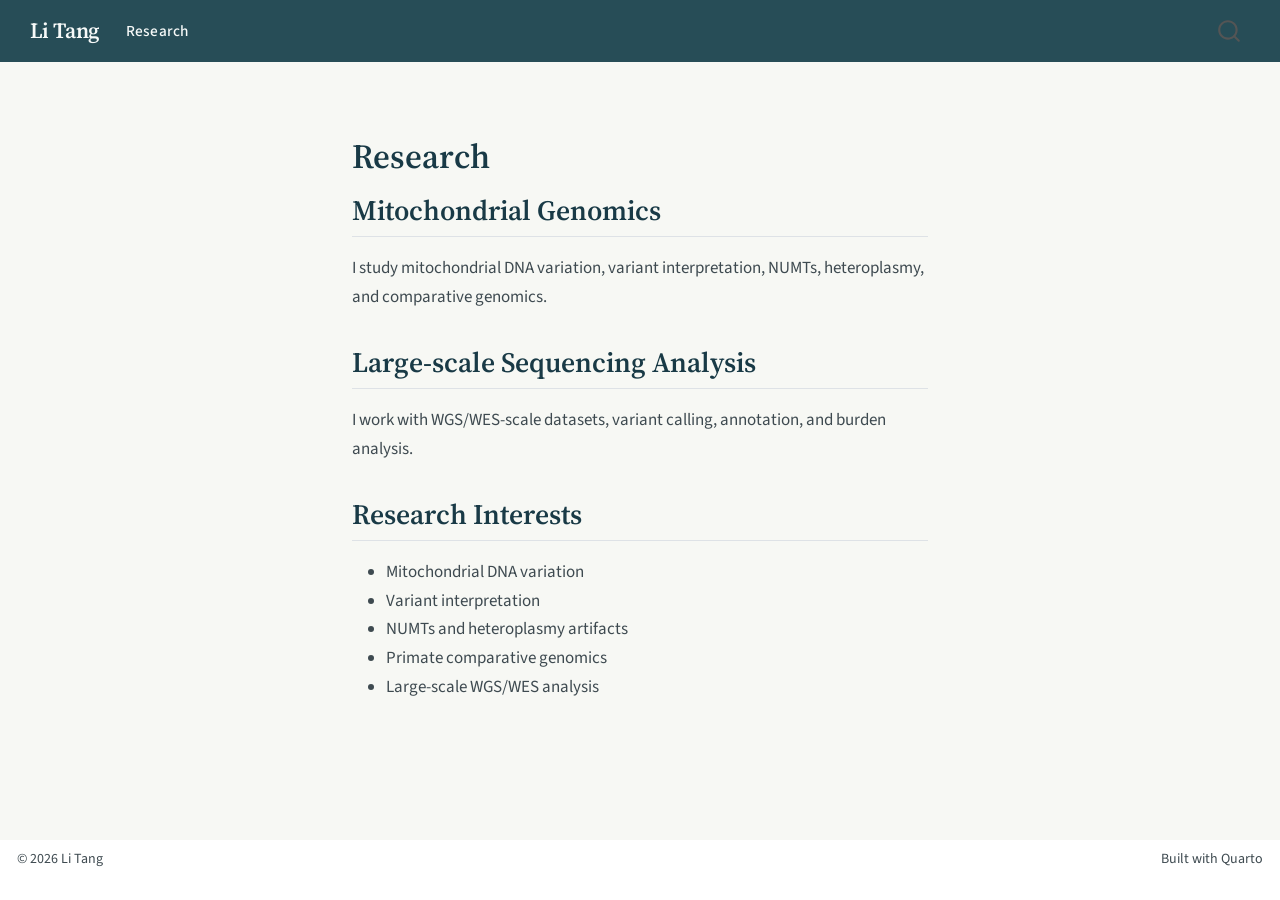
<file: docs/tutorials.html>
<!DOCTYPE html>
<html xmlns="http://www.w3.org/1999/xhtml" lang="en" xml:lang="en"><head>

<meta charset="utf-8">
<meta name="generator" content="quarto-1.9.38">

<meta name="viewport" content="width=device-width, initial-scale=1.0, user-scalable=yes">


<title>Research – Li Tang</title>
<style>
/* Default styles provided by pandoc.
** See https://pandoc.org/MANUAL.html#variables-for-html for config info.
*/
code{white-space: pre-wrap;}
span.smallcaps{font-variant: small-caps;}
div.columns{display: flex; gap: min(4vw, 1.5em);}
div.column{flex: auto; overflow-x: auto;}
div.hanging-indent{margin-left: 1.5em; text-indent: -1.5em;}
ul.task-list{list-style: none;}
ul.task-list li input[type="checkbox"] {
  width: 0.8em;
  margin: 0 0.8em 0.2em -1em; /* quarto-specific, see https://github.com/quarto-dev/quarto-cli/issues/4556 */ 
  vertical-align: middle;
}
</style>


<script src="site_libs/quarto-nav/quarto-nav.js"></script>
<script src="site_libs/quarto-nav/headroom.min.js"></script>
<script src="site_libs/clipboard/clipboard.min.js"></script>
<script src="site_libs/quarto-search/autocomplete.umd.js"></script>
<script src="site_libs/quarto-search/fuse.min.js"></script>
<script src="site_libs/quarto-search/quarto-search.js"></script>
<meta name="quarto:offset" content="./">
<script src="site_libs/quarto-html/quarto.js" type="module"></script>
<script src="site_libs/quarto-html/tabsets/tabsets.js" type="module"></script>
<script src="site_libs/quarto-html/popper.min.js"></script>
<script src="site_libs/quarto-html/tippy.umd.min.js"></script>
<script src="site_libs/quarto-html/anchor.min.js"></script>
<link href="site_libs/quarto-html/tippy.css" rel="stylesheet">
<link href="site_libs/quarto-html/quarto-syntax-highlighting-15634bcf2e68342d4ad2dfa704d543f6.css" rel="stylesheet" id="quarto-text-highlighting-styles">
<script src="site_libs/bootstrap/bootstrap.min.js"></script>
<link href="site_libs/bootstrap/bootstrap-icons.css" rel="stylesheet">
<link href="site_libs/bootstrap/bootstrap-c98d9d0b3b0a085d3ddf71e6e91476d8.min.css" rel="stylesheet" append-hash="true" id="quarto-bootstrap" data-mode="light">
<script id="quarto-search-options" type="application/json">{
  "location": "navbar",
  "copy-button": false,
  "collapse-after": 3,
  "panel-placement": "end",
  "type": "overlay",
  "limit": 50,
  "keyboard-shortcut": [
    "f",
    "/",
    "s"
  ],
  "show-item-context": false,
  "language": {
    "search-no-results-text": "No results",
    "search-matching-documents-text": "matching documents",
    "search-copy-link-title": "Copy link to search",
    "search-hide-matches-text": "Hide additional matches",
    "search-more-match-text": "more match in this document",
    "search-more-matches-text": "more matches in this document",
    "search-clear-button-title": "Clear",
    "search-text-placeholder": "",
    "search-detached-cancel-button-title": "Cancel",
    "search-submit-button-title": "Submit",
    "search-label": "Search"
  }
}</script>


<link rel="stylesheet" href="styles.css">
</head>

<body class="nav-fixed quarto-light">

<div id="quarto-search-results"></div>
  <header id="quarto-header" class="headroom fixed-top">
    <nav class="navbar navbar-expand-lg " data-bs-theme="dark">
      <div class="navbar-container container-fluid">
      <div class="navbar-brand-container mx-auto">
    <a class="navbar-brand" href="./index.html">
    <span class="navbar-title">Li Tang</span>
    </a>
  </div>
            <div id="quarto-search" class="" title="Search"></div>
          <button class="navbar-toggler" type="button" data-bs-toggle="collapse" data-bs-target="#navbarCollapse" aria-controls="navbarCollapse" role="menu" aria-expanded="false" aria-label="Toggle navigation" onclick="if (window.quartoToggleHeadroom) { window.quartoToggleHeadroom(); }">
  <span class="navbar-toggler-icon"></span>
</button>
          <div class="collapse navbar-collapse" id="navbarCollapse">
            <ul class="navbar-nav navbar-nav-scroll me-auto">
  <li class="nav-item">
    <a class="nav-link" href="./research.html"> 
<span class="menu-text">Research</span></a>
  </li>  
</ul>
          </div> <!-- /navcollapse -->
            <div class="quarto-navbar-tools">
</div>
      </div> <!-- /container-fluid -->
    </nav>
</header>
<!-- content -->
<div id="quarto-content" class="quarto-container page-columns page-rows-contents page-layout-full page-navbar">
<!-- sidebar -->
<!-- margin-sidebar -->
    
<!-- main -->
<main class="content column-page" id="quarto-document-content">

<header id="title-block-header" class="quarto-title-block default">
<div class="quarto-title">
<h1 class="title">Research</h1>
</div>



<div class="quarto-title-meta column-page">

    
  
    
  </div>
  


</header>


<section id="mitochondrial-genomics" class="level2">
<h2 class="anchored" data-anchor-id="mitochondrial-genomics">Mitochondrial Genomics</h2>
<p>I study mitochondrial DNA variation, variant interpretation, NUMTs, heteroplasmy, and comparative genomics.</p>
</section>
<section id="large-scale-sequencing-analysis" class="level2">
<h2 class="anchored" data-anchor-id="large-scale-sequencing-analysis">Large-scale Sequencing Analysis</h2>
<p>I work with WGS/WES-scale datasets, variant calling, annotation, and burden analysis.</p>
</section>
<section id="research-interests" class="level2">
<h2 class="anchored" data-anchor-id="research-interests">Research Interests</h2>
<ul>
<li>Mitochondrial DNA variation</li>
<li>Variant interpretation</li>
<li>NUMTs and heteroplasmy artifacts</li>
<li>Primate comparative genomics</li>
<li>Large-scale WGS/WES analysis</li>
</ul>


</section>

</main> <!-- /main -->
<script id="quarto-html-after-body" type="application/javascript">
  window.document.addEventListener("DOMContentLoaded", function (event) {
    const icon = "";
    const anchorJS = new window.AnchorJS();
    anchorJS.options = {
      placement: 'right',
      icon: icon
    };
    anchorJS.add('.anchored');
    const isCodeAnnotation = (el) => {
      for (const clz of el.classList) {
        if (clz.startsWith('code-annotation-')) {                     
          return true;
        }
      }
      return false;
    }
    const onCopySuccess = function(e) {
      // button target
      const button = e.trigger;
      // don't keep focus
      button.blur();
      // flash "checked"
      button.classList.add('code-copy-button-checked');
      var currentTitle = button.getAttribute("title");
      button.setAttribute("title", "Copied!");
      let tooltip;
      if (window.bootstrap) {
        button.setAttribute("data-bs-toggle", "tooltip");
        button.setAttribute("data-bs-placement", "left");
        button.setAttribute("data-bs-title", "Copied!");
        tooltip = new bootstrap.Tooltip(button, 
          { trigger: "manual", 
            customClass: "code-copy-button-tooltip",
            offset: [0, -8]});
        tooltip.show();    
      }
      setTimeout(function() {
        if (tooltip) {
          tooltip.hide();
          button.removeAttribute("data-bs-title");
          button.removeAttribute("data-bs-toggle");
          button.removeAttribute("data-bs-placement");
        }
        button.setAttribute("title", currentTitle);
        button.classList.remove('code-copy-button-checked');
      }, 1000);
      // clear code selection
      e.clearSelection();
    }
    const getTextToCopy = function(trigger) {
      const outerScaffold = trigger.parentElement.cloneNode(true);
      const codeEl = outerScaffold.querySelector('code');
      for (const childEl of codeEl.children) {
        if (isCodeAnnotation(childEl)) {
          childEl.remove();
        }
      }
      return codeEl.innerText;
    }
    const clipboard = new window.ClipboardJS('.code-copy-button:not([data-in-quarto-modal])', {
      text: getTextToCopy
    });
    clipboard.on('success', onCopySuccess);
    if (window.document.getElementById('quarto-embedded-source-code-modal')) {
      const clipboardModal = new window.ClipboardJS('.code-copy-button[data-in-quarto-modal]', {
        text: getTextToCopy,
        container: window.document.getElementById('quarto-embedded-source-code-modal')
      });
      clipboardModal.on('success', onCopySuccess);
    }
      var localhostRegex = new RegExp(/^(?:http|https):\/\/localhost\:?[0-9]*\//);
      var mailtoRegex = new RegExp(/^mailto:/);
        var filterRegex = new RegExp('/' + window.location.host + '/');
      var isInternal = (href) => {
          return filterRegex.test(href) || localhostRegex.test(href) || mailtoRegex.test(href);
      }
      // Inspect non-navigation links and adorn them if external
     var links = window.document.querySelectorAll('a[href]:not(.nav-link):not(.navbar-brand):not(.toc-action):not(.sidebar-link):not(.sidebar-item-toggle):not(.pagination-link):not(.no-external):not([aria-hidden]):not(.dropdown-item):not(.quarto-navigation-tool):not(.about-link)');
      for (var i=0; i<links.length; i++) {
        const link = links[i];
        if (!isInternal(link.href)) {
          // undo the damage that might have been done by quarto-nav.js in the case of
          // links that we want to consider external
          if (link.dataset.originalHref !== undefined) {
            link.href = link.dataset.originalHref;
          }
        }
      }
    function tippyHover(el, contentFn, onTriggerFn, onUntriggerFn) {
      const config = {
        allowHTML: true,
        maxWidth: 500,
        delay: 100,
        arrow: false,
        appendTo: function(el) {
            return el.parentElement;
        },
        interactive: true,
        interactiveBorder: 10,
        theme: 'quarto',
        placement: 'bottom-start',
      };
      if (contentFn) {
        config.content = contentFn;
      }
      if (onTriggerFn) {
        config.onTrigger = onTriggerFn;
      }
      if (onUntriggerFn) {
        config.onUntrigger = onUntriggerFn;
      }
      window.tippy(el, config); 
    }
    const noterefs = window.document.querySelectorAll('a[role="doc-noteref"]');
    for (var i=0; i<noterefs.length; i++) {
      const ref = noterefs[i];
      tippyHover(ref, function() {
        // use id or data attribute instead here
        let href = ref.getAttribute('data-footnote-href') || ref.getAttribute('href');
        try { href = new URL(href).hash; } catch {}
        const id = href.replace(/^#\/?/, "");
        const note = window.document.getElementById(id);
        if (note) {
          return note.innerHTML;
        } else {
          return "";
        }
      });
    }
    const xrefs = window.document.querySelectorAll('a.quarto-xref');
    const processXRef = (id, note) => {
      // Strip column container classes
      const stripColumnClz = (el) => {
        el.classList.remove("page-full", "page-columns");
        if (el.children) {
          for (const child of el.children) {
            stripColumnClz(child);
          }
        }
      }
      stripColumnClz(note)
      if (id === null || id.startsWith('sec-')) {
        // Special case sections, only their first couple elements
        const container = document.createElement("div");
        if (note.children && note.children.length > 2) {
          container.appendChild(note.children[0].cloneNode(true));
          for (let i = 1; i < note.children.length; i++) {
            const child = note.children[i];
            if (child.tagName === "P" && child.innerText === "") {
              continue;
            } else {
              container.appendChild(child.cloneNode(true));
              break;
            }
          }
          if (window.Quarto?.typesetMath) {
            window.Quarto.typesetMath(container);
          }
          return container.innerHTML
        } else {
          if (window.Quarto?.typesetMath) {
            window.Quarto.typesetMath(note);
          }
          return note.innerHTML;
        }
      } else {
        // Remove any anchor links if they are present
        const anchorLink = note.querySelector('a.anchorjs-link');
        if (anchorLink) {
          anchorLink.remove();
        }
        if (window.Quarto?.typesetMath) {
          window.Quarto.typesetMath(note);
        }
        if (note.classList.contains("callout")) {
          return note.outerHTML;
        } else {
          return note.innerHTML;
        }
      }
    }
    for (var i=0; i<xrefs.length; i++) {
      const xref = xrefs[i];
      tippyHover(xref, undefined, function(instance) {
        instance.disable();
        let url = xref.getAttribute('href');
        let hash = undefined; 
        if (url.startsWith('#')) {
          hash = url;
        } else {
          try { hash = new URL(url).hash; } catch {}
        }
        if (hash) {
          const id = hash.replace(/^#\/?/, "");
          const note = window.document.getElementById(id);
          if (note !== null) {
            try {
              const html = processXRef(id, note.cloneNode(true));
              instance.setContent(html);
            } finally {
              instance.enable();
              instance.show();
            }
          } else {
            // See if we can fetch this
            fetch(url.split('#')[0])
            .then(res => res.text())
            .then(html => {
              const parser = new DOMParser();
              const htmlDoc = parser.parseFromString(html, "text/html");
              const note = htmlDoc.getElementById(id);
              if (note !== null) {
                const html = processXRef(id, note);
                instance.setContent(html);
              } 
            }).finally(() => {
              instance.enable();
              instance.show();
            });
          }
        } else {
          // See if we can fetch a full url (with no hash to target)
          // This is a special case and we should probably do some content thinning / targeting
          fetch(url)
          .then(res => res.text())
          .then(html => {
            const parser = new DOMParser();
            const htmlDoc = parser.parseFromString(html, "text/html");
            const note = htmlDoc.querySelector('main.content');
            if (note !== null) {
              // This should only happen for chapter cross references
              // (since there is no id in the URL)
              // remove the first header
              if (note.children.length > 0 && note.children[0].tagName === "HEADER") {
                note.children[0].remove();
              }
              const html = processXRef(null, note);
              instance.setContent(html);
            } 
          }).finally(() => {
            instance.enable();
            instance.show();
          });
        }
      }, function(instance) {
      });
    }
        let selectedAnnoteEl;
        const selectorForAnnotation = ( cell, annotation) => {
          let cellAttr = 'data-code-cell="' + cell + '"';
          let lineAttr = 'data-code-annotation="' +  annotation + '"';
          const selector = 'span[' + cellAttr + '][' + lineAttr + ']';
          return selector;
        }
        const selectCodeLines = (annoteEl) => {
          const doc = window.document;
          const targetCell = annoteEl.getAttribute("data-target-cell");
          const targetAnnotation = annoteEl.getAttribute("data-target-annotation");
          const annoteSpan = window.document.querySelector(selectorForAnnotation(targetCell, targetAnnotation));
          const lines = annoteSpan.getAttribute("data-code-lines").split(",");
          const lineIds = lines.map((line) => {
            return targetCell + "-" + line;
          })
          let top = null;
          let height = null;
          let parent = null;
          if (lineIds.length > 0) {
              //compute the position of the single el (top and bottom and make a div)
              const el = window.document.getElementById(lineIds[0]);
              top = el.offsetTop;
              height = el.offsetHeight;
              parent = el.parentElement.parentElement;
            if (lineIds.length > 1) {
              const lastEl = window.document.getElementById(lineIds[lineIds.length - 1]);
              const bottom = lastEl.offsetTop + lastEl.offsetHeight;
              height = bottom - top;
            }
            if (top !== null && height !== null && parent !== null) {
              // cook up a div (if necessary) and position it 
              let div = window.document.getElementById("code-annotation-line-highlight");
              if (div === null) {
                div = window.document.createElement("div");
                div.setAttribute("id", "code-annotation-line-highlight");
                div.style.position = 'absolute';
                parent.appendChild(div);
              }
              div.style.top = top - 2 + "px";
              div.style.height = height + 4 + "px";
              div.style.left = 0;
              let gutterDiv = window.document.getElementById("code-annotation-line-highlight-gutter");
              if (gutterDiv === null) {
                gutterDiv = window.document.createElement("div");
                gutterDiv.setAttribute("id", "code-annotation-line-highlight-gutter");
                gutterDiv.style.position = 'absolute';
                const codeCell = window.document.getElementById(targetCell);
                const gutter = codeCell.querySelector('.code-annotation-gutter');
                gutter.appendChild(gutterDiv);
              }
              gutterDiv.style.top = top - 2 + "px";
              gutterDiv.style.height = height + 4 + "px";
            }
            selectedAnnoteEl = annoteEl;
          }
        };
        const unselectCodeLines = () => {
          const elementsIds = ["code-annotation-line-highlight", "code-annotation-line-highlight-gutter"];
          elementsIds.forEach((elId) => {
            const div = window.document.getElementById(elId);
            if (div) {
              div.remove();
            }
          });
          selectedAnnoteEl = undefined;
        };
          // Handle positioning of the toggle
      window.addEventListener(
        "resize",
        throttle(() => {
          elRect = undefined;
          if (selectedAnnoteEl) {
            selectCodeLines(selectedAnnoteEl);
          }
        }, 10)
      );
      function throttle(fn, ms) {
      let throttle = false;
      let timer;
        return (...args) => {
          if(!throttle) { // first call gets through
              fn.apply(this, args);
              throttle = true;
          } else { // all the others get throttled
              if(timer) clearTimeout(timer); // cancel #2
              timer = setTimeout(() => {
                fn.apply(this, args);
                timer = throttle = false;
              }, ms);
          }
        };
      }
        // Attach click handler to the DT
        const annoteDls = window.document.querySelectorAll('dt[data-target-cell]');
        for (const annoteDlNode of annoteDls) {
          annoteDlNode.addEventListener('click', (event) => {
            const clickedEl = event.target;
            if (clickedEl !== selectedAnnoteEl) {
              unselectCodeLines();
              const activeEl = window.document.querySelector('dt[data-target-cell].code-annotation-active');
              if (activeEl) {
                activeEl.classList.remove('code-annotation-active');
              }
              selectCodeLines(clickedEl);
              clickedEl.classList.add('code-annotation-active');
            } else {
              // Unselect the line
              unselectCodeLines();
              clickedEl.classList.remove('code-annotation-active');
            }
          });
        }
    const findCites = (el) => {
      const parentEl = el.parentElement;
      if (parentEl) {
        const cites = parentEl.dataset.cites;
        if (cites) {
          return {
            el,
            cites: cites.split(' ')
          };
        } else {
          return findCites(el.parentElement)
        }
      } else {
        return undefined;
      }
    };
    var bibliorefs = window.document.querySelectorAll('a[role="doc-biblioref"]');
    for (var i=0; i<bibliorefs.length; i++) {
      const ref = bibliorefs[i];
      const citeInfo = findCites(ref);
      if (citeInfo) {
        tippyHover(citeInfo.el, function() {
          var popup = window.document.createElement('div');
          citeInfo.cites.forEach(function(cite) {
            var citeDiv = window.document.createElement('div');
            citeDiv.classList.add('hanging-indent');
            citeDiv.classList.add('csl-entry');
            var biblioDiv = window.document.getElementById('ref-' + cite);
            if (biblioDiv) {
              citeDiv.innerHTML = biblioDiv.innerHTML;
            }
            popup.appendChild(citeDiv);
          });
          return popup.innerHTML;
        });
      }
    }
  });
  </script>
</div> <!-- /content -->
<footer class="footer">
  <div class="nav-footer">
    <div class="nav-footer-left">
<p>© 2026 Li Tang</p>
</div>   
    <div class="nav-footer-center">
      &nbsp;
    </div>
    <div class="nav-footer-right">
<p>Built with Quarto</p>
</div>
  </div>
</footer>




</body></html>
</file>
<file: docs/site_libs/quarto-html/tippy.css>
.tippy-box[data-animation=fade][data-state=hidden]{opacity:0}[data-tippy-root]{max-width:calc(100vw - 10px)}.tippy-box{position:relative;background-color:#333;color:#fff;border-radius:4px;font-size:14px;line-height:1.4;white-space:normal;outline:0;transition-property:transform,visibility,opacity}.tippy-box[data-placement^=top]>.tippy-arrow{bottom:0}.tippy-box[data-placement^=top]>.tippy-arrow:before{bottom:-7px;left:0;border-width:8px 8px 0;border-top-color:initial;transform-origin:center top}.tippy-box[data-placement^=bottom]>.tippy-arrow{top:0}.tippy-box[data-placement^=bottom]>.tippy-arrow:before{top:-7px;left:0;border-width:0 8px 8px;border-bottom-color:initial;transform-origin:center bottom}.tippy-box[data-placement^=left]>.tippy-arrow{right:0}.tippy-box[data-placement^=left]>.tippy-arrow:before{border-width:8px 0 8px 8px;border-left-color:initial;right:-7px;transform-origin:center left}.tippy-box[data-placement^=right]>.tippy-arrow{left:0}.tippy-box[data-placement^=right]>.tippy-arrow:before{left:-7px;border-width:8px 8px 8px 0;border-right-color:initial;transform-origin:center right}.tippy-box[data-inertia][data-state=visible]{transition-timing-function:cubic-bezier(.54,1.5,.38,1.11)}.tippy-arrow{width:16px;height:16px;color:#333}.tippy-arrow:before{content:"";position:absolute;border-color:transparent;border-style:solid}.tippy-content{position:relative;padding:5px 9px;z-index:1}
</file>
<file: docs/site_libs/quarto-html/quarto-syntax-highlighting-15634bcf2e68342d4ad2dfa704d543f6.css>
/* quarto syntax highlight colors */
:root {
  --quarto-hl-ot-color: #003B4F;
  --quarto-hl-at-color: #657422;
  --quarto-hl-ss-color: #20794D;
  --quarto-hl-an-color: #5E5E5E;
  --quarto-hl-fu-color: #4758AB;
  --quarto-hl-st-color: #20794D;
  --quarto-hl-cf-color: #003B4F;
  --quarto-hl-op-color: #5E5E5E;
  --quarto-hl-er-color: #AD0000;
  --quarto-hl-bn-color: #AD0000;
  --quarto-hl-al-color: #AD0000;
  --quarto-hl-va-color: #111111;
  --quarto-hl-bu-color: inherit;
  --quarto-hl-ex-color: inherit;
  --quarto-hl-pp-color: #AD0000;
  --quarto-hl-in-color: #5E5E5E;
  --quarto-hl-vs-color: #20794D;
  --quarto-hl-wa-color: #5E5E5E;
  --quarto-hl-do-color: #5E5E5E;
  --quarto-hl-im-color: #00769E;
  --quarto-hl-ch-color: #20794D;
  --quarto-hl-dt-color: #AD0000;
  --quarto-hl-fl-color: #AD0000;
  --quarto-hl-co-color: #5E5E5E;
  --quarto-hl-cv-color: #5E5E5E;
  --quarto-hl-cn-color: #8f5902;
  --quarto-hl-sc-color: #5E5E5E;
  --quarto-hl-dv-color: #AD0000;
  --quarto-hl-kw-color: #003B4F;
}

/* other quarto variables */
:root {
  --quarto-font-monospace: SFMono-Regular, Menlo, Monaco, Consolas, "Liberation Mono", "Courier New", monospace;
}

/* syntax highlight based on Pandoc's rules */
pre > code.sourceCode > span {
  color: #003B4F;
}

code.sourceCode > span {
  color: #003B4F;
}

div.sourceCode,
div.sourceCode pre.sourceCode {
  color: #003B4F;
}

/* Normal */
code span {
  color: #003B4F;
}

/* Alert */
code span.al {
  color: #AD0000;
  font-style: inherit;
}

/* Annotation */
code span.an {
  color: #5E5E5E;
  font-style: inherit;
}

/* Attribute */
code span.at {
  color: #657422;
  font-style: inherit;
}

/* BaseN */
code span.bn {
  color: #AD0000;
  font-style: inherit;
}

/* BuiltIn */
code span.bu {
  font-style: inherit;
}

/* ControlFlow */
code span.cf {
  color: #003B4F;
  font-weight: bold;
  font-style: inherit;
}

/* Char */
code span.ch {
  color: #20794D;
  font-style: inherit;
}

/* Constant */
code span.cn {
  color: #8f5902;
  font-style: inherit;
}

/* Comment */
code span.co {
  color: #5E5E5E;
  font-style: inherit;
}

/* CommentVar */
code span.cv {
  color: #5E5E5E;
  font-style: italic;
}

/* Documentation */
code span.do {
  color: #5E5E5E;
  font-style: italic;
}

/* DataType */
code span.dt {
  color: #AD0000;
  font-style: inherit;
}

/* DecVal */
code span.dv {
  color: #AD0000;
  font-style: inherit;
}

/* Error */
code span.er {
  color: #AD0000;
  font-style: inherit;
}

/* Extension */
code span.ex {
  font-style: inherit;
}

/* Float */
code span.fl {
  color: #AD0000;
  font-style: inherit;
}

/* Function */
code span.fu {
  color: #4758AB;
  font-style: inherit;
}

/* Import */
code span.im {
  color: #00769E;
  font-style: inherit;
}

/* Information */
code span.in {
  color: #5E5E5E;
  font-style: inherit;
}

/* Keyword */
code span.kw {
  color: #003B4F;
  font-weight: bold;
  font-style: inherit;
}

/* Operator */
code span.op {
  color: #5E5E5E;
  font-style: inherit;
}

/* Other */
code span.ot {
  color: #003B4F;
  font-style: inherit;
}

/* Preprocessor */
code span.pp {
  color: #AD0000;
  font-style: inherit;
}

/* SpecialChar */
code span.sc {
  color: #5E5E5E;
  font-style: inherit;
}

/* SpecialString */
code span.ss {
  color: #20794D;
  font-style: inherit;
}

/* String */
code span.st {
  color: #20794D;
  font-style: inherit;
}

/* Variable */
code span.va {
  color: #111111;
  font-style: inherit;
}

/* VerbatimString */
code span.vs {
  color: #20794D;
  font-style: inherit;
}

/* Warning */
code span.wa {
  color: #5E5E5E;
  font-style: italic;
}

.prevent-inlining {
  content: "</";
}

/*# sourceMappingURL=f23921c56f73e400b49028c9186a1aa0.css.map */
</file>
<file: docs/styles.css>
@import url("https://fonts.googleapis.com/css2?family=Source+Sans+3:wght@400;500;600;700&family=Source+Serif+4:opsz,wght@8..60,500;8..60,600&display=swap");

:root {
  --text: #3E4A50;
  --heading: #193A46;
  --muted: #6D797D;
  --nuclear: #4F7FA3;
  --mitochondrial: #5F8F78;
  --mitochondrial-orange: #D9825B;
  --ai: #7668A6;
  --background: #F7F8F4;
  --surface: #FFFFFF;
  --surface-soft: #F1F5F1;
  --border: #DDE4E1;
  --navbar: #274D57;
  --navbar-active: #BFE0D4;
}
body { color:var(--text); background:var(--background); font-family:"Source Sans 3",Arial,sans-serif; }
main.content { max-width:1200px; margin:auto; padding:0 24px; line-height:1.7; }
h1,h2,h3 { color:var(--heading); font-family:"Source Serif 4",Georgia,serif; font-weight:600; }
p,li { max-width:72ch; color:var(--text); }
.homepage { overflow:hidden; }
.home-section { padding:clamp(3.8rem,8vw,7rem) 0; }
.hero-section { padding-top:clamp(1rem,2vw,2rem); }
.hero-grid,.beyond-grid { display:grid; grid-template-columns:minmax(200px,.5fr) minmax(0,1.5fr); gap:clamp(1.25rem,3vw,2.5rem); align-items:center; }
.eyebrow,.theme-number { margin:0 0 .65rem; color:var(--mitochondrial); font-family:"Source Sans 3",Arial,sans-serif; font-size:.78rem; font-weight:700; letter-spacing:.08em; text-transform:uppercase; }
.hero-copy h1 { margin:0; font-size:clamp(2.25rem,3.5vw,3.1rem); letter-spacing:-.055em; line-height:1; }
.position-placeholder { margin:.8rem 0; color:var(--text); font-weight:600; }
.research-identity { color:#365E68; font-weight:600; }
.hero-introduction { margin-top:1.4rem; font-size:1.06rem; }
.profile-links { display:flex; flex-wrap:wrap; gap:.45rem; margin:.9rem 0 0; color:var(--muted); font-size:.92rem; font-weight:600; }
.profile-links a { color:var(--heading); text-decoration-thickness:1px; text-underline-offset:3px; }
.profile-links a:hover { color:var(--mitochondrial-orange); }
.button-row { display:flex; flex-wrap:wrap; gap:.7rem; margin-top:1.8rem; }
.custom-button { display:inline-flex; align-items:center; justify-content:center; min-height:43px; padding:.55rem 1rem; border:1px solid var(--nuclear); border-radius:8px; background:var(--nuclear); color:#FFFFFF; font-family:"Source Sans 3",Arial,sans-serif; font-size:.92rem; font-weight:600; text-decoration:none; transition:background-color .15s ease,transform .15s ease; }
.custom-button:hover { background:#3F6F91; border-color:#3F6F91; color:#FFFFFF; text-decoration:none; transform:translateY(-1px); }
.secondary-button { background:transparent; color:var(--heading); border-color:#AFC2C6; }
.secondary-button:hover { background:#EDF3F1; color:var(--heading); border-color:#8FA9AE; }
.text-link { color:var(--heading); font-weight:750; text-underline-offset:4px; }
.text-link:hover { color:var(--mitochondrial-orange); }
.visually-hidden { position:absolute; width:1px; height:1px; overflow:hidden; clip:rect(0,0,0,0); white-space:nowrap; }
.image-placeholder { position:relative; display:grid; min-width:0; place-items:center; overflow:hidden; border:1px solid var(--border); border-radius:12px; background:var(--surface-soft); color:var(--text); isolation:isolate; }
.image-placeholder span { z-index:2; max-width:25ch; padding:.75rem; color:var(--heading); font-family:"Source Sans 3",Arial,sans-serif; font-size:.72rem; font-weight:600; letter-spacing:.025em; line-height:1.45; text-align:center; }
.portrait-placeholder { width:min(100%,220px); aspect-ratio:4/5; background:#E5F0F2; }
.portrait-placeholder::before { position:absolute; width:48%; aspect-ratio:1; border:2px solid rgba(79,127,163,.30); border-radius:50%; content:""; transform:translateY(-28%); }
.portrait-placeholder::after { position:absolute; bottom:-13%; width:75%; height:52%; border:2px solid rgba(79,127,163,.30); border-radius:50% 50% 0 0; content:""; }
.intro-section { border-top:1px solid var(--border); }
.narrow-copy { max-width:760px; }
.section-heading { margin-bottom:2.3rem; }
.section-heading h2,.beyond-copy h2,.connect-section h2 { margin:0; font-size:clamp(2rem,4vw,3.25rem); letter-spacing:-.04em; line-height:1.1; }
.pull-quote { margin-top:1.6rem; color:#315A63; font-family:"Source Serif 4",Georgia,serif; font-size:1.2rem; font-style:italic; }
.themes-section { background:var(--surface); margin:0 -24px; padding-right:24px; padding-left:24px; border-top:1px solid var(--border); border-bottom:1px solid var(--border); }
.research-panel { display:grid; grid-template-columns:1fr 1fr; gap:clamp(1.5rem,5vw,5rem); align-items:center; padding:clamp(1.25rem,3vw,2.4rem); border:1px solid var(--border); border-radius:12px; background:var(--surface); }
.research-panel + .research-panel { margin-top:1.7rem; }
.mitochondrial-panel { background:var(--surface-soft); }
.research-visual-placeholder { aspect-ratio:5/4; }
.research-copy h3 { margin:.15rem 0 .6rem; font-size:clamp(1.7rem,3vw,2.6rem); letter-spacing:-.04em; }
.theme-subtitle { color:var(--mitochondrial-orange); font-size:.92rem; font-weight:700; }
.genome-orbit,.genome-node,.mito-body,.mito-fold,.mtdna-ring { position:absolute; display:block; border:2px solid rgba(79,127,163,.42); }
.genome-orbit { width:75%; height:32%; border-radius:50%; transform:rotate(-23deg); }
.orbit-two { transform:rotate(28deg) scale(.8); }
.genome-node { width:16px; height:16px; border-radius:50%; background:var(--ai); }
.node-one { top:23%; left:22%; }
.node-two { right:20%; bottom:26%; }
.mitochondria-visual { background:#EEF5F1; }
.mito-body { width:69%; height:45%; border-color:rgba(95,143,120,.55); border-radius:48% 52% 45% 55%; }
.mito-fold { width:16%; height:27%; border-width:0 2px 2px 0; border-color:rgba(95,143,120,.60); border-radius:0 0 100% 0; }
.fold-one { left:37%; transform:rotate(23deg); }
.fold-two { right:33%; transform:rotate(-18deg); }
.mtdna-ring { top:18%; right:16%; width:47px; height:47px; border-color:var(--ai); border-radius:50%; }
.connection-section { background:var(--heading); color:#F7FAF9; margin:0 -24px; padding-right:24px; padding-left:24px; }
.connection-section h2 { color:white; }
.centered-heading { text-align:center; }
.connection-diagram { display:grid; grid-template-columns:1fr 1fr; gap:1rem 2.2rem; max-width:900px; margin:auto; text-align:center; }
.connection-stream { display:grid; gap:.6rem; justify-items:center; }
.connection-node,.method-layer { width:100%; max-width:340px; padding:.9rem 1rem; border:1px solid rgba(255,255,255,.35); border-radius:14px; background:rgba(255,255,255,.11); color:white; font-weight:700; line-height:1.3; }
.small-node { font-size:.9rem; font-weight:600; }
.warm-node { border-color:rgba(217,130,91,.72); }
.diagram-arrow { color:var(--mitochondrial-orange); font-size:1.4rem; line-height:1; }
.method-layer { grid-column:1/-1; justify-self:center; border-color:var(--mitochondrial-orange); background:rgba(217,130,91,.16); }
.merge-arrow,.outcome-node { grid-column:1/-1; justify-self:center; }
.outcome-node { max-width:410px; background:#FFFFFF; color:var(--heading); }
.vision-note { margin:2rem auto 0; color:#E2EFEB; font-size:.92rem; text-align:center; }
.journey-section { background:var(--surface-soft); margin:0 -24px; padding-right:24px; padding-left:24px; }
.journey-timeline { display:grid; grid-template-columns:repeat(4,1fr); gap:1.25rem; padding:0; list-style:none; }
.journey-timeline li { position:relative; padding:0 1rem 0 0; }
.journey-timeline li:not(:last-child)::after { position:absolute; top:19px; right:-5px; left:39px; height:1px; background:#AFC2C6; content:""; }
.journey-marker { position:relative; z-index:1; display:grid; width:39px; height:39px; place-items:center; border-radius:50%; background:var(--nuclear); color:white; font-weight:750; }
.journey-timeline h3 { margin:1rem 0 .35rem; font-size:1.2rem; }
.journey-timeline p { margin:0; color:var(--muted); font-size:.92rem; }
.projects-section { background:var(--surface); margin:0 -24px; padding-right:24px; padding-left:24px; }
.project-grid { display:grid; grid-template-columns:repeat(3,1fr); gap:1.25rem; }
.project-card { display:flex; min-width:0; flex-direction:column; overflow:hidden; border:1px solid var(--border); border-radius:12px; background:var(--surface); box-shadow:none; }
.project-image-placeholder { aspect-ratio:16/10; border:0; border-bottom:1px solid var(--border); border-radius:0; background:#E5F0F2; }
.project-card:nth-child(2) .project-image-placeholder { background:#F8EEE7; }
.project-card:nth-child(3) .project-image-placeholder { background:#ECE9F5; }
.project-card-copy { display:flex; height:100%; flex-direction:column; padding:1.35rem; }
.project-card h3 { margin:0 0 .65rem; font-size:1.3rem; }
.project-card p { margin:0 0 .8rem; }
.project-status { color:var(--muted); font-size:.86rem; font-style:italic; }
.project-card .text-link { margin-top:auto; }
.selected-work-list { border-top:1px solid var(--border); }
.selected-work-list article { display:grid; grid-template-columns:1.7fr 1fr 1fr; gap:1rem; align-items:baseline; padding:1.1rem 0; border-bottom:1px solid var(--border); }
.selected-work-list h3,.selected-work-list p { margin:0; }
.selected-work-list h3 { font-size:1.05rem; }
.selected-work-list p,.selected-work-list span { color:var(--muted); font-size:.9rem; }
.selected-work-list span { color:var(--mitochondrial-orange); font-weight:700; }
.beyond-section { background:var(--surface-soft); margin:0 -24px; padding-right:24px; padding-left:24px; }
.personal-photo-placeholder { aspect-ratio:5/4; background:#EAF1EB; }
.personal-photo-placeholder::before { position:absolute; width:60%; height:58%; border:1px solid rgba(95,143,120,.30); border-radius:50% 50% 45% 45%; content:""; transform:translateY(25%); }
.closing-line { color:var(--nuclear); font-family:"Source Serif 4",Georgia,serif; font-size:1.18rem; font-style:italic; }
.connect-section { display:flex; gap:2rem; align-items:center; justify-content:space-between; }
.connect-section .button-row { margin-top:0; }
a:focus-visible,.custom-button:focus-visible,.nav-link:focus-visible,.dropdown-item:focus-visible { outline:3px solid var(--mitochondrial-orange); outline-offset:3px; border-radius:4px; }
@media (prefers-reduced-motion:reduce) { *,*::before,*::after { scroll-behavior:auto!important; transition:none!important; }
}
@media (max-width:800px) { main.content { padding:0 18px; }
.hero-grid,.beyond-grid,.research-panel { grid-template-columns:1fr; gap:1.6rem; }
.portrait-placeholder { width:min(100%,240px); margin:auto; }
.reverse-panel .research-copy { order:2; }
.reverse-panel .research-visual-placeholder { order:1; }
.journey-timeline { grid-template-columns:1fr 1fr; row-gap:2rem; }
.journey-timeline li:nth-child(2)::after { display:none; }
.project-grid { grid-template-columns:1fr; }
.project-card { max-width:560px; }
.selected-work-list article { grid-template-columns:1fr; gap:.35rem; }
.connect-section { align-items:flex-start; flex-direction:column; }
.themes-section,.connection-section,.journey-section,.projects-section,.beyond-section { margin-right:-18px; margin-left:-18px; padding-right:18px; padding-left:18px; }
}
@media (max-width:520px) { main.content { padding:0 14px; }
.home-section { padding:3.4rem 0; }
.hero-copy h1 { font-size:2.4rem; }
.button-row { width:100%; }
.custom-button { flex:1 1 120px; }
.connection-diagram { grid-template-columns:1fr; }
.method-layer,.merge-arrow,.outcome-node { grid-column:1; }
.journey-timeline { grid-template-columns:1fr; gap:1.4rem; }
.journey-timeline li { display:grid; grid-template-columns:48px 1fr; gap:.8rem; }
.journey-timeline h3 { margin:.45rem 0 .35rem; }
.journey-timeline li:not(:last-child)::after { top:39px; bottom:-1.4rem; left:19px; width:1px; height:auto; }
.themes-section,.connection-section,.journey-section,.projects-section,.beyond-section { margin-right:-14px; margin-left:-14px; padding-right:14px; padding-left:14px; }
}

/* Compact three-part research layout. */
.hero-section { padding-bottom:clamp(2rem,4vw,3rem); }
.compact-intro { margin-top:clamp(1rem,2vw,1.5rem); padding-top:clamp(1rem,2vw,1.5rem); }
.compact-intro .narrow-copy { max-width:none; }
.compact-intro h2 { margin-top:0; }
.compact-intro .narrow-copy > p:not(.eyebrow) { max-width:none; margin-top:1rem; }
.themes-section { margin-right:-48px; margin-left:-48px; padding:clamp(2rem,4vw,3rem) 48px; }
.themes-section .section-heading { margin-bottom:1.5rem; }
.research-directions { display:grid; grid-template-columns:minmax(0,1fr) minmax(180px,0.62fr) minmax(0,1fr); gap:clamp(1.25rem,3vw,2.75rem); align-items:center; }
.research-directions .research-panel { display:flex; flex-direction:column; gap:1rem; padding:0; border:0; border-radius:0; background:transparent; }
.research-directions .research-panel + .research-panel { margin-top:0; }
.research-directions .research-visual-placeholder { aspect-ratio:2/1; border:0; border-radius:16px; }
.mitochondrial-panel .research-visual-placeholder { order:-1; }
.research-directions .research-copy h3 { font-size:clamp(1.45rem,2vw,2rem); }
.research-directions .research-copy p { margin-bottom:.65rem; font-size:.92rem; line-height:1.55; }
.research-connection { display:flex; flex-direction:column; gap:.75rem; align-items:center; justify-content:center; padding:1rem; color:var(--heading); font-size:.88rem; font-weight:650; line-height:1.35; text-align:center; }
.research-connection span { max-width:15ch; }
.research-connection strong { color:var(--mitochondrial-orange); }
.connection-arrow { color:var(--mitochondrial-orange); font-size:1.4rem; font-weight:700; }
@media (max-width:800px) { .compact-intro .narrow-copy { display:block; } .compact-intro .narrow-copy > p:not(.eyebrow):not(.pull-quote) { margin-top:1rem; } .themes-section { margin-right:-18px; margin-left:-18px; padding-right:18px; padding-left:18px; } .research-directions { grid-template-columns:1fr; } .research-connection { flex-direction:row; flex-wrap:wrap; } .research-connection span { max-width:none; } }
@media (max-width:520px) { .themes-section { margin-right:-14px; margin-left:-14px; padding-right:14px; padding-left:14px; } }

/* Quiet, laboratory-inspired site chrome. */
.navbar {
  border-bottom:none;
  background:var(--navbar)!important;
  font-family:"Source Sans 3",Arial,sans-serif;
}
.navbar .navbar-title { color:#F7FAF9!important; font-family:"Source Serif 4",Georgia,serif; font-size:1.28rem; font-weight:600; letter-spacing:-.02em; }
.navbar .nav-link,.navbar .dropdown-toggle { color:#F7FAF9!important; font-size:.9rem; font-weight:500; letter-spacing:.01em; }
.navbar .nav-link.active,.navbar .nav-link:hover,.navbar .dropdown-toggle:hover { color:var(--navbar-active)!important; }
.page-footer { border-top:1px solid var(--border); background:#fff; color:var(--muted); font-size:.86rem; }
a:focus-visible,.custom-button:focus-visible,.nav-link:focus-visible,.dropdown-item:focus-visible { outline-color:var(--ai); }
</file>
